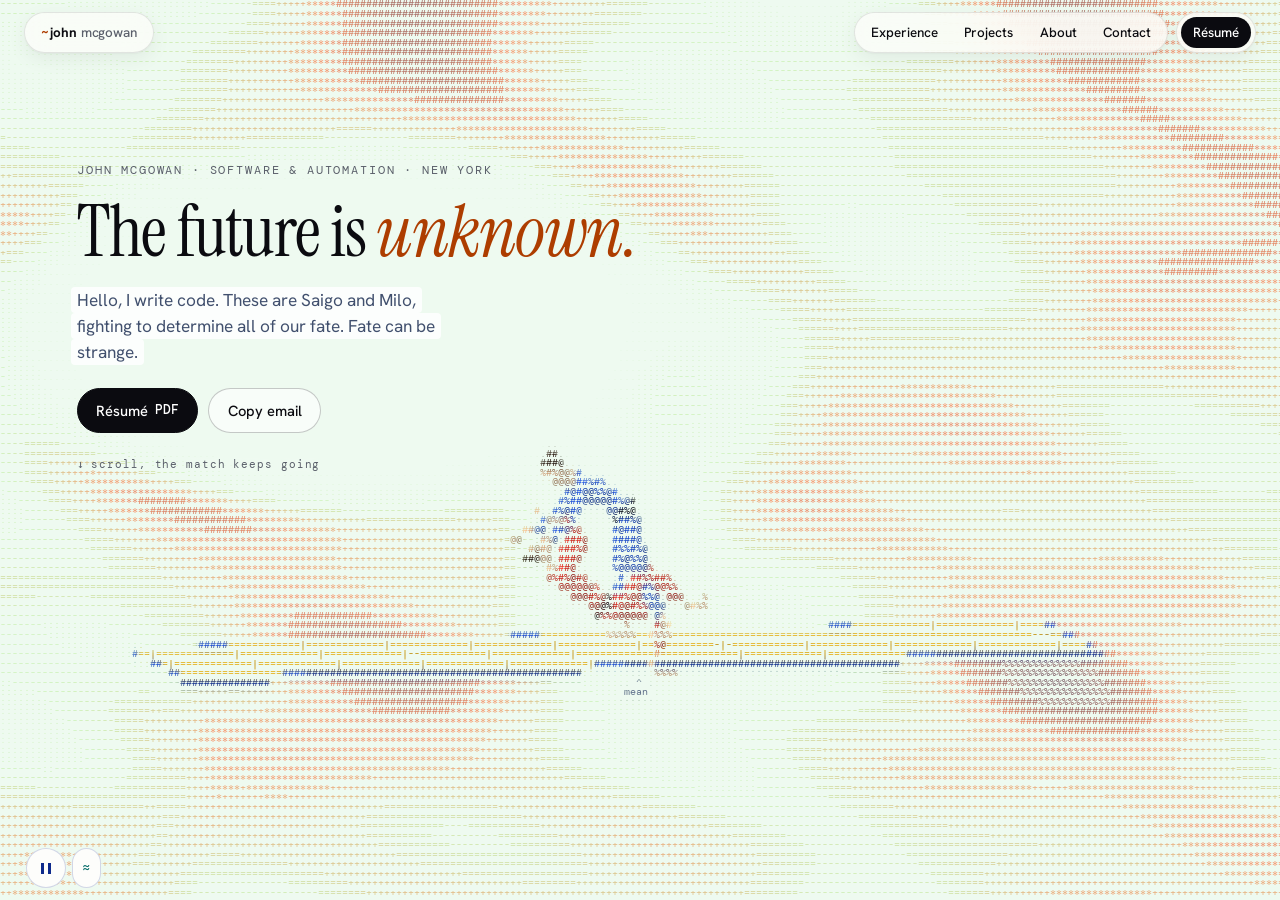
<file: index.html>
<!doctype html>
<html lang="en">
<head>
<meta charset="utf-8">
<meta name="viewport" content="width=device-width, initial-scale=1, viewport-fit=cover">
<meta name="color-scheme" content="light">
<meta name="theme-color" content="#eefaf0">
<title>John McGowan</title>
<meta name="description" content="John McGowan, software and automation in New York: trading-operations and Salesforce automation at a wealth manager, plus web apps, data science and simulations.">
<meta property="og:title" content="John McGowan">
<meta property="og:description" content="Software and automation for people who move money, plus web apps, data science, and a judo match decided by baccarat.">
<meta property="og:type" content="website">
<link rel="icon" href="data:image/svg+xml,%3Csvg xmlns=%27http://www.w3.org/2000/svg%27 viewBox=%270 0 32 32%27%3E%3Crect width=%2732%27 height=%2732%27 fill=%27%23EEFAF0%27/%3E%3Ctext x=%2716%27 y=%2726%27 font-family=%27monospace%27 font-size=%2730%27 font-weight=%27700%27 fill=%27%23FF5A1F%27 text-anchor=%27middle%27%3E~%3C/text%3E%3C/svg%3E">
<link rel="preconnect" href="https://fonts.googleapis.com">
<link rel="preconnect" href="https://fonts.gstatic.com" crossorigin>
<link rel="stylesheet" href="https://fonts.googleapis.com/css2?family=Instrument+Serif:ital@0;1&family=DM+Mono:wght@300;400;500&family=Hanken+Grotesk:wght@400;500;700&family=Libre+Caslon+Text:ital,wght@0,400;0,700;1,400&family=Libre+Franklin:wght@600;700&display=swap">

<style>
  :root{
    padding-top:env(safe-area-inset-top,0px);
    padding-bottom:env(safe-area-inset-bottom,0px);

    /* Tilde — brand tokens */
    --pool:#eefaf0;
    --paper:#fdfdfb;
    --ink:#0e2a8c;
    --tang:#ff5a1f;
    --chrome:#ffc93c;
    --aqua:#12c6c0;
    --lime:#7bdd2e;
    --slate:#5a6a87;
    --tang-ink:#ad3d00;
    --aqua-ink:#0a6f6c;
    --lime-ink:#4f9c18;
    --hair:rgba(14,42,140,.18);
    --scrim:rgba(253,253,251,.86);
    --read:#41506e;

    --disp:"Instrument Serif",ui-serif,Georgia,serif;
    --body:"Hanken Grotesk",system-ui,-apple-system,Segoe UI,sans-serif;
    --mono:"DM Mono",ui-monospace,SFMono-Regular,Menlo,monospace;

    --ease:cubic-bezier(.16,.84,.24,1);
  }

  *,*::before,*::after{box-sizing:border-box}
  /* the document itself never scrolls: Safari 26 draws whatever the root
     scroller has under its translucent toolbar, so the site scrolls inside
     #scroller instead, and all the toolbar can ever show is this colour */
  html{color-scheme:light;height:100%;overflow:hidden;background:var(--ground,#eefaf0)}
  body{
    margin:0;height:100%;overflow:hidden;
    background:var(--ground,#eefaf0);color:var(--ink);
    font-family:var(--body);font-size:clamp(14px,1vw,16px);line-height:1.5;
    -webkit-font-smoothing:antialiased;
  }
  [hidden]{display:none!important}
  :focus-visible{outline:2.5px solid var(--tang);outline-offset:3px;border-radius:2px}
  .sr{position:absolute;width:1px;height:1px;overflow:hidden;clip-path:inset(50%);white-space:nowrap}

  /* ── the water: full screen at the top of the page, shrinking to a
       strip pinned there as you scroll (the clip is set from the script) ── */
  /* the canvas takes no pointer events, so a wheel or a swipe over it
     reaches the scroller underneath; the ripples listen on the window */
  #water{position:fixed;top:0;left:0;width:100%;height:100%;display:block;z-index:3;pointer-events:none;background:var(--ground,#eefaf0)}
  #scroller{position:fixed;inset:0;z-index:1;overflow-y:auto;overflow-x:hidden;-webkit-overflow-scrolling:touch}
  #scroller:focus{outline:none}
  #intro{display:block}

  /* ── the page's own type and surfaces, on white under the strip ── */
  :root{
    --text:#0b0b10;
    --text-2:#5b606b;
    --line:rgba(11,11,16,.1);
    --card:#f4f5f3;
    --serif:"Instrument Serif",ui-serif,Georgia,serif;
    --strip:140px;
    /* the two lines the results chart is about, validated as a pair */
    --c-cnn:#d4500f;
    --c-res:#1f3fbf;
    --c-mute:#b4b8bf;
    /* NCAA wrestlers wear red and green */
    --red:#c8322b;
    --green:#2f8f3a;
  }
  #scroller{scroll-padding-top:calc(var(--strip) + 20px);scroll-behavior:smooth}
  @media (prefers-reduced-motion:reduce){ #scroller{scroll-behavior:auto} }

  .skip{
    position:fixed;z-index:10;left:12px;top:12px;transform:translateY(-200%);
    background:var(--text);color:#fff;padding:.7em 1.1em;border-radius:999px;
    font-weight:600;text-decoration:none;transition:transform .2s var(--ease);
  }
  .skip:focus{transform:none}

  /* ── the landing: who, the line, what I do, two ways in, and a cue,
       beside the bout. It can't live inside #intro — the water canvas sits
       above the scroller — so it stays fixed and the script moves it with
       the scroll. Only the buttons take the pointer. ── */
  .hero{
    position:fixed;z-index:4;left:clamp(16px,6vw,96px);top:max(92px,18vh);margin:0;
    width:min(580px,44vw);pointer-events:none;color:var(--text);will-change:transform,opacity;
  }
  .hero .who{
    font-family:var(--mono);font-size:.72rem;letter-spacing:.16em;text-transform:uppercase;
    color:var(--text-2);margin:0 0 1.1rem;
  }
  .hero h1{
    font-family:var(--serif);font-weight:400;font-size:clamp(2.7rem,5.6vw,5.4rem);
    line-height:.98;letter-spacing:-.02em;margin:0;text-wrap:balance;
  }
  .hero h1 em{color:var(--tang-ink)}
  .hero h1 .nw{white-space:nowrap}
  .hero .sub{
    margin:1.3rem 0 0;max-width:38ch;font-size:clamp(1rem,1.35vw,1.15rem);line-height:1.5;
    color:var(--read);
  }
  /* a highlighter's worth of white behind each line, so the judoka can
     walk under the sentence without the two running together */
  .hero .sub .hl{
    background:rgba(255,255,255,.82);padding:.12em .35em;margin:0 -.35em;border-radius:4px;
    -webkit-box-decoration-break:clone;box-decoration-break:clone;
  }
  .hero .actions{pointer-events:auto;margin-top:1.4rem}
  .hero .cue{
    text-shadow:0 0 8px var(--ground,#eefaf0);display:inline-flex;align-items:center;gap:.6em;margin-top:1.4rem;
    font-family:var(--mono);font-size:.7rem;letter-spacing:.08em;color:var(--text-2);
  }
  .hero .cue i{font-style:normal;display:inline-block;animation:nudge 2.2s var(--ease) infinite}
  @keyframes nudge{0%,100%{transform:translateY(0)}50%{transform:translateY(4px)}}
  @media (prefers-reduced-motion:reduce){ .hero .cue i{animation:none} }
  @media (max-width:720px){
    .hero{left:16px;right:16px;width:auto;top:max(80px,10vh)}
    .hero .sub{max-width:none;font-size:.98rem}
    .hero .cue{display:none}
  }

  /* ── the bar: name and sections, floating over the strip ── */
  .bar{
    position:fixed;z-index:6;left:0;right:0;top:calc(env(safe-area-inset-top,0px) + 12px);
    display:flex;justify-content:space-between;align-items:center;gap:8px;
    padding:0 clamp(12px,2vw,24px);pointer-events:none;
  }
  .bar .pill{pointer-events:auto}
  .bar-r{display:flex;gap:8px;align-items:center}
  .pill{
    display:flex;align-items:center;gap:2px;padding:4px;border-radius:999px;
    background:rgba(253,253,251,.8);border:1px solid var(--line);
    -webkit-backdrop-filter:saturate(1.6) blur(14px);backdrop-filter:saturate(1.6) blur(14px);
    box-shadow:0 1px 2px rgba(11,11,16,.04),0 6px 20px rgba(11,11,16,.06);
  }
  .pill a{
    font-size:.84rem;font-weight:500;color:var(--text);text-decoration:none;
    padding:.42em .9em;border-radius:999px;transition:background .18s,color .18s;
  }
  .pill a:hover{background:rgba(11,11,16,.06)}
  .pill a[aria-current="true"]{background:var(--text);color:#fff}
  .pill .me{font-weight:700;letter-spacing:-.01em}
  .pill .me .t{color:var(--tang-ink);font-family:var(--mono);font-weight:500;margin-right:.1em}
  .pill .me .full{font-weight:500;color:var(--text-2)}
  .pill.cv a{background:var(--text);color:#fff}
  .pill.cv a:hover{background:#26262e}
  @media (max-width:860px){ .pill.cv{display:none} }
  @media (max-width:540px){ .pill .me .full{display:none} }
  @media (max-width:420px){ .pill a{padding:.42em .62em;font-size:.78rem} }

  /* ── the site ── */
  #site{position:relative;z-index:1;background:#fff;color:var(--text)}
  #site:focus{outline:none}
  .wrap{width:min(1120px,100%);margin:0 auto;padding:0 clamp(16px,4vw,40px)}
  .station{padding-top:clamp(72px,10vw,136px)}
  .eyebrow{
    font-family:var(--mono);font-size:.72rem;letter-spacing:.16em;text-transform:uppercase;
    color:var(--text-2);margin:0 0 1rem;
  }
  h2{
    font-family:var(--serif);font-weight:400;font-size:clamp(2.3rem,5vw,4.1rem);
    line-height:1;letter-spacing:-.02em;margin:0;max-width:20ch;text-wrap:balance;
  }
  h2 em{color:var(--text-2)}
  a{color:inherit}

  /* the opening statement: the first sentence in ink, the rest quieter */
  .lede{
    margin:0;max-width:32ch;font-size:clamp(1.55rem,3.3vw,2.6rem);line-height:1.22;
    font-weight:500;letter-spacing:-.022em;color:var(--text-2);text-wrap:pretty;
  }
  .lede b{color:var(--text);font-weight:500}

  /* proof: four numbers, each with what it measures right under it */
  .proof{
    list-style:none;margin:clamp(36px,5vw,64px) 0 0;padding:0;display:grid;gap:12px;
    grid-template-columns:repeat(4,minmax(0,1fr));
  }
  @media (max-width:960px){ .proof{grid-template-columns:repeat(2,minmax(0,1fr))} }
  @media (max-width:420px){ .proof{grid-template-columns:minmax(0,1fr)} }
  .proof li{background:var(--card);border-radius:22px;padding:22px 22px 24px;display:flex;flex-direction:column;gap:8px}
  .proof b{font-size:clamp(2.2rem,3.6vw,3rem);font-weight:600;letter-spacing:-.035em;line-height:1}
  .proof b small{font-size:.5em;font-weight:600;letter-spacing:-.01em;margin-left:.1em;color:var(--text-2)}
  .proof span{font-size:.92rem;line-height:1.45;color:var(--read)}
  .proof i{font-style:normal;font-family:var(--mono);font-size:.64rem;letter-spacing:.1em;text-transform:uppercase;color:var(--text-2);margin-top:auto;padding-top:6px}

  /* ── cards: a job or a project, copy and picture side by side, then
       what's inside ── */
  .stack-list{display:grid;gap:clamp(20px,3vw,32px);margin-top:clamp(28px,5vw,56px)}
  .proj{
    background:var(--card);border-radius:clamp(20px,3vw,32px);
    padding:clamp(24px,4.5vw,56px);container-type:inline-size;
  }
  .proj-top{display:grid;grid-template-columns:minmax(0,1fr) minmax(0,1fr);gap:clamp(24px,4vw,56px);align-items:center}
  .proj-top.solo{grid-template-columns:minmax(0,1fr)}
  @container (max-width:760px){ .proj-top{grid-template-columns:minmax(0,1fr)} }
  .meta{
    display:flex;flex-wrap:wrap;gap:.4em .8em;align-items:center;margin:0 0 1.1rem;
    font-family:var(--mono);font-size:.7rem;letter-spacing:.12em;text-transform:uppercase;color:var(--text-2);
  }
  .meta .n{color:var(--text)}
  .live{display:inline-flex;align-items:center;gap:.45em;color:var(--lime-ink)}
  .live::before{content:"";width:7px;height:7px;border-radius:50%;background:var(--lime);box-shadow:0 0 0 3px rgba(123,221,46,.22)}
  .live.wip{color:#7a5600}
  .live.wip::before{background:var(--chrome);box-shadow:0 0 0 3px rgba(255,201,60,.3)}
  .proj h3{
    font-family:var(--serif);font-weight:400;font-size:clamp(2.6rem,6vw,5rem);
    line-height:.95;letter-spacing:-.025em;margin:0;text-wrap:balance;
  }
  .proj .role{margin:.55rem 0 0;font-size:1rem;font-weight:600;letter-spacing:-.01em}
  .proj .role span{font-weight:400;color:var(--text-2)}
  .proj .line{
    margin:.7rem 0 0;max-width:26ch;font-size:clamp(1.25rem,2.2vw,1.6rem);
    line-height:1.25;font-weight:500;letter-spacing:-.015em;text-wrap:balance;
  }
  .proj .body{margin:1rem 0 0;max-width:48ch;font-size:1rem;line-height:1.6;color:var(--read)}
  .actions{display:flex;flex-wrap:wrap;gap:10px;margin-top:1.6rem}
  /* a short window (a laptop with its toolbars): the cards tighten up
     before the script has to fold or shrink them, mostly by sizing the
     display type to the height as well as the width */
  @media (min-width:761px) and (max-height:900px){
    .proj{padding-block:clamp(20px,4.5vh,44px)}
    .proj-top{gap:clamp(20px,3vw,40px)}
    .proj h3{font-size:clamp(2.2rem,min(6vw,9vh),5rem)}
    .proj .line{margin-top:.45rem;font-size:clamp(1.1rem,min(2.2vw,3.6vh),1.6rem)}
    .proj .body{margin-top:.65rem;line-height:1.5}
    .proj .meta{margin-bottom:.7rem}
    .proj .actions{margin-top:1.1rem}
  }
  .btn{
    display:inline-flex;align-items:center;gap:.45em;font:inherit;font-size:.92rem;font-weight:500;
    padding:.72em 1.25em;border-radius:999px;cursor:pointer;text-decoration:none;
    background:var(--text);color:#fff;border:1px solid var(--text);min-height:44px;
    transition:transform .18s var(--ease),background .18s,color .18s;
  }
  .btn:hover{transform:translateY(-1px);background:#26262e}
  .btn.ghost{background:rgba(255,255,255,.6);color:var(--text);border-color:rgba(11,11,16,.22)}
  .btn.ghost:hover{background:rgba(11,11,16,.05)}
  .btn .arr{font-family:var(--mono);font-size:.85em}
  .btn[data-copied]{background:var(--lime-ink);border-color:var(--lime-ink);color:#fff}

  .facts{
    list-style:none;margin:clamp(28px,4vw,48px) 0 0;padding:clamp(20px,3vw,28px) 0 0;
    border-top:1px solid var(--line);display:grid;gap:22px clamp(20px,3vw,36px);
    grid-template-columns:repeat(4,minmax(0,1fr));
  }
  .facts.three{grid-template-columns:repeat(3,minmax(0,1fr))}
  @container (max-width:900px){ .facts,.facts.three{grid-template-columns:repeat(2,minmax(0,1fr))} }
  @container (max-width:480px){ .facts,.facts.three{grid-template-columns:minmax(0,1fr)} }
  .facts b{display:block;font-size:.95rem;font-weight:700;letter-spacing:-.01em;margin-bottom:.3rem}
  .facts span{display:block;font-size:.9rem;line-height:1.5;color:var(--read)}
  /* what was built, then what it bought */
  .case .win{margin-top:.4rem;color:var(--text);font-weight:600}
  .stack{margin:22px 0 0;display:flex;flex-wrap:wrap;gap:6px;list-style:none;padding:0}
  .stack li{
    font-family:var(--mono);font-size:.68rem;letter-spacing:.04em;color:var(--text-2);
    padding:.35em .75em;border-radius:999px;border:1px solid var(--line);background:#fff;
  }
  .note{margin:18px 0 0;font-size:.88rem;line-height:1.55;color:var(--read);max-width:80ch}
  .note b{color:var(--text)}

  /* ── the Orion → Salesforce sync, drawn as boxes and wires ── */
  .flow{
    margin:0;justify-self:stretch;background:#fff;border-radius:24px;padding:22px;
    box-shadow:0 0 0 1px var(--line);display:grid;gap:14px;
  }
  .flow-row{display:grid;grid-template-columns:auto minmax(28px,1fr) auto minmax(28px,1fr) auto;align-items:center}
  .node{border-radius:14px;padding:12px 14px;border:1px solid var(--line);background:var(--card);text-align:center}
  .node b{display:block;font-size:.95rem;letter-spacing:-.01em}
  .node span{display:block;font-family:var(--mono);font-size:.6rem;letter-spacing:.08em;color:var(--text-2);margin-top:2px}
  .node.mid{background:var(--text);color:#fff;border-color:var(--text)}
  .node.mid span{color:rgba(255,255,255,.65)}
  .wire{position:relative;height:2px;background:repeating-linear-gradient(90deg,var(--c-mute) 0 4px,transparent 4px 8px);margin:0 6px}
  .wire::after{content:"";position:absolute;right:-2px;top:-4px;border:5px solid transparent;border-left:7px solid var(--c-mute);border-right:0}
  .wire i{position:absolute;top:-3px;left:0;width:8px;height:8px;border-radius:50%;background:var(--aqua);box-shadow:0 0 0 2px #fff;animation:packet 2.6s linear infinite}
  .wire.b i{animation-delay:1.3s;background:var(--tang)}
  @keyframes packet{from{left:0}to{left:calc(100% - 8px)}}
  @media (prefers-reduced-motion:reduce){ .wire i{animation:none;left:calc(50% - 4px)} }
  .still .wire i,.still .hero .cue i{animation-play-state:paused}
  .steps{display:flex;flex-wrap:wrap;gap:6px;justify-content:center}
  .steps span{font-family:var(--mono);font-size:.64rem;letter-spacing:.06em;padding:.3em .7em;border-radius:999px;background:var(--card);color:var(--text-2)}
  .flow figcaption{display:flex;justify-content:space-between;gap:12px;flex-wrap:wrap;font-family:var(--mono);font-size:.64rem;letter-spacing:.06em;color:var(--text-2);border-top:1px solid var(--line);padding-top:12px}
  .flow figcaption b{color:var(--text);font-weight:500}
  @container (max-width:420px){
    .flow-row{grid-template-columns:minmax(0,1fr);gap:0;justify-items:stretch}
    .wire{width:2px;height:26px;margin:4px auto;background:repeating-linear-gradient(180deg,var(--c-mute) 0 4px,transparent 4px 8px)}
    .wire::after{right:-4px;top:auto;bottom:-3px;border:5px solid transparent;border-top:7px solid var(--c-mute);border-bottom:0}
    .wire i{left:-3px;animation-name:packetv}
  }
  @keyframes packetv{from{top:0}to{top:calc(100% - 8px)}}

  /* ── the rest of the experience, one row each ── */
  .xp{list-style:none;margin:clamp(20px,3vw,32px) 0 0;padding:0}
  .xp li{display:grid;grid-template-columns:minmax(150px,.9fr) minmax(0,2.4fr);gap:8px 32px;padding:24px 4px;border-top:1px solid var(--line)}
  .xp li:last-child{border-bottom:1px solid var(--line)}
  .xp .when{font-family:var(--mono);font-size:.7rem;letter-spacing:.08em;color:var(--text-2);padding-top:.3em}
  .xp h3{font-size:1.15rem;font-weight:700;letter-spacing:-.015em;margin:0}
  .xp .r{margin:.15rem 0 0;color:var(--text-2);font-size:.95rem}
  .xp p.d{margin:.6rem 0 0;line-height:1.55;color:var(--read);max-width:68ch}
  .xp .badge{display:inline-block;margin-left:.5em;font-family:var(--mono);font-size:.6rem;letter-spacing:.1em;text-transform:uppercase;padding:.25em .6em;border-radius:999px;background:rgba(255,201,60,.28);color:#7a5600;vertical-align:2px}
  @media (max-width:720px){ .xp li{grid-template-columns:minmax(0,1fr)} }

  /* ── Ninth Circle, drawn small: the feed in its own clothes, a 1950s
       quarterly report. Cream stock, black ink, one brick-red spot colour,
       Libre Caslon to read and Franklin capitals to scan, rules for boxes ── */
  .nc{
    --ink:#1d1b17;--dim:#4f4a40;--faint:#857e6e;--rule:rgba(29,27,23,.2);--brick:#b0391f;
    --caps:600 .6rem/1.3 "Libre Franklin","Franklin Gothic Medium","Helvetica Neue",Arial,sans-serif;
    margin:0;justify-self:center;width:min(100%,380px);color:var(--ink);background:#f3eee2;
    border-radius:3px;padding:20px 22px 8px;font:15px/1.4 "Libre Caslon Text","Century Schoolbook",Georgia,serif;
    box-shadow:0 30px 60px -28px rgba(29,27,23,.5),0 0 0 1px rgba(29,27,23,.12);
  }
  .nc-mark{margin:0;text-align:center;font:700 .72rem/1 "Libre Franklin",Arial,sans-serif;letter-spacing:.24em;text-transform:uppercase}
  .nc-rule{height:6px;margin-top:10px;border-top:3px solid var(--ink);border-bottom:1px solid var(--ink)}
  .nc-eye,.nc-day,.nc-who{font:var(--caps);letter-spacing:.13em;text-transform:uppercase}
  .nc-eye{margin:9px 0 0;text-align:center;color:var(--brick)}
  .nc-hi{margin:8px 0 0;text-align:center;font-size:1.6rem;line-height:1.1;letter-spacing:-.01em}
  .nc-day{margin:16px 0 0;padding-bottom:6px;border-bottom:1px solid var(--ink);color:var(--brick)}
  .nc-item{display:grid;grid-template-columns:62px minmax(0,1fr);gap:14px;padding:12px 0 13px;border-bottom:1px solid var(--rule)}
  .nc-item:last-of-type{border-bottom:0}
  .nc-item svg{display:block;width:62px;height:62px;outline:1px solid rgba(29,27,23,.32);outline-offset:-1px}
  .nc-who{margin:0;color:var(--faint)}
  .nc-who b{color:var(--ink);font-weight:700}
  .nc-t{margin:.35rem 0 0;font-size:1.02rem;font-weight:700;line-height:1.2}
  .nc-t span{margin-left:.3rem;font-weight:400;font-style:italic;color:var(--faint)}
  .nc-a{margin:0;font-size:.9rem;font-style:italic;color:var(--dim)}
  .nc-row{display:flex;align-items:center;gap:10px;margin-top:.4rem;min-width:0}
  .nc-fav{font-size:.84rem;font-style:italic;color:var(--dim);white-space:nowrap;overflow:hidden;text-overflow:ellipsis}
  .nc-fav::before{content:"\266A";margin-right:.35em;font-style:normal;color:var(--brick)}
  /* stars: a faint row, and an ink row clipped to the rating. Each row is a
     slider: drag or tap across it, or use the arrow keys. The ::after
     pads the target so a thumb can find it */
  .stars{position:relative;display:inline-block;flex:none;font-size:16px;letter-spacing:2px;line-height:1;color:rgba(29,27,23,.16);white-space:nowrap}
  .stars[role=slider]{cursor:pointer;touch-action:pan-y;-webkit-user-select:none;user-select:none}
  .stars[role=slider]::after{content:"";position:absolute;inset:-12px -6px}
  .stars::before{content:"\2605\2605\2605\2605\2605"}
  .stars .lit{position:absolute;inset:0 auto 0 0;overflow:hidden;color:var(--ink);width:calc(var(--r,0) * 10%)}
  .stars .lit::before{content:"\2605\2605\2605\2605\2605"}
  .stars:focus-visible{outline:2px solid var(--brick);outline-offset:4px;border-radius:2px}
  .nc-val{flex:none;font:var(--caps);font-size:.66rem;letter-spacing:.04em;min-width:1.8em}
  .nc-cap{margin:2px 0 8px;padding-top:10px;border-top:1px solid var(--rule);font-size:.8rem;font-style:italic;color:var(--faint)}

  /* ── a card that won't fit the window: its facts, stack (and wrestlELO's
       math) fold behind one button, set by the script. On a screen tall
       enough the button never shows and the details stay open. ── */
  .fold > summary{display:none}
  .proj.tight .fold > summary{
    display:flex;list-style:none;cursor:pointer;margin-top:clamp(18px,3vh,28px);padding-top:clamp(12px,2vh,18px);
    border-top:1px solid var(--line);border-radius:2px;
  }
  .fold > summary::-webkit-details-marker{display:none}
  .fold > summary:focus-visible{outline:2px solid var(--text);outline-offset:4px}
  .proj.tight .fold[open] > .facts{border-top:0;margin-top:14px;padding-top:0}
  /* the two pictures sized by width, held to a width whose height fits */
  .proj.tight .shot{max-width:calc((var(--fit) - 190px) * 1.39);justify-self:center;width:100%}
  .proj.tight .chart{max-width:calc((var(--fit) - 230px) * 1.7);justify-self:center;width:100%}
  .tog{
    display:inline-flex;align-items:center;gap:.5em;padding:.45em .9em;border-radius:99px;
    box-shadow:0 0 0 1px var(--line);font-family:var(--mono);font-size:.66rem;letter-spacing:.08em;color:var(--text);
    background:var(--paper,#fff);transition:background .2s var(--ease);
  }
  .tog i,.tog b{font-style:normal;font-weight:400}
  .tog b,.fold[open] > summary .tog i{display:none}
  .fold[open] > summary .tog b{display:inline}
  .tog::after{content:"";width:.5em;height:.5em;border:solid currentColor;border-width:0 1.5px 1.5px 0;transform:translateY(-.15em) rotate(45deg);transition:transform .25s var(--ease)}
  .fold[open] > summary .tog::after{transform:translateY(.1em) rotate(-135deg)}
  .fold > summary:hover .tog{background:var(--card)}

  /* ── Quill: the real app, in a plain window frame ── */
  .shot{
    margin:0;justify-self:stretch;background:#fff;border-radius:14px;overflow:hidden;
    box-shadow:0 0 0 1px var(--line),0 30px 60px -30px rgba(11,11,16,.4);
  }
  .shot-bar{display:flex;gap:6px;padding:9px 12px;background:#ececea;border-bottom:1px solid var(--line)}
  .shot-bar i{width:9px;height:9px;border-radius:50%;background:#c8c7c2}
  .shot a{display:block}
  .shot img{display:block;width:100%;height:auto}
  .shot figcaption{padding:10px 14px;border-top:1px solid var(--line);font-family:var(--mono);font-size:.6rem;letter-spacing:.06em;color:var(--text-2)}

  /* ── wrestlELO: a scoreboard running the expected-score formula ── */
  .elo{
    margin:0;justify-self:center;width:min(100%,420px);background:#fff;border-radius:24px;
    padding:20px;box-shadow:0 0 0 1px var(--line),0 24px 50px -30px rgba(11,11,16,.35);
  }
  .elo-head{display:flex;justify-content:space-between;align-items:baseline;font-family:var(--mono);font-size:.62rem;letter-spacing:.14em;text-transform:uppercase;color:var(--text-2);margin-bottom:14px}
  .corner{display:grid;grid-template-columns:auto minmax(0,1fr) auto;align-items:center;gap:12px;padding:10px 0}
  .corner + .corner{border-top:1px solid var(--line)}
  .band{width:12px;height:34px;border-radius:4px;background:var(--red)}
  .corner.g .band{background:var(--green)}
  .corner label{display:block;font-size:.8rem;font-weight:600}
  .corner label span{font-weight:400;color:var(--text-2)}
  .corner input[type=range]{width:100%;margin:.35rem 0 0;accent-color:var(--red)}
  .corner.g input[type=range]{accent-color:var(--green)}
  .corner output{font-size:1.6rem;font-weight:600;letter-spacing:-.03em;font-variant-numeric:tabular-nums;min-width:3.2ch;text-align:right}
  .odds{margin-top:12px}
  .odds-bar{display:flex;height:12px;border-radius:999px;overflow:hidden;gap:2px;background:#fff}
  .odds-bar i{display:block;background:var(--red);transition:flex-grow .25s var(--ease)}
  .odds-bar i + i{background:var(--green)}
  .odds-txt{display:flex;justify-content:space-between;margin-top:8px;font-size:.92rem}
  .odds-txt b{font-weight:600;font-variant-numeric:tabular-nums}
  .formula{margin:14px 0 0;padding:10px 12px;border-radius:12px;background:var(--card);font-family:var(--mono);font-size:.7rem;line-height:1.6;color:var(--text-2);overflow-x:auto;white-space:nowrap}
  .formula b{color:var(--text);font-weight:500}
  .elo figcaption{margin-top:10px;font-family:var(--mono);font-size:.6rem;letter-spacing:.06em;color:var(--text-2)}

  /* ── wrestlELO's math: four steps, typeset in MathML ── */
  .math{margin-top:clamp(28px,4vw,48px);background:#fff;border-radius:24px;padding:clamp(20px,3.5vw,36px);box-shadow:0 0 0 1px var(--line)}
  .math h4{font-family:var(--serif);font-weight:400;font-size:clamp(1.8rem,3.4vw,2.4rem);letter-spacing:-.015em;line-height:1;margin:0}
  .math-lede{display:block;margin:.6rem 0 0;max-width:62ch;color:var(--read);font-size:.95rem;line-height:1.55}
  /* collapsed by default: the heading and its one line are the button */
  .math summary{list-style:none;cursor:pointer;display:flex;align-items:flex-start;justify-content:space-between;gap:16px;border-radius:12px}
  .math summary::-webkit-details-marker{display:none}
  .math summary:focus-visible{outline:2px solid var(--text);outline-offset:6px}
  .math-tog{
    flex:none;display:inline-flex;align-items:center;gap:.5em;margin-top:.3rem;padding:.45em .9em;border-radius:99px;
    box-shadow:0 0 0 1px var(--line);font-family:var(--mono);font-size:.66rem;letter-spacing:.08em;color:var(--text);
    transition:background .2s var(--ease);
  }
  .math-tog i,.math-tog b{font-style:normal;font-weight:400}
  .math-tog b,.math[open] .math-tog i{display:none}
  .math[open] .math-tog b{display:inline}
  .math-tog::after{content:"";width:.5em;height:.5em;border:solid currentColor;border-width:0 1.5px 1.5px 0;transform:translateY(-.15em) rotate(45deg);transition:transform .25s var(--ease)}
  .math[open] .math-tog::after{transform:translateY(.1em) rotate(-135deg)}
  .math summary:hover .math-tog{background:var(--card)}
  @container (max-width:480px){ .math summary{flex-direction:column} }
  .eqs{list-style:none;margin:clamp(18px,3vw,28px) 0 0;padding:0;display:grid;gap:clamp(18px,3vw,28px) clamp(20px,4vw,48px);grid-template-columns:repeat(2,minmax(0,1fr))}
  @container (max-width:760px){ .eqs{grid-template-columns:minmax(0,1fr)} }
  .eqs li{border-top:1px solid var(--line);padding-top:16px;min-width:0}
  .eq-k{display:flex;align-items:center;gap:.6em;margin:0;font-family:var(--mono);font-size:.66rem;letter-spacing:.14em;text-transform:uppercase;color:var(--text-2)}
  .eq-k span{display:grid;place-items:center;width:1.9em;height:1.9em;border-radius:50%;background:var(--text);color:#fff;font-size:.9em;letter-spacing:0}
  .eqs math{font-size:1.3rem;margin:.9rem 0 .7rem;padding:.4rem 0;overflow-x:auto;overflow-y:hidden;color:var(--text);font-family:"STIX Two Math","Cambria Math","Latin Modern Math",math,serif}
  .eqs li > p:not(.eq-k){margin:.4rem 0 0;font-size:.9rem;line-height:1.55;color:var(--read)}
  .eqs i{font-family:var(--serif);font-size:1.12em;color:var(--text)}
  .ex{background:var(--card);border-radius:12px;padding:10px 12px;color:var(--text)!important}
  .ex b{font-variant-numeric:tabular-nums}
  .ex select{font:inherit;font-weight:600;color:var(--text);background:#fff;border:1px solid rgba(11,11,16,.2);border-radius:8px;padding:.15em .4em;margin:0 .1em}

  /* ── the small-data study: accuracy against examples per class ── */
  .chart{
    margin:0;justify-self:stretch;background:#fff;border-radius:24px;padding:18px 18px 12px;
    box-shadow:0 0 0 1px var(--line);position:relative;
  }
  .chart-title{margin:0;font-size:.95rem;font-weight:600;letter-spacing:-.01em}
  .chart-sub{margin:.15rem 0 0;font-size:.8rem;color:var(--text-2)}
  .legend{display:flex;flex-wrap:wrap;gap:6px 14px;margin:10px 0 2px;padding:0;list-style:none;font-size:.78rem;color:var(--text-2)}
  .legend li{display:flex;align-items:center;gap:6px}
  .legend i{width:14px;height:2px;border-radius:2px;background:var(--k)}
  .chart svg{display:block;width:100%;height:auto;overflow:visible;touch-action:pan-y}
  .chart .grid line{stroke:#e7e8ea;stroke-width:1}
  .chart .ax text{font-family:var(--mono);font-size:10px;fill:#6b7079}
  .chart .ln{fill:none;stroke-width:2;stroke-linejoin:round;stroke-linecap:round}
  .chart .ln.mute{stroke:var(--c-mute);stroke-width:1.5}
  .chart .dot{stroke:#fff;stroke-width:2}
  .chart .lab{font-family:var(--body);font-size:11px;font-weight:600;fill:var(--text)}
  .chart .ann{font-family:var(--body);font-size:10.5px;fill:var(--text-2)}
  .chart .xh{stroke:#9aa0a8;stroke-width:1}
  .tip{
    position:absolute;pointer-events:none;background:var(--text);color:#fff;border-radius:10px;
    padding:8px 10px;font-size:.74rem;line-height:1.45;min-width:150px;opacity:0;transform:translateY(4px);
    transition:opacity .12s,transform .12s;box-shadow:0 10px 24px -10px rgba(11,11,16,.5);
  }
  .tip.on{opacity:1;transform:none}
  .tip b{display:block;font-weight:600;margin-bottom:2px}
  .tip span{display:flex;align-items:center;gap:6px;justify-content:space-between}
  .tip span i{width:8px;height:8px;border-radius:50%;background:var(--k);flex:none}
  .tip span em{font-style:normal;margin-right:auto}
  .chart details{margin-top:8px;font-size:.78rem;color:var(--text-2)}
  .chart summary{cursor:pointer;font-family:var(--mono);font-size:.64rem;letter-spacing:.08em;padding:4px 0}
  .chart table{width:100%;border-collapse:collapse;margin-top:6px;font-variant-numeric:tabular-nums}
  .chart th,.chart td{text-align:right;padding:4px 6px;border-bottom:1px solid var(--line)}
  .chart th:first-child,.chart td:first-child{text-align:left}

  /* ── Zob: the terminal sits under the copy, full width ── */
  .proj .term{margin-top:clamp(24px,3vw,36px)}
  /* beside the copy, like the other cards' pictures; the terminal sizes
     itself to its own column, so there it stacks: Zob on top, the fields
     in two columns under him */
  .proj-top .term{margin-top:0;container-type:inline-size;width:100%;max-width:460px;justify-self:center}

  /* ── also built: one row each; rows without a public link aren't links ── */
  .more{margin-top:clamp(56px,8vw,96px)}
  .more h3{font-size:1.05rem;font-weight:700;letter-spacing:-.01em;margin:0 0 .4rem}
  .rows{list-style:none;margin:0;padding:0}
  .rows li{border-top:1px solid var(--line)}
  .rows li:last-child{border-bottom:1px solid var(--line)}
  .rows .row{
    display:grid;grid-template-columns:minmax(140px,.8fr) minmax(0,2.2fr) minmax(0,1fr) 1.2em;
    gap:16px;align-items:baseline;padding:18px 4px;text-decoration:none;transition:background .18s,padding .25s var(--ease);
  }
  .rows a.row:hover{background:var(--card);padding-left:14px;padding-right:14px}
  .rows .nm{font-weight:700;letter-spacing:-.01em}
  .rows .ds{color:var(--read);line-height:1.45}
  .rows .tk{font-family:var(--mono);font-size:.68rem;color:var(--text-2);letter-spacing:.04em}
  .rows .go{font-family:var(--mono);font-size:.8rem;color:var(--text-2);transition:transform .2s var(--ease),color .2s}
  .rows a.row:hover .go{transform:translate(2px,-2px);color:var(--tang-ink)}
  @media (max-width:720px){
    .rows .row{grid-template-columns:minmax(0,1fr) auto;gap:4px 12px}
    .rows .ds,.rows .tk{grid-column:1 / -1}
    .rows .go{grid-row:1;grid-column:2}
  }

  /* ── about: prose beside a fact sheet ── */
  .about{display:grid;grid-template-columns:minmax(0,1.25fr) minmax(0,1fr);gap:clamp(28px,5vw,72px);margin-top:clamp(28px,5vw,52px);align-items:start}
  @media (max-width:860px){ .about{grid-template-columns:minmax(0,1fr)} }
  .about .prose p{margin:0;font-size:clamp(1.05rem,1.5vw,1.2rem);line-height:1.6;color:var(--read);max-width:56ch}
  .about .prose p + p{margin-top:1rem}
  .about .prose b{color:var(--text);font-weight:600}
  .sheet{margin:0;background:var(--card);border-radius:22px;padding:6px 22px}
  .sheet div{padding:14px 0;border-top:1px solid var(--line)}
  .sheet div:first-child{border-top:0}
  .sheet dt{font-family:var(--mono);font-size:.64rem;letter-spacing:.14em;text-transform:uppercase;color:var(--text-2)}
  .sheet dd{margin:.35rem 0 0;font-size:.92rem;line-height:1.5}
  .sheet dd small{display:block;color:var(--text-2);font-size:.86rem}

  /* ── now: four short columns ── */
  .now{
    list-style:none;margin:clamp(28px,5vw,52px) 0 0;padding:0;display:grid;gap:12px;
    grid-template-columns:repeat(auto-fit,minmax(230px,1fr));
  }
  .now li{background:var(--card);border-radius:22px;padding:24px 24px 26px}
  .now .k{
    display:flex;align-items:center;gap:.55em;margin:0 0 .9rem;
    font-family:var(--mono);font-size:.68rem;letter-spacing:.14em;text-transform:uppercase;color:var(--text-2);
  }
  .now .k::before{content:"";width:8px;height:8px;border-radius:2px;background:var(--dot,var(--aqua))}
  .now p{margin:0;font-size:1.06rem;line-height:1.45;letter-spacing:-.008em}
  .stamp{margin:14px 0 0;font-family:var(--mono);font-size:.66rem;letter-spacing:.06em;color:var(--text-2)}

  /* ── contact ── */
  /* one compact row: the ask on the left, the ways in on the right. The
     address itself never appears as text, see the script */
  .hello-row{display:flex;flex-wrap:wrap;align-items:flex-end;justify-content:space-between;gap:20px 40px}
  .hello h2{font-size:clamp(2.2rem,4.6vw,3.4rem);max-width:none}
  .hello .said{margin:.8rem 0 0;max-width:46ch;font-size:1rem;line-height:1.5;color:var(--read)}
  .hello .actions{margin:0}

  /* ── colophon ── */
  .colo{
    margin-top:clamp(48px,6vw,80px);padding:28px 0 calc(96px + env(safe-area-inset-bottom,0px));
    border-top:1px solid var(--line);display:flex;flex-wrap:wrap;justify-content:space-between;gap:12px 32px;
    font-size:.84rem;line-height:1.55;color:var(--text-2);
  }
  .colo p{margin:0;max-width:62ch}

  .sr-live{position:absolute;width:1px;height:1px;overflow:hidden;clip-path:inset(50%);white-space:nowrap}

  /* ── zob: a green-screen terminal inside the project ─ */
  .term{
    --g:#39ff6a; --gd:#23a54a; --gl:rgba(57,255,106,.3); --bg:#050a06;
    position:relative;overflow:hidden;margin-top:1.1rem;
    background:var(--bg);color:var(--g);border:1.5px solid var(--gl);border-radius:10px;
    font-family:var(--mono);font-size:.72rem;line-height:1.35;font-variant-numeric:tabular-nums;
    text-shadow:0 0 6px rgba(57,255,106,.45);
  }
  /* scanlines, over everything and under nothing interactive */
  .term::after{
    content:"";position:absolute;inset:0;pointer-events:none;
    background:repeating-linear-gradient(0deg,rgba(0,0,0,.24) 0 1px,transparent 1px 3px);
  }
  .term button{
    font:inherit;color:var(--g);background:transparent;border:0;cursor:pointer;
    padding:.1em .4em;border-radius:2px;text-shadow:inherit;
  }
  .term button:hover{background:rgba(57,255,106,.16)}
  .term button[aria-pressed="true"],.term button[aria-expanded="true"]{background:var(--g);color:var(--bg);text-shadow:none}
  .term .k{color:var(--gd);font-size:.62rem;letter-spacing:.14em}
  .tbar{
    display:flex;justify-content:space-between;align-items:center;gap:1em;
    padding:.45em .8em;border-bottom:1px solid var(--gl);color:var(--gd);
  }
  .tbar > span{overflow:hidden;text-overflow:ellipsis;white-space:nowrap}
  .tbar button{flex:none}
  .tgrid{display:grid;grid-template-columns:auto minmax(0,1fr) minmax(0,1fr);border-bottom:1px solid var(--gl)}
  .zart{
    grid-row:1 / span 4;margin:0;padding:.8em 1.2em;border-right:1px solid var(--gl);
    font:inherit;line-height:1.2;white-space:pre;display:flex;align-items:center;
  }
  .tc{display:flex;flex-direction:column;gap:.1em;min-width:0;padding:.45em .8em;border-bottom:1px solid var(--gl)}
  .tc.l{border-right:1px solid var(--gl)}
  .tc.end{border-bottom:0}
  .tc .v{white-space:nowrap;overflow:hidden;text-overflow:ellipsis}
  .tc .big{font-size:2.3rem;line-height:1.05}
  .tc[data-won="false"] .v{opacity:.35}
  .tctl{display:flex;flex-wrap:wrap;gap:.35em 1.4em;padding:.5em .8em}
  .tctl .k{margin-right:.5em}
  .zenv{border-top:1px solid var(--gl);padding:.6em .8em .8em}
  .zh{display:flex;justify-content:space-between;gap:1em;margin:0 0 .4em;color:var(--gd)}
  #z-chart{display:block;width:100%;height:120px}
  .zkey{margin:.4em 0 .5em;color:var(--gd);font-size:.62rem}
  .zlog{margin:0;padding-top:.5em;border-top:1px dashed var(--gl);font:inherit;white-space:pre;overflow-x:auto;min-height:8.2em}
  @container (max-width:520px){
    .tgrid{grid-template-columns:minmax(0,1fr) minmax(0,1fr)}
    .zart{grid-row:auto;grid-column:1 / -1;justify-content:center;border-right:0;border-bottom:1px solid var(--gl)}
  }


  /* ── Sharp: the Mandarin widget, as a little window over the page. Its
       own colours: translucent emerald, gold labels, red flags. ── */
  .sharp{
    position:fixed;z-index:8;right:clamp(12px,2vw,26px);bottom:calc(clamp(12px,2vw,26px) + env(safe-area-inset-bottom,0px));
    width:312px;color:#fff;font-family:var(--mono);border-radius:14px;overflow:hidden;
    background:rgba(6,78,59,.9);-webkit-backdrop-filter:blur(10px) saturate(1.3);backdrop-filter:blur(10px) saturate(1.3);
    box-shadow:0 24px 60px -18px rgba(6,40,30,.55),0 0 0 1px rgba(255,255,255,.12) inset;
  }
  .sharp[hidden]{display:none}
  .sharp::after{
    content:"";position:absolute;inset:0;pointer-events:none;
    background:repeating-linear-gradient(0deg,rgba(255,255,255,.035) 0 1px,transparent 1px 2px);
  }
  .sharp-bar{
    position:relative;height:34px;display:flex;align-items:center;justify-content:space-between;
    padding:0 6px 0 12px;cursor:grab;touch-action:none;user-select:none;-webkit-user-select:none;
    background:linear-gradient(#0b5a45,#08503d);border-bottom:2px solid #d4b483;
  }
  .sharp-bar:active{cursor:grabbing}
  .sharp-t{position:relative;z-index:2;font-size:.68rem;font-weight:500;letter-spacing:.16em;text-transform:uppercase;color:#ffc93c}
  .sharp-x{
    position:relative;z-index:2;width:28px;height:28px;border-radius:8px;border:0;cursor:pointer;
    background:transparent;color:#fff;font:inherit;font-size:1rem;line-height:1;
  }
  .sharp-x:hover{background:rgba(255,255,255,.14)}
  .sharp-x:focus-visible{outline:2px solid #ffc93c;outline-offset:1px}
  /* the pixel armies: two squads march in, clash, and the survivors win */
  .battle{position:absolute;left:70px;right:40px;top:0;bottom:0;overflow:hidden}
  .sq{position:absolute;bottom:5px;display:flex;gap:4px;align-items:flex-end;transition:transform 3.2s steps(16)}
  .sq.l{left:0}
  .sq.r{right:0;flex-direction:row-reverse}
  .px{position:relative;width:5px;height:9px;background:#e8e1c8;box-shadow:0 -3px 0 -1px #f3d9b1;transition:transform .5s,opacity .9s}
  .sq.r .px{background:#cfe3d8}
  .px.flag::before{content:"";position:absolute;left:2px;bottom:9px;width:1px;height:12px;background:#d4b483}
  .px.flag::after{content:"";position:absolute;left:3px;bottom:15px;width:8px;height:5px;background:var(--fc,#c8322b)}
  .sq.r .px.flag::after{left:auto;right:3px}
  .px.down{transform:rotate(90deg) translate(3px,-2px);opacity:.15}
  .sq.won .px:not(.down){animation:hop .45s steps(3) 3}
  @keyframes hop{50%{transform:translateY(-4px)}}
  .flash{position:absolute;left:50%;top:50%;width:26px;height:26px;margin:-13px;border-radius:50%;background:radial-gradient(#fff6c8,rgba(255,201,60,0) 70%);animation:boom .5s ease-out forwards}
  @keyframes boom{from{transform:scale(.2);opacity:1}to{transform:scale(1.8);opacity:0}}
  .sharp-body{position:relative;z-index:1;padding:12px}
  #sharp-in{
    width:100%;box-sizing:border-box;margin:0;padding:.6em .7em;border-radius:8px;
    border:1px solid rgba(255,255,255,.16);background:rgba(255,255,255,.07);color:#fff;
    font:inherit;font-size:1rem;transition:border-color .2s,box-shadow .2s;
  }
  #sharp-in::placeholder{color:rgba(255,255,255,.55)}
  #sharp-in:focus{outline:none;border-color:#ffc93c;box-shadow:0 0 0 3px rgba(255,201,60,.22)}
  .sharp-chips{display:flex;flex-wrap:wrap;gap:6px;margin-top:8px;align-items:center}
  .sharp-chips span{font-size:.58rem;letter-spacing:.12em;text-transform:uppercase;color:rgba(255,255,255,.6);margin-right:2px}
  .sharp-chips button{
    font:inherit;font-size:.82rem;color:#fff;cursor:pointer;padding:.25em .6em;border-radius:999px;
    border:1px solid rgba(255,255,255,.2);background:rgba(255,255,255,.06);
  }
  .sharp-chips button:hover{background:rgba(255,255,255,.16)}
  .sharp-chips button:focus-visible{outline:2px solid #ffc93c;outline-offset:1px}
  .sharp-out{display:grid;gap:8px;margin-top:10px}
  .sharp-sec{background:rgba(255,255,255,.06);border-radius:8px;padding:8px 10px}
  .sharp-sec b{display:block;font-size:.58rem;font-weight:500;letter-spacing:.14em;text-transform:uppercase;color:#ffc93c;margin-bottom:3px}
  .sharp-sec p{margin:0;font-size:.88rem;line-height:1.4;overflow-wrap:anywhere}
  .sharp-sec small{display:block;margin-top:3px;font-size:.68rem;color:rgba(255,255,255,.65)}
  .sharp-fine{margin:10px 0 0;font-size:.6rem;line-height:1.5;color:rgba(255,255,255,.62)}
  .sharp-fine a{color:#fff}
  @media (max-width:560px){
    .sharp{left:12px;right:12px;width:auto}
  }
  .rows button.row{width:100%;font:inherit;color:inherit;text-align:left;background:none;border:0;cursor:pointer}
  .rows button.row:hover{background:var(--card);padding-left:14px;padding-right:14px}
  .rows button.row:hover .go{color:var(--lime-ink)}
  .rows .try{display:inline-block;margin-left:.35em;font-family:var(--mono);font-size:.62rem;letter-spacing:.1em;text-transform:uppercase;padding:.2em .55em;border-radius:999px;background:rgba(123,221,46,.22);color:var(--lime-ink);vertical-align:2px}

  /* ── print: the page becomes a plain document, links spelled out ── */
  @media print{
    html,body{height:auto;overflow:visible;background:#fff}
    #water,.bar,.console,.sharp,.skip,.hero .cue,.hero .actions,.tctl,.zenv,.nc,.elo,.flow,.chart svg,.chart .legend,.tip,#intro,.term{display:none!important}
    #scroller{position:static;overflow:visible}
    .hero{position:static;transform:none!important;opacity:1!important;visibility:visible!important;width:auto;padding:0 40px}
    .station{padding-top:28px}
    .proj,.proof li,.now li,.sheet{background:none;box-shadow:none;border:1px solid #ddd;break-inside:avoid}
    .chart details{display:block}
    .math-tog{display:none}
    .proj{zoom:1!important}
    .fold > summary{display:none!important}
    a[href^="http"]::after,a[href^="mailto"]::after{content:" (" attr(href) ")";font-size:.8em;color:#555}
    .btn::after{content:none!important}
  }

  /* ── console (collapsed by default) ──────── */
  .console{
    position:fixed;z-index:5;left:clamp(12px,2vw,26px);top:calc(100vh - 52px);
    font-family:var(--mono);width:min(252px,calc(100vw - 24px));
  }
  #poke{
    width:100%;display:flex;align-items:center;justify-content:space-between;gap:.6em;
    font-family:var(--mono);font-size:.68rem;letter-spacing:.1em;cursor:pointer;
    background:var(--paper);color:var(--ink);border:1.5px solid var(--hair);
    border-radius:999px;padding:.6em 1em;transition:background .18s,color .18s,border-color .18s;
  }
  #poke:hover{background:var(--ink);color:var(--pool);border-color:var(--ink)}
  #poke i{font-style:normal;color:var(--aqua-ink);font-size:.9rem;line-height:1}
  #poke:hover i{color:var(--chrome)}
  #poke b{font-weight:400;opacity:.6;font-size:.62rem}
  /* collapsed, it's just the ≈: the words show on hover, focus or open */
  .console{width:auto}
  #poke{width:auto;min-height:40px;padding:.6em .85em}
  #poke > span{display:flex;align-items:center;gap:.55em}
  #poke .lbl,#poke b{display:none}
  #poke:hover .lbl,#poke:focus-visible .lbl{display:inline}
  #poke[aria-expanded="true"] .lbl,#poke[aria-expanded="true"] b{display:inline}
  .console:has(#poke[aria-expanded="true"]){width:min(252px,calc(100vw - 24px))}
  .dock{display:flex;gap:6px}
  .console.up #panel{top:auto;bottom:calc(100% + 6px)}
  #pause{
    flex:none;width:40px;height:40px;border-radius:50%;cursor:pointer;
    background:var(--paper);color:var(--ink);border:1.5px solid var(--hair);
    font-size:.62rem;letter-spacing:-.1em;display:grid;place-items:center;
    transition:background .18s,color .18s,border-color .18s;
  }
  #pause:hover{background:var(--ink);color:var(--pool);border-color:var(--ink)}
  #pause[aria-pressed="true"]{background:var(--ink);color:var(--pool);border-color:var(--ink)}
  /* drawn, not typed: two bars, or a triangle when paused */
  #pause .ico{display:block;width:10px;height:11px;border-left:3px solid currentColor;border-right:3px solid currentColor;box-sizing:border-box}
  #pause[aria-pressed="true"] .ico{width:0;height:0;border:0;border-left:9px solid currentColor;border-top:5.5px solid transparent;border-bottom:5.5px solid transparent;margin-left:3px}
  #poke[aria-expanded="true"]{flex:1}
  /* the panel opens away from the edge: up from the full-screen water,
     down from the strip */
  #panel{position:absolute;left:0;right:0;top:calc(100% + 6px);
    background:var(--paper);border:1.5px solid var(--hair);
    border-radius:14px;padding:.85rem;
  }
  .fld{display:block;margin-bottom:.7rem}
  .fld > span{display:block;font-size:.58rem;letter-spacing:.14em;text-transform:uppercase;color:var(--slate);margin-bottom:.35rem}
  #ramp{
    width:100%;font-family:var(--mono);font-size:.8rem;color:var(--ink);
    background:var(--pool);border:1.5px solid var(--hair);border-radius:7px;padding:.45em .6em;
  }
  .seg{display:flex;gap:.25rem}
  .seg button{
    flex:1;font-family:var(--mono);font-size:.64rem;cursor:pointer;color:var(--slate);
    background:var(--pool);border:1.5px solid var(--hair);border-radius:7px;padding:.45em .2em;
    transition:background .16s,color .16s,border-color .16s;
  }
  .seg button:hover{color:var(--ink)}
  .seg button[aria-pressed="true"]{background:var(--ink);border-color:var(--ink);color:var(--pool)}
  .meter{margin:.15rem 0 0;font-size:.58rem;color:var(--slate);letter-spacing:.06em;font-variant-numeric:tabular-nums}

  @media (max-width:780px){
    .console{left:12px}
  }
</style>
</head>
<body>

<canvas id="water" aria-hidden="true"></canvas>

<a class="skip" href="#site">Skip to content</a>

<nav class="bar" aria-label="Site">
  <div class="pill"><a class="me" href="#top"><span class="t">~</span>john<span class="full"> mcgowan</span></a></div>
  <div class="bar-r">
    <div class="pill">
      <a href="#experience" data-nav="experience">Experience</a>
      <a href="#projects" data-nav="projects">Projects</a>
      <a href="#about" data-nav="about">About</a>
      <a href="#hello" data-nav="hello">Contact</a>
    </div>
    <div class="pill cv"><a href="john-mcgowan-resume.pdf" target="_blank" rel="noopener">R&eacute;sum&eacute;</a></div>
  </div>
</nav>

<header class="hero" id="hero">
  <p class="who">John McGowan &middot; Software &amp; Automation &middot; New York</p>
  <h1><span class="nw">The future is</span> <em class="nw">unknown.</em></h1>
  <p class="sub"><span class="hl">Hello, I write code. These are Saigo and Milo, fighting to determine all of our fate. Fate can be strange.</span></p>
  <div class="actions">
    <a class="btn" href="john-mcgowan-resume.pdf" target="_blank" rel="noopener">R&eacute;sum&eacute; <span class="arr">PDF</span></a>
    <button type="button" class="btn ghost" data-copy>Copy email</button>
  </div>
  <p class="cue" aria-hidden="true"><i>&darr;</i> scroll, the match keeps going</p>
</header>

 <div id="scroller" tabindex="-1">
<div id="intro" aria-hidden="true"><span id="top"></span></div>
<main id="site" tabindex="-1">

  <section class="station" id="summary" data-accent="255,90,31" aria-label="Summary">
    <div class="wrap">
      <p class="lede"><b>I build software that takes tedious work off people's plates.</b> At a wealth manager, that means trading operations building key efficiency tools. On my own time, it means apps for my friends and simulations nobody asked for.</p>
      <ul class="proof">
        <li><b>6<small>hrs</small></b><span>of manual reconciliation saved every morning for a trading operations team.</span><i>Meristead Wealth</i></li>
        <li><b>Daily</b><span>Orion-to-Salesforce sync, replacing a weekly manual upload.</span><i>Meristead Wealth</i></li>
        <li><b>$0</b><span>in license fees after replacing a paid data-loader subscription with an in-house tool.</span><i>Meristead Wealth</i></li>
        <li><b>76.8%</b><span>accuracy predicting 90,434 college wrestling bouts the model never saw.</span><i>wrestlELO</i></li>
      </ul>
    </div>
  </section>

  <section class="station" id="experience" data-accent="18,198,192" aria-labelledby="xp-h">
    <div class="wrap">
      <p class="eyebrow">Experience</p>
      <h2 id="xp-h">Software for people <em>who move money.</em></h2>

      <div class="stack-list">
        <article class="proj" aria-labelledby="mw-h">
          <div class="proj-top">
            <div>
              <p class="meta"><span>June 2026 &ndash; now</span><span class="live">Current</span></p>
              <h3 id="mw-h">Meristead Wealth</h3>
              <p class="role">Trading Operations Analyst <span>&middot; New York</span></p>
              <p class="body">I support daily trading operations at a $1.3B wealth manager, and build the tools the team runs on: a desktop app for the morning's recurring tasks, internal APIs, and the automation that keeps Salesforce in step with Orion, the firm's portfolio platform.</p>
            </div>
            <figure class="flow" aria-label="Diagram: every day, a Python job extracts records from Orion, reconciles them, maps their fields and upserts them into Salesforce.">
              <div class="flow-row" aria-hidden="true">
                <div class="node"><b>Orion</b><span>portfolio data</span></div>
                <div class="wire"><i></i></div>
                <div class="node mid"><b>Python sync</b><span>FastAPI &middot; Azure</span></div>
                <div class="wire b"><i></i></div>
                <div class="node"><b>Salesforce</b><span>CRM records</span></div>
              </div>
              <div class="steps" aria-hidden="true"><span>extract</span><span>reconcile</span><span>map fields</span><span>upsert</span></div>
              <figcaption><span><b>Every day</b>, automatically</span><span>was: weekly, by hand</span></figcaption>
            </figure>
          </div>

          <details class="fold" open>
            <summary><span class="tog"><i>Show details</i><b>Hide details</b></span></summary>
            <ul class="facts three case">
              <li><b>The morning checklist</b><span>A desktop app on internal FastAPI services now runs the 15 to 20 tasks the team did by hand.</span><span class="win">6 hours saved daily across the team.</span></li>
              <li><b>Orion to Salesforce</b><span>A Python ETL replaced a weekly manual upload and a paid dataloader.io subscription.</span><span class="win">Records within a day, no license fee.</span></li>
              <li><b>Flows that fire only when they should</b><span>Record-triggered Flows now tell a file upload from a saved note.</span><span class="win">Each fires only on a real attachment.</span></li>
            </ul>
            <p class="note">Underneath: Azure-hosted services in Docker with PostgreSQL, behind one set of internal APIs. Along the way I passed the <b>SIE exam</b>.</p>
            <ul class="stack" aria-label="Built with"><li>Python</li><li>FastAPI</li><li>PostgreSQL</li><li>Docker</li><li>Azure</li><li>Salesforce Flows</li><li>Salesforce REST API</li><li>Orion APIs</li></ul>
          </details>
        </article>
      </div>

      <ul class="xp">
        <li>
          <p class="when">Summer 2025</p>
          <div>
            <h3>Mobius Emerging Opportunities Fund</h3>
            <p class="r">Financial Analyst Intern &middot; Dubai, remote</p>
            <p class="d">Built Python pipelines that ingest broker and custodian statements, reconcile positions and FX, and produce NAV and performance tables for weekly partner reviews. Built a dashboard of daily positions, and checked portfolio and transaction data every day so discrepancies were fixed before reports went out.</p>
          </div>
        </li>
        <li>
          <p class="when">Jan &ndash; May 2026</p>
          <div>
            <h3>Ratatoskr: Squirrel Nightmares <span class="badge">Judges' Choice</span></h3>
            <p class="r">Software Engineering Lead &middot; Cornell Game Design Initiative</p>
            <p class="d">Led five developers and four UI/UX artists building a Java desktop game on LibGDX with Box2D physics. It won Judges' Choice at the Cornell Game Design Showcase and is slated for Steam in Winter 2026.</p>
          </div>
        </li>
      </ul>
    </div>
  </section>

  <section class="station" id="projects" data-accent="14,42,140" aria-labelledby="pj-h">
    <div class="wrap">
      <p class="eyebrow">Projects</p>
      <h2 id="pj-h">For the Public</h2>

      <div class="stack-list">

        <!-- ── Ninth Circle ── -->
        <article class="proj" id="ninth-circle" aria-labelledby="nc-h">
          <div class="proj-top">
            <div>
              <p class="meta"><span class="n">01</span><span>Web app &middot; Aug 2025 &ndash; now</span><span class="live">Live</span></p>
              <h3 id="nc-h">Ninth Circle</h3>
              <p class="line">Your circle's listening diary.</p>
              <p class="body">Log the records you actually finished, rate them in half stars, keep the one track you'd play someone, and see what your friends have been spinning. It's dressed as a 1950s quarterly report: cream stock, black ink, one brick-red spot colour, and rules where other apps draw boxes.</p>
              <div class="actions">
                <a class="btn" href="https://ninthcircle.xyz" target="_blank" rel="noopener">Visit ninthcircle.xyz <span class="arr">&nearr;</span></a>
              </div>
            </div>

            <figure class="nc" aria-label="A sketch of the Ninth Circle feed">
              <p class="nc-mark">Ninth Circle</p>
              <div class="nc-rule"></div>
              <p class="nc-eye" id="nc-q">Report on listening</p>
              <p class="nc-hi">Welcome back, <em>John</em></p>
              <p class="nc-day">Today</p>
              <div class="nc-item">
                <svg data-cover="0" viewBox="0 0 120 120" aria-hidden="true"></svg>
                <div>
                  <p class="nc-who"><b>maya</b> logged</p>
                  <p class="nc-t">Masterpiece<span>2016</span></p>
                  <p class="nc-a">by Big Thief</p>
                  <div class="nc-row"><span class="stars" role="slider" tabindex="0" style="--r:9" aria-label="Your rating for Masterpiece" aria-valuemin="0" aria-valuemax="5" aria-valuenow="4.5" aria-valuetext="4.5 stars"><span class="lit"></span></span><span class="nc-val" aria-hidden="true">4.5</span><span class="nc-fav">Paul</span></div>
                </div>
              </div>
              <div class="nc-item">
                <svg data-cover="1" viewBox="0 0 120 120" aria-hidden="true"></svg>
                <div>
                  <p class="nc-who"><b>theo</b> reviewed</p>
                  <p class="nc-t">Moneyball<span>2025</span></p>
                  <p class="nc-a">by Dutch Interior</p>
                  <div class="nc-row"><span class="stars" role="slider" tabindex="0" style="--r:8" aria-label="Your rating for Moneyball" aria-valuemin="0" aria-valuemax="5" aria-valuenow="4" aria-valuetext="4 stars"><span class="lit"></span></span><span class="nc-val" aria-hidden="true">4</span><span class="nc-fav">Sandcastle Molds</span></div>
                </div>
              </div>
              <div class="nc-item">
                <svg data-cover="2" viewBox="0 0 120 120" aria-hidden="true"></svg>
                <div>
                  <p class="nc-who"><b>sam</b> logged</p>
                  <p class="nc-t">Cuttin' Grass Vol. 1<span>2020</span></p>
                  <p class="nc-a">by Sturgill Simpson</p>
                  <div class="nc-row"><span class="stars" role="slider" tabindex="0" style="--r:7" aria-label="Your rating for Cuttin' Grass Vol. 1" aria-valuemin="0" aria-valuemax="5" aria-valuenow="3.5" aria-valuetext="3.5 stars"><span class="lit"></span></span><span class="nc-val" aria-hidden="true">3.5</span><span class="nc-fav">Breakers Roar</span></div>
                </div>
              </div>
              <figcaption class="nc-cap">A sketch, not a screenshot. Drag any stars to rate it yourself, in halves.</figcaption>
            </figure>
          </div>

          <details class="fold" open>
            <summary><span class="tog"><i>Show details</i><b>Hide details</b></span></summary>
            <ul class="facts">
              <li><b>Open to anyone.</b><span>Sign in with Google (OpenID Connect, PKCE and a nonce) or Spotify, and log from the Apple Music catalogue. One provider interface merges the same album across services.</span></li>
              <li><b>A sandbox for guests.</b><span>One click makes a guest who follows a seeded circle and logs from sample history. Guests are walled off from real users across the feed, search, profiles and counts, and deleted after a week.</span></li>
              <li><b>Careful with accounts.</b><span>Provider tokens encrypted with AES-256-GCM, and accounts merge only on a verified email, which blocks takeover through Spotify's unverified one. Sign-in is tested end to end against local Google and Spotify stubs.</span></li>
              <li><b>Self-hosted, properly.</b><span>A multi-stage Docker image running as non-root behind Caddy on a Hetzner VPS, with SQLite on one volume. GitHub Actions builds to GHCR and deploys over SSH.</span></li>
            </ul>
            <ul class="stack" aria-label="Built with"><li>Next.js</li><li>TypeScript</li><li>SQLite</li><li>Docker</li><li>Caddy</li><li>GitHub Actions</li><li>Google OIDC</li><li>Spotify API</li><li>Apple Music</li></ul>
          </details>
        </article>

        <!-- ── Quill ── -->
        <article class="proj" id="quill" aria-labelledby="ql-h">
          <div class="proj-top">
            <div>
              <p class="meta"><span class="n">02</span><span>Desktop app &middot; Oct 2026 &ndash; now</span><span class="live wip">Work in progress</span></p>
              <h3 id="ql-h">Quill</h3>
              <p class="line">A word processor, written from scratch in Rust.</p>
              <p class="body">Word's engine is closed, so Quill rebuilds the core of one: the document model, text shaping, pagination, editing, and the .docx format itself. It opens and saves Word files, lays text out on real pages, and exports PDF that matches the screen. About 10,000 lines of Rust, in a 6.9&nbsp;MB app.</p>
              <div class="actions">
                <a class="btn" href="#hello" data-mailto data-subject="Access to Quill">Request access <span class="arr">&nearr;</span></a>
              </div>
            </div>

            <figure class="shot">
              <div class="shot-bar" aria-hidden="true"><i></i><i></i><i></i></div>
              <a href="img/quill.webp" target="_blank" rel="noopener" aria-label="Open the Quill screenshot full size"><img src="img/quill.webp" width="780" height="560" loading="lazy" decoding="async" alt="Quill with a document open: a menu bar and a ribbon of formatting controls (style, font, size, bold, italic, colour, alignment, lists) above a white page with a title, headings and body text."></a>
              <figcaption>The real app, not a sketch. The code is private while it's in progress.</figcaption>
            </figure>
          </div>

          <details class="fold" open>
            <summary><span class="tog"><i>Show details</i><b>Hide details</b></span></summary>
            <ul class="facts">
              <li><b>Fast on long documents.</b><span>A 501-page, 231,000-word document lays out in about 110 ms, and typing a character re-lays and repaints in under a millisecond.</span></li>
              <li><b>Only redo what changed.</b><span>Paragraphs are copy-on-write and their layouts are cached by revision, so an edit re-lays one paragraph, and only the visible pages are painted.</span></li>
              <li><b>Word's own format.</b><span>.docx in and out, with styles, themes, numbering, headers and footers. PDF export subsets and embeds fonts, in the same layout as on screen.</span></li>
              <li><b>Tested by driving it.</b><span>Headless end-to-end tests feed synthetic keystrokes and clicks to the real editor, and a script hook replays input and saves screenshots, like this one.</span></li>
            </ul>
            <ul class="stack" aria-label="Built with"><li>Rust</li><li>egui</li><li>HarfRust</li><li>fontdb</li><li>pdf-writer</li><li>quick-xml</li></ul>
          </details>
        </article>

        <!-- ── wrestlELO ── -->
        <article class="proj" id="wrestlelo" aria-labelledby="we-h">
          <div class="proj-top">
            <div>
              <p class="meta"><span class="n">03</span><span>Data science &middot; Sept 2026</span><span class="live">Live demo</span></p>
              <h3 id="we-h">wrestlELO</h3>
              <p class="line">Elo ratings for twelve seasons of college wrestling.</p>
              <p class="body">It rebuilds every NCAA Division I bout from 2013/14 to 2024/25 out of a messy public scrape, rates each one with a tuned Elo model, and lets you browse any wrestler's career and the five bouts that mattered most.</p>
              <div class="actions">
                <a class="btn" href="wrestlelo/" target="_blank" rel="noopener">Browse the ratings <span class="arr">&nearr;</span></a>
              </div>
            </div>

            <figure class="elo" id="elo" aria-labelledby="elo-cap">
              <div class="elo-head"><span>Expected score</span><span>NCAA D1</span></div>
              <div class="corner">
                <span class="band" aria-hidden="true"></span>
                <div><label for="elo-a">Red <span>&middot; rating</span></label><input id="elo-a" type="range" min="1200" max="2900" step="10" value="1720"></div>
                <output for="elo-a" id="elo-av">1720</output>
              </div>
              <div class="corner g">
                <span class="band" aria-hidden="true"></span>
                <div><label for="elo-b">Green <span>&middot; rating</span></label><input id="elo-b" type="range" min="1200" max="2900" step="10" value="1560"></div>
                <output for="elo-b" id="elo-bv">1560</output>
              </div>
              <div class="odds">
                <div class="odds-bar" aria-hidden="true"><i id="elo-ra" style="flex-grow:72"></i><i id="elo-ga" style="flex-grow:28"></i></div>
                <p class="odds-txt" aria-live="polite"><span>Red wins <b id="elo-rp">72%</b></span><span>Green wins <b id="elo-gp">28%</b></span></p>
              </div>
              <p class="formula" id="elo-f">E = 1 / (1 + 10<sup>(1560 &minus; 1720) / 400</sup>) = <b>0.72</b></p>
              <figcaption id="elo-cap">The win-probability formula at wrestlELO's core. Drag either rating.</figcaption>
            </figure>
          </div>

          <details class="fold" open>
            <summary><span class="tog"><i>Show details</i><b>Hide details</b></span></summary>
            <ul class="facts">
              <li><b>Scored once, at the end.</b><span>Tuned on 2015&ndash;21, then tested on 2022&ndash;25: 76.8% accuracy over 90,434 bouts, and a log loss of 0.472 against 0.693 for a coin flip.</span></li>
              <li><b>Honest probabilities.</b><span>Expected calibration error of 0.0167 on the test seasons. No probability bin is off by more than 2.5 points.</span></li>
              <li><b>Brackets, rebuilt.</b><span>The raw rows ran backwards. Reversing them took &ldquo;the champion's last bout is against the runner-up&rdquo; from 1.7% to 89.7%.</span></li>
              <li><b>What the tuning found.</b><span>No offseason reversion, margin-of-victory multipliers, and K factors far above the textbook (120 and 80, not 40 and 20).</span></li>
            </ul>
            <details class="math">
              <summary>
                <span class="math-head">
                  <h4>The math</h4>
                  <span class="math-lede">Every bout runs four lines of arithmetic. The values are the tuned ones, chosen on 2015&ndash;21 and only then scored on 2022&ndash;25.</span>
                </span>
                <span class="math-tog" aria-hidden="true"><i>Show</i><b>Hide</b></span>
              </summary>
              <ol class="eqs">
                <li>
                  <p class="eq-k"><span>1</span>Predict</p>
                  <math display="block"><msub><mi>E</mi><mi>a</mi></msub><mo>=</mo><mfrac><mn>1</mn><mrow><mn>1</mn><mo>+</mo><msup><mn>10</mn><mrow><mo stretchy="false">(</mo><msub><mi>R</mi><mi>b</mi></msub><mo>&minus;</mo><msub><mi>R</mi><mi>a</mi></msub><mo stretchy="false">)</mo><mo>/</mo><mn>400</mn></mrow></msup></mrow></mfrac></math>
                  <p>Wrestler <i>a</i>'s chance of beating <i>b</i>, from their ratings <i>R</i>. College wrestling has no draws, so this is a straight win probability. A 400-point edge is 10-to-1 odds.</p>
                </li>
                <li>
                  <p class="eq-k"><span>2</span>Weigh the result</p>
                  <math display="block"><msub><mi>K</mi><mi>a</mi></msub><mo>=</mo><mi>k</mi><mo stretchy="false">(</mo><msub><mi>n</mi><mi>a</mi></msub><mo stretchy="false">)</mo><mo>&middot;</mo><mi>M</mi><mo>&middot;</mo><mfrac><mn>2.2</mn><mrow><mn>0.001</mn><mspace width="0.1em"></mspace><mi mathvariant="normal">&Delta;</mi><mi>R</mi><mo>+</mo><mn>2.2</mn></mrow></mfrac></math>
                  <p>How far this bout moves the rating. <i>k</i> is 120 for a wrestler's first 8 bouts and 80 after. <i>M</i> rewards dominance: decision 1, overtime decision 0.7, major 1.33, tech fall 1.67, fall 2. The last factor, with &Delta;<i>R</i> = winner minus loser, damps a favourite's win and amplifies an upset, the same correction FiveThirtyEight's NFL Elo uses.</p>
                </li>
                <li>
                  <p class="eq-k"><span>3</span>Update</p>
                  <math display="block"><msubsup><mi>R</mi><mi>a</mi><mo>&prime;</mo></msubsup><mo>=</mo><msub><mi>R</mi><mi>a</mi></msub><mo>+</mo><msub><mi>K</mi><mi>a</mi></msub><mspace width="0.1em"></mspace><mo stretchy="false">(</mo><msub><mi>S</mi><mi>a</mi></msub><mo>&minus;</mo><msub><mi>E</mi><mi>a</mi></msub><mo stretchy="false">)</mo></math>
                  <p><i>S</i> is 1 for a win and 0 for a loss: you move by how surprising the result was. Each wrestler uses their own <i>K</i>, so a newcomer moves further than the veteran they beat.</p>
                  <p class="ex">From the scoreboard: if Red wins by <label class="sr" for="elo-m">result</label><select id="elo-m">
                    <option value="1">decision</option><option value="0.7">overtime decision</option><option value="1.33">major decision</option><option value="1.67">tech fall</option><option value="2">fall</option>
                  </select>, Red gains <b id="elo-dr">+0</b> and Green loses <b id="elo-dg">0</b>, both past their first 8 bouts.</p>
                </li>
                <li>
                  <p class="eq-k"><span>4</span>Batch and carry over</p>
                  <math display="block"><mi>R</mi><mo stretchy="false">&larr;</mo><mi>&mu;</mi><mo>+</mo><mi>&lambda;</mi><mspace width="0.1em"></mspace><mo stretchy="false">(</mo><mi>R</mi><mo>&minus;</mo><mi>&mu;</mi><mo stretchy="false">)</mo></math>
                  <p>Between seasons, ratings can shrink toward the mean <i>&mu;</i> = 1500. Tuning chose <i>&lambda;</i> = 1, no shrinkage at all. Within a tournament round, every bout is predicted from the ratings as they stood before the round and the changes land together, so the order bouts were logged in can't matter.</p>
                </li>
              </ol>
            </details>
            <ul class="stack" aria-label="Built with"><li>Python</li><li>pandas</li><li>NumPy</li><li>pytest</li><li>React</li><li>Vite</li></ul>
          </details>
        </article>

        <!-- ── Zob ── -->
        <article class="proj" id="zob" aria-labelledby="zob-h">
          <div class="proj-top">
            <div>
              <p class="meta"><span class="n">04</span><span>Simulation</span><span class="live">Running on this page</span></p>
              <h3 id="zob-h">Zob</h3>
              <p class="line">A fair casino, a random walk, and a judo match that keeps score.</p>
              <p class="body">Zob has $1,000 and bets Banker at a baccarat table built to be exactly fair. Every hand moves the match at the top of this page: a Banker win pushes it right, a Player win pushes it left. With no edge either way it wanders, and when it finds its way back to the middle after 5,000 hands, they bow and start again. The idea for this was generally the most convoluted random walk model possible.</p>
              <div class="actions">
                <button type="button" class="btn ghost" id="to-match">Watch the match <span class="arr">&uarr;</span></button>
              </div>
            </div>

          <div class="term">
            <div class="tbar">
              <span>zob@dojo:~$ ./punto-banco --no-commission --bet banker</span>
              <button type="button" id="bac-open" aria-expanded="false" aria-controls="zob-env">[ chart ]</button>
            </div>
            <div class="tgrid">
<pre class="zart" aria-hidden="true">    .--.
   ( oo )
    )--(
 .-'\  /'-.
/ /  \/  \ \
\ \ =##= / /
 `-|    |-'
   | /\ |
   |/  \|
  _/    \_
    ZOB</pre>
              <div class="tc l" id="s-b"><span class="k">BANKER</span><span class="v big" id="b-tot">&ndash;</span><span class="v" id="b-cards">&nbsp;</span></div>
              <div class="tc" id="s-p"><span class="k">PLAYER</span><span class="v big" id="p-tot">&ndash;</span><span class="v" id="p-cards">&nbsp;</span></div>
              <div class="tc l"><span class="k">HANDS</span><span class="v" id="n-rolls">0</span></div>
              <div class="tc"><span class="k">BALANCE</span><span class="v" id="n-bal">$1,000.00</span></div>
              <div class="tc l"><span class="k">DIST.</span><span class="v" id="n-dist">0</span></div>
              <div class="tc"><span class="k">EXPECTED</span><span class="v" id="n-est">0</span></div>
              <div class="tc l end"><span class="k">BET</span><span class="v" id="b-stake">$1 on BANKER</span></div>
              <div class="tc end"><span class="k">LAST</span><span class="v" id="z-last">&mdash;</span></div>
            </div>
            <div class="tctl">
              <span role="group" aria-label="Speed"><span class="k">speed</span>
                <button type="button" data-spd="1" aria-pressed="true">1&times;</button><button type="button" data-spd="10" aria-pressed="false">10&times;</button><button type="button" data-spd="100" aria-pressed="false">100&times;</button><button type="button" data-spd="1000" aria-pressed="false">1k&times;</button></span>
              <span role="group" aria-label="Bet size"><span class="k">bet</span>
                <button type="button" data-bet="100" aria-pressed="true">$1</button><button type="button" data-bet="500" aria-pressed="false">$5</button><button type="button" data-bet="2500" aria-pressed="false">$25</button><button type="button" data-bet="10000" aria-pressed="false">$100</button></span>
            </div>
            <div class="zenv" id="zob-env" hidden>
              <p class="zh"><span>&gt; the run</span><span id="z-state">dealing</span></p>
              <canvas id="z-chart" height="120" aria-label="Distance against the expected drift, over every hand so far" role="img"></canvas>
              <p class="zkey">&mdash; DIST. where the match is &middot; - - EXPECTED where it should be: 0, the game is even</p>
              <pre class="zlog" id="z-log" aria-live="off"></pre>
            </div>
          </div>
          </div>

          <details class="fold" open>
            <summary><span class="tog"><i>Show details</i><b>Hide details</b></span></summary>
            <ul class="facts">
              <li><b>Real punto banco.</b><span>Eight decks, a burn card, a cut card and the full third-card rules, dealt from a shuffled shoe.</span></li>
              <li><b>Provably even.</b><span>Banker pays 0.97307 to 1. Four million simulated hands averaged &minus;0.0002 bets a hand, well inside the noise.</span></li>
              <li><b>Judoka from primitives.</b><span>About 34 ellipsoids, boxes and cylinders each, raycast into characters every frame. Past 1&times; the throws are capped at about one every two seconds, so speed never costs frames: every hand still counts, each throw acts out the latest one, and the mat slides to catch up.</span></li>
              <li><b>Throws that keep score.</b><span>Red (Player) holds the left, blue (Banker) the right. The winner throws the loser out past his own side (harai goshi, uchi mata, seoi nage, tai otoshi or tomoe nage), then they walk back to their marks, so the match drifts with Zob&rsquo;s money.</span></li>
            </ul>
            <ul class="stack" aria-label="Built with"><li>JavaScript</li><li>Canvas 2D</li><li>No dependencies</li></ul>
          </details>
        </article>

        <!-- ── small-data deep learning ── -->
        <article class="proj" id="small-data" aria-labelledby="dl-h">
          <div class="proj-top">
            <div>
              <p class="meta"><span class="n">05</span><span>Research &middot; Cornell Deep Learning &middot; Spring 2026</span></p>
              <h3 id="dl-h">ResNet walked so CNNs could jog</h3>
              <p class="line">How much model do you need when you barely have data?</p>
              <p class="body">I reproduced Brigato &amp; Iocchi (2020), training plain CNNs at three levels of complexity and a ResNet-20 on class-balanced CIFAR-10 subsets from 10 to 1,280 images per class. Then I pushed further, into Fashion-MNIST, SVHN, EfficientNet-B0, and focal and label-smoothing losses.</p>
              <div class="actions">
                <a class="btn" href="https://github.com/xoss2400/small_learning" target="_blank" rel="noopener">Code and report <span class="arr">&nearr;</span></a>
                <a class="btn ghost" href="https://arxiv.org/abs/2003.12843" target="_blank" rel="noopener">The original paper <span class="arr">&nearr;</span></a>
              </div>
            </div>

            <figure class="chart" id="dl-chart" aria-labelledby="dl-ct">
              <p class="chart-title" id="dl-ct">Best test accuracy on CIFAR-10</p>
              <p class="chart-sub">by training images per class</p>
              <ul class="legend">
                <li style="--k:var(--c-cnn)"><i></i>CNN, high complexity</li>
                <li style="--k:var(--c-res)"><i></i>ResNet-20</li>
                <li style="--k:var(--c-mute)"><i></i>CNNs, low and medium</li>
              </ul>
              <svg id="dl-svg" viewBox="0 0 520 300" role="img" aria-label="Line chart. The high-complexity plain CNN leads at every size up to 640 images per class; ResNet-20 overtakes at 1,280, 75.7% to 70.5%."></svg>
              <div class="tip" id="dl-tip" aria-hidden="true"></div>
              <details>
                <summary>See the numbers</summary>
                <table id="dl-table"><caption class="sr">Best test accuracy by images per class</caption></table>
              </details>
            </figure>
          </div>

          <details class="fold" open>
            <summary><span class="tog"><i>Show details</i><b>Hide details</b></span></summary>
            <ul class="facts three">
              <li><b>Simple wins small.</b><span>The high-complexity plain CNN beat ResNet-20 at every size up to 640 images per class.</span></li>
              <li><b>Depth wins big.</b><span>At 1,280 images per class, ResNet-20 pulled ahead, 75.7% to 70.5%.</span></li>
              <li><b>Close to the paper.</b><span>Mean absolute gap from the published numbers: 2.7 to 3.7 points per model, one seed per configuration.</span></li>
            </ul>
            <ul class="stack" aria-label="Built with"><li>PyTorch</li><li>torchvision</li><li>pandas</li><li>matplotlib</li></ul>
          </details>
        </article>
      </div>

      <div class="more">
        <h3>Also built</h3>
        <ul class="rows">
          <li><div class="row">
            <span class="nm">Offline document analysis</span><span class="ds">Ask questions of 460 private PDFs without anything leaving the laptop: BGE embeddings, FAISS search and a locally hosted 3B language model.</span><span class="tk">Python &middot; FAISS</span><span class="go"></span></div></li>
          <li><div class="row">
            <span class="nm">ASCII art generator</span><span class="ds">Image to ASCII in C++. Sobel gradients pick <code>| - / \</code> along edges, and brightness picks the rest.</span><span class="tk">C++ &middot; OpenCV</span><span class="go"></span></div></li>
          <li><div class="row">
            <span class="nm">Crypto options pricer</span><span class="ds">Black-Scholes prices and Greeks for crypto options, with simulated price paths and payoff charts. Built with Kwabena Appiah.</span><span class="tk">Python &middot; Streamlit</span><span class="go"></span></div></li>
          <li><div class="row">
            <span class="nm">Poker-2-Go</span><span class="ds">A Texas Hold'em coach with AI opponents for two to nine players.</span><span class="tk">OCaml</span><span class="go"></span></div></li>
          <li><button type="button" class="row" data-open-sharp aria-controls="sharp">
            <span class="nm">Sharp<span class="try">Try it</span></span><span class="ds">A desktop widget that translates Chinese text to English and pinyin, built for learning Mandarin lazily. Click to open.</span><span class="tk">Electron &middot; Python</span><span class="go" aria-hidden="true">&#10697;</span></button></li>
          <li><a class="row" href="https://github.com/xoss2400/xoss2400.github.io" target="_blank" rel="noopener">
            <span class="nm">This site</span><span class="ds">One hand-written HTML file: ASCII water, raycast judo and a baccarat table.</span><span class="tk">JavaScript &middot; Canvas</span><span class="go" aria-hidden="true">&nearr;</span></a></li>
        </ul>
      </div>
    </div>
  </section>

  <section class="station" id="about" data-accent="123,221,46" aria-labelledby="ab-h">
    <div class="wrap">
      <p class="eyebrow">About Me</p>
      <h2 id="ab-h">I am tall and wear glasses.</h2>
      <div class="about">
        <div class="prose">
          <p>I studied computer science at Cornell and kept drifting toward its mathematical end: 
            <b>optimization, linear algebra, cryptography and financial engineering</b>. Now, 
            I write software for a trading desk, and completed my SIE. Owning full stack end to end 
            software is an incredible, incredible experience.</p>
            <br></br>
          <p>We are all animals and our nature is meant to be in the woods and near bodies of water. 
            I live my life deeply aware of this. In my spare time I coach youth wrestling and
            train Brazilian Jiu-Jitsu. I collect books in a similar manner to doomsday preppers,
            it has often been to the detrement of my wallet and free space. </p>
        </div>
        <dl class="sheet">
          <div><dt>Education</dt><dd>Cornell University, College of Engineering<small>B.S. Computer Science, May 2026</small></dd></div>
          <div><dt>Coursework</dt><dd>Financial Engineering &middot; Analysis of Algorithms &middot; Deep Learning &middot; Linear Algebra &middot; Cryptography &middot; Machine Learning &middot; NLP</dd></div>
          <div><dt>License</dt><dd>SIE (Securities Industry Essentials)</dd></div>
          <div><dt>Awards</dt><dd>Judges' Choice, Cornell Game Design Showcase &middot; MGA Caddie Scholar </dd></div>
          <div><dt>Toolbox</dt><dd>Python, TypeScript, SQL, Java, C/C++, Apex, Rust<small>FastAPI, Next.js, React, pandas, PyTorch, NumPy, OCaml  Docker, REST API, Postgres &middot; Agentic Software Engineering</small></dd></div>
        </dl>
      </div>
    </div>
  </section>

  <section class="station" id="now" data-accent="255,201,60" aria-labelledby="now-h">
    <div class="wrap">
      <p class="eyebrow">Now</p>
      <h2 id="now-h">What I'm up to <em>this month.</em></h2>
      <ul class="now">
        <li style="--dot:var(--aqua)"><p class="k">At work</p><p>Automating trading operations and data reconciliation.</p></li>
        <li style="--dot:var(--tang)"><p class="k">Building</p><p>A guest sandbox and a new look for Ninth Circle: a 1950s quarterly report.</p></li>
        <li style="--dot:var(--lime)"><p class="k">Reading</p><p><em>The Door</em> by Magda Sźoba</p></li>
        <li style="--dot:var(--chrome)"><p class="k">Stuck on</p><p>Naming things. Still. Always.</p></li>
      </ul>
      <p class="stamp">Updated October 2026</p>
    </div>
  </section>

  <section class="station hello" id="hello" data-accent="124,92,255" aria-labelledby="hello-h">
    <div class="wrap">
      <div class="hello-row">
        <div>
          <p class="eyebrow">Contact</p>
          <h2 id="hello-h">Say hello.</h2>
          <p class="said">Questions, collaborations, or a spreadsheet that's ruining your week. I read everything, and the strange ones first.</p>
        </div>
        <div class="actions">
          <a class="btn" href="#hello" data-mailto>Email me <span class="arr">&nearr;</span></a>
          <button type="button" class="btn ghost" data-copy>Copy email</button>
          <a class="btn ghost" href="john-mcgowan-resume.pdf" target="_blank" rel="noopener">R&eacute;sum&eacute; <span class="arr">PDF</span></a>
          <a class="btn ghost" href="https://github.com/xoss2400" target="_blank" rel="noopener">GitHub <span class="arr">&nearr;</span></a>
        </div>
      </div>

      <footer class="colo">
        <p>The water is about a hundred thousand characters redrawn every frame, and the judoka are raycast into them. Poke it with the &asymp; button, bottom left, or stop it with the one beside it.</p>
        <p>&copy; 2026 John McGowan</p>
      </footer>
    </div>
  </section>

</main>
</div>
<p class="sr-live" id="live" aria-live="polite"></p>

<div class="console">
  <div class="dock">
  <button type="button" id="pause" aria-pressed="false" aria-label="Pause the animation"><span class="ico" aria-hidden="true"></span></button>
  <button type="button" id="poke" aria-expanded="false" aria-controls="panel" aria-label="Poke the water: change the ASCII field">
    <span><i>&asymp;</i><span class="lbl">poke the water</span></span><b>close</b>
  </button>
  </div>
  <div id="panel" hidden>
    <label class="fld" for="ramp">
      <span>characters</span>
      <input id="ramp" type="text" maxlength="14" spellcheck="false" autocomplete="off" value=" .:-=+*#%@">
    </label>
    <div class="fld">
      <span id="l-pal">palette</span>
      <div class="seg" role="group" aria-labelledby="l-pal">
        <button type="button" data-pal="0" aria-pressed="false">pool</button>
        <button type="button" data-pal="1" aria-pressed="false">riso</button>
        <button type="button" data-pal="2" aria-pressed="true">chlorine</button>
      </div>
    </div>
    <div class="fld">
      <span id="l-feel">feedback</span>
      <div class="seg" role="group" aria-labelledby="l-feel">
        <button type="button" data-gain="0.6" aria-pressed="true">calm</button>
        <button type="button" data-gain="1" aria-pressed="false">wet</button>
        <button type="button" data-gain="1.85" aria-pressed="false">choppy</button>
      </div>
    </div>
    <p class="meter"><span id="m-grid">—</span> &middot; <span id="m-fps">—</span> fps</p>
  </div>

</div>



<section class="sharp" id="sharp" role="dialog" aria-labelledby="sharp-t" hidden>
  <div class="sharp-bar" id="sharp-bar">
    <span class="sharp-t" id="sharp-t">Sharp</span>
    <div class="battle" id="sharp-battle" aria-hidden="true"></div>
    <button type="button" class="sharp-x" id="sharp-x" aria-label="Close Sharp">&times;</button>
  </div>
  <div class="sharp-body">
    <label class="sr" for="sharp-in">Chinese text to translate</label>
    <input id="sharp-in" type="text" lang="zh" placeholder="Type Chinese characters&hellip;" autocomplete="off" spellcheck="false">
    <div class="sharp-chips"><span>Try</span><button type="button" lang="zh">你好</button><button type="button" lang="zh">柔道</button><button type="button" lang="zh">摔跤</button><button type="button" lang="zh">加油</button></div>
    <div class="sharp-out" aria-live="polite">
      <div class="sharp-sec"><b>Pinyin</b><p id="sharp-py">&mdash;</p></div>
      <div class="sharp-sec"><b>Meaning</b><p id="sharp-mn">&mdash;</p><small id="sharp-alt" hidden></small></div>
    </div>
    <p class="sharp-fine">Pinyin is worked out in your browser. Meanings come from <a href="https://mymemory.translated.net" target="_blank" rel="noopener">MyMemory</a>, so what you type is sent there. <a href="https://github.com/xoss2400/Sharp" target="_blank" rel="noopener">Source</a></p>
  </div>
</section>

<script>
(function () {
  'use strict';
  var reduce = matchMedia('(prefers-reduced-motion: reduce)');

  /* ── palettes: trough → crest, crest is dark ink on a bright ground ── */
  var PAL = [
    { g: [234,247,244], s: [[196,235,230], [18,198,192], null, [14,42,140]] },
    { g: [253,252,246], s: [[255,235,185], [255,201,60],  null, [75,31,214]] },
    { g: [238,250,240], s: [[206,242,214], [123,221,46],  null, [14,60,120]] }
  ];
  var LV = 192, CEIL = 124, pal = 2, gainSet = 0.6;
  var ramp = ' .:-=+*#%@'.split('');
  var cols = 0, rows = 0, cw = 8, chh = 15, vw = 0, vh = 0;
  var ground = '#eaf7f4', groundSet = '', PACK = new Uint32Array(LV);

  /* live state the water reacts to */
  var acc = [255, 90, 31], accT = [255, 90, 31];   // section accent, lerped
  var zoom = 1, zoomT = 1;                          // wavelength stretch (held at 1)
  var surge = 0;                                    // transient amplitude boost
  var px_ = -9999, py_ = -9999, mx = -9999, my = -9999;
  var ripples = [], T = 0, last = 0, frames = 0, fpsAt = 0, auto = 1.2;

  function mixColors() {
    var stops = PAL[pal].s, g = PAL[pal].g;
    ground = 'rgb(' + g[0] + ',' + g[1] + ',' + g[2] + ')';
    /* the toolbar cap and the browser's own tint follow the palette (only
       on a palette change: this runs every frame while an accent eases) */
    if (ground !== groundSet) {
      groundSet = ground;
      document.documentElement.style.setProperty('--ground', ground);
      var tc = document.querySelector('meta[name="theme-color"]');
      if (tc) tc.setAttribute('content', ground);
    }
    for (var i = 0; i < LV; i++) {
      var m = i / (LV - 1), f = m * 3;
      var lo = Math.min(3, Math.floor(f)), hi = Math.min(3, lo + 1), k = f - lo;
      var A = stops[lo] || acc, B = stops[hi] || acc;
      var r = Math.round(A[0] + (B[0] - A[0]) * k);
      var gg = Math.round(A[1] + (B[1] - A[1]) * k);
      var b = Math.round(A[2] + (B[2] - A[2]) * k);
      /* most of the range should read as calm ground and only the crests
         earn real ink — that curve is what keeps the copy legible over it */
      var a = Math.round(255 * (0.02 + 0.98 * Math.pow(m, 1.18)));
      PACK[i] = (a << 24) | (b << 16) | (gg << 8) | r;
    }
  }

  var canvas = document.getElementById('water');
  var ctx = canvas.getContext('2d', { alpha: false });

  /* ══════════════════════════════════════════════════════════════════════
     WATER

     A directional wave spectrum rather than a noise field. Five plane
     waves ride at deep-water speeds (w = sqrt(g k), so long swells outrun
     short chop) and beat against each other without ever repeating.

     What makes 60fps affordable is that a plane wave is separable:

         sin(kx*x + ky*y - wt) = sin(A)cos(B) + cos(A)sin(B)
         A = kx*x - wt   (column only)        B = ky*y   (row only)

     So the per-frame trig collapses to one table of `cols` entries per
     wave plus one scalar pair per row — about 5k calls, where evaluating
     nested sines per cell cost half a million. Each cell is then two
     multiplies and an add per wave.
     ══════════════════════════════════════════════════════════════════════ */

  var NW = 5;                          // plane waves in the spectrum
  var WK = new Float64Array(NW),       // wavenumber, rad/px
      WD = new Float64Array(NW * 2),   // unit heading
      WA = new Float64Array(NW),       // amplitude
      WW = new Float64Array(NW),       // angular speed
      RS = new Float64Array(NW * 2);   // per-row sin/cos scratch
  var WSUM = 0;
  (function spectrum() {
    /* wavelengths in a geometric run, headings spread either side of the
       swell, amplitude falling with k the way a real sea's spectrum does */
    var len = [430, 268, 166, 103, 64];        // px
    var deg = [9, -44, 63, 124, -78];          // heading
    var amp = [0.86, 0.78, 0.60, 0.42, 0.28];
    for (var i = 0; i < NW; i++) {
      var k = 2 * Math.PI / len[i], a = deg[i] * Math.PI / 180;
      WK[i] = k;
      WD[i * 2] = Math.cos(a); WD[i * 2 + 1] = Math.sin(a);
      WA[i] = amp[i]; WSUM += amp[i];
      WW[i] = 5.4 * Math.sqrt(k);              // deep-water dispersion
    }
  })();

  var H = new Float32Array(0),     // the height field this frame wants
      F = new Float32Array(0),     // the field on screen, eased toward H
      CT = new Float32Array(0),    // per-column sin/cos table
      GLY = new Uint16Array(0);    // one row of character codes
  var snap = 1;                    // first frame after a resize: don't ease
  var eK = 0.34;                   // this frame's easing coefficient
  var slopeN = 0.02;               // running mean |grad|, normalises contours

  /* ── ripple profile ──────────────────────────────────────────────────
     One fixed shape in u = (d - R)/W, so it can be baked once: a quartic
     bump that reaches zero with zero slope at both ends (the ring fades
     out instead of ending at a visible cut) carrying a chirped wave,
     crowded behind the front and stretched ahead of it, which is how a
     real ripple's wake disperses. ── */
  var PN = 512, PROF = new Float32Array(PN + 1);
  (function profile() {
    for (var i = 0; i <= PN; i++) {
      var u = i / PN * 2 - 1, e = 1 - u * u;
      PROF[i] = e * e * Math.sin(5.1 * u * (1 + 0.34 * u * u));
    }
  })();
  var RLIFE = 2.6, RMAX = 9;

  /* cursor wake, rebuilt per frame because it breathes */
  var WN = 192, WLUT = new Float32Array(WN + 1), WR = 300;

  /* ── glyph table ─────────────────────────────────────────────────────
     Alex Harri's point (alexharri.com/blog/ascii-rendering) is that a
     cell is not a pixel: pick the character whose *shape* matches what
     the field does there, not merely how bright it is. He matches 6D
     shape vectors by nearest neighbour and caches the lookups against
     quantised keys. A height field is a kinder problem than an arbitrary
     image, because the only shape that matters is the local iso-contour —
     so we quantise (height, slope, contour orientation) and bake the
     answer for every combination up front.

     Flat water reads as density off the ramp; where the surface tilts
     hard the cell takes a stroke lying *along* the contour, so crest
     lines and ripple rings draw their own outlines. Crests and troughs
     are extrema, where slope falls to zero, so they keep their density
     characters without needing a special case.
     ── */
  var HQ = 48, GT = new Uint16Array(HQ * 16);
  var DIR1 = '-/|\\';                   // moderate slope: a thin contour
  var DIR2 = '~/|\\';                   // steep: the water character
  function glyphs() {
    var nr = ramp.length;
    for (var h = 0; h < HQ; h++) {
      var ri = (h / HQ * nr) | 0; if (ri > nr - 1) ri = nr - 1;
      var dense = (ramp[ri] || ' ').charCodeAt(0);
      /* contours belong on the flanks — troughs stay empty and crests stay
         solid, or the whole field turns into a thicket of strokes */
      var flank = ri > 1 && ri < nr - 1;
      for (var m = 0; m < 4; m++)
        for (var o = 0; o < 4; o++)
          GT[(h * 4 + m) * 4 + o] =
            (m === 3 && flank) ? DIR2.charCodeAt(o) :
            (m === 2 && flank) ? DIR1.charCodeAt(o) : dense;
    }
  }

  /* ── the two surfaces the water is composited from ───────────────────
     Painting each run of same-coloured characters with its own fillText
     cost ~23k calls a frame, which is what pinned the old field near
     30fps. Instead the glyphs go down as one string per row in flat ink
     on `mask`, and the colour arrives as a cols x rows image stretched
     over it through source-in. The mask keeps the font's own antialiasing
     as its alpha, and the tint gets bilinearly smoothed on the way up, so
     the colour is now continuous rather than stepped through 30 bands —
     smoother and about ten times faster than what it replaced. ── */
  var mask = document.createElement('canvas'), mctx = mask.getContext('2d');
  var tint = document.createElement('canvas'), tctx = tint.getContext('2d');
  var timg = null, t32 = null, dpr = 1;

  /* ══════════════════════════════════════════════════════════════════════
     THE BOUT

     Two judoka, red and blue, raycast straight into the ASCII grid. Each
     is a few dozen ellipsoids, boxes and cylinders hung off a joint rig —
     hips, knees, a waist that bends, shoulders, elbows, neck — and every
     cell fires one orthographic ray: nearest hit wins, and the hit normal
     is lit and turned into a character and a colour.

     Rays are affine in the cell's screen position, so each primitive's
     inverse matrix is folded into an origin plus two per-axis steps once
     per frame, and a cell costs a handful of multiply-adds per primitive
     whose screen rectangle it falls inside.
     ══════════════════════════════════════════════════════════════════════ */

  var D2R = Math.PI / 180;
  var ZH = 330;          // tallest the frame needs, model units
  var ZHW = 330;         // half the bout's width: a thrown judoka lies long
  var ZCY = 150;         // the model height that sits on the canvas's centre
  var STEP = 48;         // one step of drift across the mat, model units
  var HIP = 146;         // hip height standing; thigh and shin are 66 each
  var PITCH = 7, CAMYAW = 14;   // camera a touch above and off the side
  var Z0 = 4000;         // ray origin depth, well in front of everything
  var LX = -0.42, LY = 0.62, LZ = 0.66;   // key light, view space

  /* cx/tx: the bout's centre on the mat and where the tally says it
     should be · side: which side of centre each judoka stands on, and it
     never changes: red (Player) left, blue (Banker) right, so the pair's
     drift reads as Zob's money · th: the throw in progress · cross: the
     walk back to their marks after one · party: seconds into the
     celebration · f: this frame's pose for red [0] and blue [1] */
  var bout = { cx: 0, tx: 0, side: [-1, 1], th: null, cross: null, next: null, wait: 0.8, party: -1,
               f: [{}, {}] };
  var cam = { S: 1, S0: 1, D: 1 };      // px per model unit; landing scale; drift scale
  var HERO_H = 0.32;                     // the bout's share of the screen height on landing
  var PAD = 10;                          // px kept clear above and below the bout

  /* two things pull the camera back: the canvas getting shorter as the
     page scrolls (the bout always fits its height, so that one is
     instant), and Zob's total wandering from the mean. Each step away
     widens the view as if the frame had to hold everything from the mean
     out to the bout, times 1.25 (and never less than a gentle pull that
     starts at the first step), and it eases, so the camera breathes out
     on a run and back in as it reverts. It stops at ZMIN of the landing
     scale, so a long run can't shrink the judoka to nothing (past that,
     layout()'s panning keeps them on screen). In the strip the bar leaves
     too little room to zoom, so the drift there stops pulling back. */
  /* TOPI: on a phone the bar sits over the top of the strip, so the bout
     fits in what's left under it */
  var TOPI = 0;
  function fitH(h) { return Math.max(0.05, (h - 2 * PAD - TOPI) / ZH); }
  var ZMIN = 0.4;
  function camGoal() {
    var far = Math.abs(bout.cx) * (1 - stripP);
    var hold = (vw * 0.5) / (1.25 * (far + ZHW));     // the mean and the bout both in frame
    var ease = cam.S0 / (1 + far / (3 * ZHW));         // and a gentle pull from the first step
    return Math.max(cam.S0 * ZMIN, Math.min(cam.S0, hold, ease));
  }
  function camFit() {
    cam.S0 = Math.min(HERO_H * vh / ZH, fitH(vh), (vw * 0.5) / (1.25 * ZHW));
    cam.D = camGoal();
    cam.S = Math.min(cam.D, fitH(viewH));
  }

  /* materials: colour, and 0 = shaded ramp, else a fixed character */
  var MAT = [
    [214, 48, 38, 0],    // 0 red judogi
    [22, 22, 28, 0],     // 1 black belt
    [226, 176, 134, 0],  // 2 skin
    [44, 30, 22, 0],     // 3 hair
    [34, 84, 214, 0]     // 4 blue judogi
  ];
  /* dense glyphs only: a figure drawn in '*' and '+' falls apart into the
     water. The light and shade live in the colour instead. */
  var ZRAMP = [64, 64, 37, 35, 35];     // '@@%##', shadow to light

  /* [parent, type, x, y, z, w, h, d, rx, ry, rz, material]
     joints per judoka: 0 root · 1 hip L · 2 hip R · 3 shoulder L
       4 shoulder R · 5 neck · 6 knee L · 7 knee R · 8 elbow L · 9 elbow R
       10 waist — red's are 0-10, blue's 11-21
     types 0 ellipsoid · 1 box · 2 cylinder (axis y)                        */
  var NJ = 11, PR = [];
  function part(par, ty, x, y, z, w, h, d, rx, ry, rz, mat) {
    PR.push([par, ty, x, y, z, w, h, d, rx || 0, ry || 0, rz || 0, mat || 0]);
  }
  function judoka(o, gi) {
    function p(j, ty, x, y, z, w, h, d, rx, ry, rz, mat) {
      part(o + j, ty, x, y, z, w, h, d, rx, ry, rz, mat === undefined ? gi : mat);
    }
    function pr(jl, jr, ty, x, y, z, w, h, d, rx, ry, rz, mat) {   // mirrored pair
      p(jl, ty, -x, y, z, w, h, d, rx, -(ry || 0), -(rz || 0), mat);
      p(jr, ty, x, y, z, w, h, d, rx, ry, rz, mat);
    }
    // hips and the jacket skirt hang off the root
    p(0, 0, 0, 146, 0, 46, 34, 32);                    // pelvis and skirt
    p(0, 2, 0, 160, 1, 47, 8, 33, 0, 0, 0, 1);         // belt
    pr(0, 0, 1, 7, 150, 17, 5, 18, 3, 0, 0, 8, 1);     // belt ends
    // the jacket bends at the waist
    p(10, 0, 0, 14, 1, 42, 38, 28);                    // abdomen
    p(10, 0, 0, 44, 0, 54, 54, 33);                    // chest
    pr(10, 10, 0, 25, 62, 0, 24, 22, 26);              // shoulders
    p(10, 2, 0, 72, 0, 15, 14, 15, 0, 0, 0, 2);        // neck
    p(5, 0, 0, 20, 2, 28, 32, 30, 0, 0, 0, 2);         // head
    p(5, 0, 0, 27, -3, 30, 24, 30, 0, 0, 0, 3);        // hair
    // arms: wide sleeves to the forearm, then bare
    pr(3, 4, 0, 0, -25, 0, 17, 54, 18);                // upper sleeve
    pr(8, 9, 0, 0, -16, 0, 15, 34, 16);                // lower sleeve
    pr(8, 9, 0, 0, -38, 0, 11, 20, 11, 0, 0, 0, 2);    // forearm
    pr(8, 9, 0, 0, -52, 1, 12, 14, 10, 0, 0, 0, 2);    // hand
    // legs: trousers to the ankle, bare feet
    pr(1, 2, 0, 0, -33, 0, 22, 74, 24);                // thigh
    pr(6, 7, 0, 0, -28, 0, 19, 56, 20);                // shin
    pr(6, 7, 0, 0, -62, 0, 10, 14, 10, 0, 0, 0, 2);    // ankle
    pr(6, 7, 1, 0, -75, 8, 13, 10, 28, 0, 0, 0, 2);    // foot
  }
  judoka(0, 0);
  judoka(NJ, 4);

  var NP = PR.length;
  var PMk = [], PIk = [];
  for (var pk = 0; pk < NP; pk++) { PMk.push(new Float64Array(12)); PIk.push(new Float64Array(12)); }
  var RC = new Int32Array(NP * 4), RK = new Float64Array(NP * 7), CAND = new Int32Array(NP);
  var PAR = [], VIEW = new Float64Array(12);
  var MA = new Float64Array(12), MB = new Float64Array(12), MC = new Float64Array(12);
  for (pk = 0; pk < NJ * 2; pk++) PAR.push(new Float64Array(12));

  /* affine 3x4, row-major. Rotation is three.js's XYZ Euler order. */
  function trs(o, px, py, pz, rx, ry, rz, sx, sy, sz) {
    var a = Math.cos(rx * D2R), b = Math.sin(rx * D2R), c = Math.cos(ry * D2R),
        d = Math.sin(ry * D2R), e = Math.cos(rz * D2R), f = Math.sin(rz * D2R);
    var ae = a * e, af = a * f, be = b * e, bf = b * f;
    o[0] = c * e * sx;          o[1] = -c * f * sy;         o[2] = d * sz;      o[3] = px;
    o[4] = (af + be * d) * sx;  o[5] = (ae - bf * d) * sy;  o[6] = -b * c * sz; o[7] = py;
    o[8] = (bf - ae * d) * sx;  o[9] = (be + af * d) * sy;  o[10] = a * c * sz; o[11] = pz;
    return o;
  }
  function mul(o, A, B) {
    for (var i = 0; i < 12; i += 4) {
      var a0 = A[i], a1 = A[i + 1], a2 = A[i + 2];
      o[i]     = a0 * B[0] + a1 * B[4] + a2 * B[8];
      o[i + 1] = a0 * B[1] + a1 * B[5] + a2 * B[9];
      o[i + 2] = a0 * B[2] + a1 * B[6] + a2 * B[10];
      o[i + 3] = a0 * B[3] + a1 * B[7] + a2 * B[11] + A[i + 3];
    }
    return o;
  }
  function inv(o, m) {
    var a = m[0], b = m[1], c = m[2], d = m[4], e = m[5], f = m[6], g = m[8], h = m[9], i = m[10];
    var A = e * i - f * h, B = f * g - d * i, C = d * h - e * g;
    var k = 1 / (a * A + b * B + c * C);
    o[0] = A * k; o[1] = (c * h - b * i) * k; o[2] = (b * f - c * e) * k;
    o[4] = B * k; o[5] = (a * i - c * g) * k; o[6] = (c * d - a * f) * k;
    o[8] = C * k; o[9] = (b * g - a * h) * k; o[10] = (a * e - b * d) * k;
    var tx = m[3], ty = m[7], tz = m[11];
    o[3] = -(o[0] * tx + o[1] * ty + o[2] * tz);
    o[7] = -(o[4] * tx + o[5] * ty + o[6] * tz);
    o[11] = -(o[8] * tx + o[9] * ty + o[10] * tz);
    return o;
  }

  /* the rig. Whole-body turns (a judoka going over) pivot about the
     middle of the body, y 150, not the feet. */
  function pose() {
    mul(MA, trs(MB, 0, 0, 0, PITCH, CAMYAW, 0, 1, 1, 1), trs(MC, 0, -ZCY, 0, 0, 0, 0, 1, 1, 1));
    VIEW.set(MA);
    for (var j = 0; j < 2; j++) {
      var f = bout.f[j], o = j * NJ;
      mul(MA, VIEW, trs(MB, f.x, f.y + 150, f.z, 0, f.yaw, 0, 1, 1, 1));
      mul(MC, MA, trs(MB, 0, 0, 0, f.pitch, 0, 0, 1, 1, 1));
      mul(PAR[o], MC, trs(MB, 0, -150, 0, 0, 0, 0, 1, 1, 1));
      joint(o + 1, o, -11, HIP, 0, f.hl, 0, -2);
      joint(o + 2, o, 11, HIP, 0, f.hr, 0, 2);
      joint(o + 6, o + 1, 0, -66, 0, f.kl, 0, 0);
      joint(o + 7, o + 2, 0, -66, 0, f.kr, 0, 0);
      joint(o + 10, o, 0, 160, 0, f.bend, 0, 0);
      joint(o + 3, o + 10, -27, 62, 0, f.sl, 0, -6 - f.sz);
      joint(o + 4, o + 10, 27, 62, 0, f.sr, 0, 6 + f.sz);
      joint(o + 8, o + 3, 0, -50, 0, f.el, 0, 0);
      joint(o + 9, o + 4, 0, -50, 0, f.er, 0, 0);
      joint(o + 5, o + 10, 0, 76, 0, f.nx, 0, 0);
    }
  }
  function joint(i, p, x, y, z, rx, ry, rz) {
    mul(PAR[i], PAR[p], trs(MB, x, y, z, rx, ry, rz, 1, 1, 1));
  }

  /* ── the throws ──────────────────────────────────────────────────────
     Every exchange is one of seven techniques, each keyed as poses on its
     own real timeline with tori (the thrower) starting on the right. Every
     throw sends uke over or past tori and out beyond tori's side, which is the
     direction Zob's money moves: blue, on the right, throws red to the
     right on a banker win; red, on the left, throws blue to the left on a
     player win. Then they walk back to their marks (see boutMove):

     harai goshi — sweeping hip throw, from judoinfo.com's eight frames:
       grips, kuzushi, tori turns in, hip loaded, the sweep, uke over the
       hip and upside down, impact, follow-through, uke back up. uke lands
       past tori, on the far side.
     seoi nage — the same entry dropped low: tori's knees go deep, no leg
       sweep, and uke goes over the shoulder on a higher, tighter arc.
     uchi mata, tai otoshi and tomoe nage — below, each with its own
       picture of how uke goes over.
     a blocked attempt or a faked foot sweep — what a tie looks like:
       nobody goes down.

     No two exchanges match: each one picks its own pace, arc height and
     landing spot. A pose is [x, y, yaw, pitch, waist bend, hip L, knee L,
     hip R, knee R, shoulder L, elbow L, shoulder R, elbow R, neck,
     grounded]. Positive hip/knee/shoulder/elbow angles swing a limb
     backward, negative forward; bend and pitch tip the body forward.
     Grounded poses stand on the lower sole; the rest float at their y.
     Thrown to the left, the whole technique is mirrored. ── */
  var HARAI_T = [
    [ 40, 0, -90, 0, 12,  -10, 10,  10, 12,  -60, -50, -50, -60,   0, 1],
    [ 30, 0, -90, 0,  6,  -22, 14,  14, 14,  -80, -95, -70,-100,   4, 1],
    [ 12, 0,   0, 0, 14,  -20, 28,   4, 26,  -74, -70, -62, -78,   0, 1],
    [  4, 0,  90, 0, 30,  -28, 42, -22, 40,  -78, -72, -40, -88,  -8, 1],
    [  6, 0,  90, 0, 52,  -14, 22,  55,  8,  -45, -82, -14,-100, -14, 1],
    [  8, 0,  90, 0, 68,   -8, 16,  98,  2,  -32, -90,  -2,-110, -20, 1],
    [  8, 0,  90, 0, 66,   -8, 16,  92,  6,  -36, -86,  -6,-106, -18, 1],
    [  8, 0,  90, 0, 54,   -8, 16,  50, 14,  -44, -72, -20, -92, -10, 1],
    [  9, 0,  90, 0, 42,   -8, 18,  16, 16,  -52, -58, -32, -78,  -4, 1],
    [ 10, 0,  90, 0, 26,   -6, 12,   6, 12,  -56, -40, -36, -60,   0, 1],
    [-14, 0,  90, 0, 14,  -10, 10,   8, 12,  -58, -48, -46, -60,   0, 1],
    [-34, 0,  90, 0, 12,  -10, 10,  10, 12,  -60, -50, -50, -60,   0, 1],
    [-40, 0,  90, 0, 12,  -10, 10,  10, 12,  -60, -50, -50, -60,   0, 1]
  ];
  var HARAI_U = [
    [-40,    0, 90,   0, 12,  -10,  10,  10,  12,  -60, -50, -50, -60,  0, 1],
    [-34,    6, 90,   0, 20,  -14,   8,   4,  10,  -70, -40, -58, -50,  0, 1],
    [-32,    8, 90,   0, 24,  -16,  12,   2,  14,  -68, -42, -64, -46,  0, 1],
    [-24,    8, 90,   0, 32,  -18,  14,   0,  10,  -72, -40, -82, -30,  0, 1],
    [ -6,   50, 90,  55, 20,  -25,  12,  22,  16,  -92, -30, -60, -60,  0, 0],
    [ 22,   40, 90, 100, 14,  -34,  16,  16,  22, -100, -20, -30, -80,  0, 0],
    [ 60,   10, 90, 165, 10,  -30,  20,  32,  12, -110, -20, -40, -60,  0, 0],
    [110,  -72, 90, 225, 10,  -40,  30,  22,  40,  -80, -30, -60, -40,  0, 0],
    [150, -134, 90, 270,  4,  -30,  20, -10,  30,  -60, -30,-130,  -5,  0, 0],
    [150, -134, 90, 270,  2,  -26,  16,  -6,  24,  -58, -28,-120,  -8,  6, 0],
    [110,  -70, 90, 320, 40,  -80, 110, -70, 105,  -30, -40, -30, -40,  0, 0.3],
    [ 52,    0, 90, 360, 14,  -10,  10,  10,  12,  -60, -50, -50, -60,  0, 1],
    [ 40,    0,-90, 360, 12,  -10,  10,  10,  12,  -60, -50, -50, -60,  0, 1]
  ];

  /* seoi nage: harai goshi's entry with tori's knees driven deep and his
     chest down over them instead of a leg sweep (rows 3–8 of tori) */
  function derive(tab, edits) {
    var out = tab.map(function (r) { return r.slice(); });
    for (var row in edits) for (var col in edits[row]) out[row][col] = edits[row][col];
    return out;
  }
  var SEOI_T = derive(HARAI_T, {
    3: { 4: 40, 5: -45, 6: 70, 7: -40, 8: 68, 9: -95, 10: -100, 11: -70, 12: -60 },
    4: { 4: 70, 5: -40, 6: 75, 7: -38, 8: 72, 9: -60, 10: -110 },
    5: { 4: 86, 5: -30, 6: 50, 7: -28, 8: 48 },
    6: { 4: 80, 5: -20, 6: 30, 7: -18, 8: 28 },
    7: { 4: 60, 5: -12, 6: 20, 7: -10, 8: 18 },
    8: { 4: 45, 5: -8, 6: 18, 7: 8, 8: 16 }
  });

  /* uchi mata: harai goshi's entry, but the reaping leg drives up between
     uke's thighs, nearly to vertical, while tori's head goes down to
     counter it, so uke goes over high and steep */
  var UCHI_T = derive(HARAI_T, {
    4: { 4: 62, 5: -6, 6: 10, 7: 80, 8: 10, 13: -18 },
    5: { 4: 84, 5: -2, 6: 6, 7: 135, 8: 4, 13: -26 },
    6: { 4: 82, 5: -2, 6: 6, 7: 128, 8: 8, 13: -24 },
    7: { 4: 64, 5: -6, 6: 12, 7: 70, 8: 16 },
    8: { 4: 46, 7: 20 }
  });
  /* tai otoshi: tori turns in low on his front knee and plants the other
     leg straight back across uke's shins, then pulls him down over it.
     No lift at all, so uke trips over on a low, short arc */
  var TAI_T = derive(HARAI_T, {
    3: { 4: 24, 5: -36, 6: 58, 7: 20, 8: 6 },
    4: { 4: 34, 5: -42, 6: 72, 7: 38, 8: 0, 9: -30, 10: -90, 11: -20, 12: -100, 13: -10 },
    5: { 4: 44, 5: -44, 6: 76, 7: 40, 8: 0, 9: -10, 10: -80, 11: 0, 12: -90, 13: -20 },
    6: { 4: 50, 5: -42, 6: 72, 7: 36, 8: 2, 9: -6, 10: -70, 11: 4, 12: -80, 13: -20 },
    7: { 4: 40, 5: -30, 6: 50, 7: 20, 8: 10 },
    8: { 4: 30, 5: -16, 6: 30, 7: 8, 8: 14 }
  });
  var TAI_U = derive(HARAI_U, { 8: { 0: 125 }, 9: { 0: 125 }, 10: { 0: 96 } });
  /* tomoe nage, the circle throw: tori faces uke the whole time, sits down
     under him and rolls onto his back with a foot in uke's belly, and the
     leg straightening sends uke over tori's head to land beyond it. Then
     tori sits up, stands and turns round to face the way uke went. Lying
     down isn't grounded: y puts the hips about 16 off the mat. */
  var TOMOE_T = [
    [ 40,    0, -90,   0, 12,  -10,  10,  10,  12,  -60, -50, -50, -60,   0, 1],
    [ 22,    0, -90,   0,  8,  -24,  16,  12,  16,  -84, -96, -76,-100,   4, 1],
    [  8,  -60, -90, -20,  0,  -60, 100, -50,  90,  -90, -90, -80,-100,   0, 0],
    [  0, -115, -90, -60,  0, -100,  80, -40, 100, -110, -80,-100, -90, -10, 0],
    [ -2, -130, -90, -85,  0, -120,  30, -50, 110, -130, -60,-120, -70, -15, 0],
    [ -2, -132, -90, -90,  0, -140,  10, -60, 100, -140, -40,-130, -50, -15, 0],
    [ -2, -132, -90, -90,  0, -110,  40, -60, 100, -120, -30,-110, -30, -10, 0],
    [ -2, -132, -90, -88,  0,  -80,  60, -50,  90,  -90, -30, -90, -30,  -5, 0],
    [ -2, -130, -90, -85,  0,  -70,  70, -50,  90,  -60, -40, -60, -40,   0, 0],
    [ -4, -110, -90, -30, 10,  -80,  90, -70,  90,  -60, -50, -60, -50,   0, 0],
    [-24,    0,  20,   0, 30,  -50,  80, -40,  70,  -60, -50, -60, -50,   0, 1],
    [-36,    0,  90,   0, 14,  -10,  10,  10,  12,  -60, -50, -50, -60,   0, 1],
    [-40,    0,  90,   0, 12,  -10,  10,  10,  12,  -60, -50, -50, -60,   0, 1]
  ];
  /* uke is pulled forward and down onto tori's foot before he goes over */
  var TOMOE_U = derive(HARAI_U, {
    2: { 0: -28, 4: 36 },
    3: { 0: -18, 3: 18, 4: 50, 9: -95, 11: -95 },
    8: { 0: 170 }, 9: { 0: 170 }, 10: { 0: 130 }
  });

  var BLOCK_T = [
    [ 40, 0, -90, 0, 12,  -10, 10,  10, 12,  -60, -50, -50, -60,   0, 1],
    [ 14, 0,   0, 0, 16,  -20, 26,   6, 24,  -70, -60, -62, -70,   0, 1],
    [  6, 0,  80, 0, 26,  -26, 38, -20, 36,  -76, -70, -40, -86,  -6, 1],
    [ 12, 0,  40, 0, 16,  -18, 24,   4, 20,  -70, -60, -58, -74,   0, 1],
    [ 30, 0, -60, 0, 12,  -12, 14,   8, 14,  -62, -52, -52, -62,   0, 1],
    [ 40, 0, -90, 0, 12,  -10, 10,  10, 12,  -60, -50, -50, -60,   0, 1]
  ];
  var BLOCK_U = [
    [-40, 0, 90, 0, 12,  -10, 10,  10, 12,  -60, -50, -50, -60,  0, 1],
    [-36, 0, 90, 0, 16,  -12, 12,   4, 14,  -66, -46, -56, -52,  0, 1],
    [-46, 0, 90, 0, 30,  -40, 55, -30, 50,  -50, -60, -45, -60,  4, 1],
    [-48, 0, 90, 0, 26,  -36, 48, -26, 44,  -55, -55, -50, -58,  0, 1],
    [-42, 0, 90, 0, 16,  -16, 18,   6, 16,  -60, -50, -50, -60,  0, 1],
    [-40, 0, 90, 0, 12,  -10, 10,  10, 12,  -60, -50, -50, -60,  0, 1]
  ];

  /* the other tie: tori fakes a foot sweep (de ashi barai) and uke lifts
     the foot out of its way and puts it back down */
  var SWEEP_T = [
    [ 40, 0, -90,  0, 12,  -10, 10,  10, 12,  -60, -50, -50, -60,  0, 1],
    [ 36, 0, -90,  0,  6,   -4,  8, -10, 16,  -70, -60, -56, -66,  0, 1],
    [ 32, 0, -90, -4,  0,   -2,  6, -50,  2,  -76, -56, -62, -70,  0, 1],
    [ 36, 0, -90, -2,  4,   -6,  8, -28, 10,  -70, -54, -58, -66,  0, 1],
    [ 40, 0, -90,  0, 10,  -10, 10,   4, 12,  -62, -52, -52, -62,  0, 1],
    [ 40, 0, -90,  0, 12,  -10, 10,  10, 12,  -60, -50, -50, -60,  0, 1]
  ];
  var SWEEP_U = [
    [-40, 0, 90, 0, 12,  -10, 10,  10, 12,  -60, -50, -50, -60,  0, 1],
    [-40, 0, 90, 0, 14,  -10, 10,  10, 12,  -62, -50, -52, -60,  0, 1],
    [-44, 0, 90, 0, 16,   -8,  8, -30, 80,  -66, -46, -54, -58,  2, 1],
    [-42, 0, 90, 0, 14,  -10, 10,   0, 30,  -62, -50, -52, -60,  0, 1],
    [-40, 0, 90, 0, 12,  -10, 10,   8, 14,  -60, -50, -50, -60,  0, 1],
    [-40, 0, 90, 0, 12,  -10, 10,  10, 12,  -60, -50, -50, -60,  0, 1]
  ];

  /* each technique: its key times, both tables, uke's flight (when it
     starts and lands, the arc's two control points and landing spot, how
     far he turns over, how hard the clock accelerates), and whether the
     pair end up on swapped sides */
  var HARAI_K = [0, 0.55, 0.85, 1.10, 1.35, 1.55, 1.72, 1.90, 2.05, 2.45, 3.05, 3.45, 3.90];
  var TECH = {
    harai: { kt: HARAI_K, t: HARAI_T, u: HARAI_U, swap: true,
             fly: { a: 1.10, b: 2.05, c1: [0, 250], c2: [115, 235], end: [150, 16], turn: 270, acc: 1.55 } },
    /* tori is lower here than in harai goshi, so uke's arc is lower and
       tighter too: he should roll over tori's back, not float above it */
    seoi:  { kt: HARAI_K, t: SEOI_T, u: HARAI_U, swap: true,
             fly: { a: 1.10, b: 1.95, c1: [-10, 214], c2: [90, 199], end: [135, 16], turn: 270, acc: 1.7, lift: 0.05 } },
    /* uchi mata throws him higher and steeper than harai goshi */
    uchi:  { kt: HARAI_K, t: UCHI_T, u: HARAI_U, swap: true,
             fly: { a: 1.10, b: 2.05, c1: [-10, 300], c2: [110, 290], end: [150, 16], turn: 270, acc: 1.6 } },
    /* tai otoshi trips him: low, short and late */
    tai:   { kt: HARAI_K, t: TAI_T, u: TAI_U, swap: true,
             fly: { a: 1.25, b: 1.95, c1: [0, 190], c2: [80, 170], end: [125, 16], turn: 270, acc: 1.4 } },
    /* tomoe nage throws him over tori's head from below, so the arc starts
       low and ends farthest out */
    tomoe: { kt: HARAI_K, t: TOMOE_T, u: TOMOE_U, swap: true,
             fly: { a: 1.15, b: 2.05, c1: [-10, 260], c2: [110, 250], end: [170, 16], turn: 270, acc: 1.4 } },
    block: { kt: [0, 0.45, 0.75, 1.0, 1.3, 1.75], t: BLOCK_T, u: BLOCK_U, swap: false, fly: null },
    sweep: { kt: [0, 0.35, 0.6, 0.85, 1.15, 1.5], t: SWEEP_T, u: SWEEP_U, swap: false, fly: null }
  };
  /* how often each one comes up; a tie is a block or a sweep, evenly */
  var WINS = [['harai', 0.26], ['uchi', 0.2], ['seoi', 0.2], ['tai', 0.17], ['tomoe', 0.17]];
  function pickWin() {
    var r = Math.random(), i = 0;
    while (i < WINS.length - 1 && (r -= WINS[i][1]) > 0) i++;
    return WINS[i][0];
  }
  var KEYS = ['x', 'y', 'yaw', 'pitch', 'bend', 'hl', 'kl', 'hr', 'kr', 'sl', 'el', 'sr', 'er', 'nx', 'g'];
  var LEGS = [5, 6, 7, 8], ARMS = [9, 10, 11, 12], HEAD = [13];

  function reach(a, k) {      // how far below the hip the sole is
    return 66 * Math.cos(a * D2R) + 66 * Math.cos((a + k) * D2R) + 14;
  }
  /* a cubic Hermite spline through the keys on their real timeline. The
     tangents are finite differences over the actual time between keys, so
     speed carries smoothly across uneven key spacing, and a channel that
     peaks or reverses at a key gets a flat tangent there, so it eases into
     the extreme instead of overshooting it. */
  var TMP = {};
  function chan(kt, tab, i, k, u) {
    var n = tab.length, p0 = tab[i][k], p1 = tab[i + 1][k], h = kt[i + 1] - kt[i];
    function tan(j) {
      if (j <= 0 || j >= n - 1) return 0;
      var a = tab[j - 1][k], b = tab[j][k], c = tab[j + 1][k];
      if ((b - a) * (c - b) <= 0) return 0;        // an extreme: ease through it
      return (c - a) / (kt[j + 1] - kt[j - 1]);
    }
    var u2 = u * u, u3 = u2 * u;
    return (2 * u3 - 3 * u2 + 1) * p0 + (u3 - 2 * u2 + u) * h * tan(i)
         + (3 * u2 - 2 * u3) * p1 + (u3 - u2) * h * tan(i + 1);
  }
  function key(kt, tab, t, out, only) {
    var end = kt[kt.length - 1];
    t = t < 0 ? 0 : t > end ? end : t;
    var i = 0;
    while (i < kt.length - 2 && t > kt[i + 1]) i++;
    var u = (t - kt[i]) / (kt[i + 1] - kt[i]);
    var n = only ? only.length : KEYS.length;
    for (var q = 0; q < n; q++) {
      var k = only ? only[q] : q;
      out[KEYS[k]] = chan(kt, tab, i, k, u);
    }
    return out;
  }
  /* overlapping action: the body leads and the limbs follow a beat behind
     (or, for tori's pulling arms, a beat ahead), which is most of the
     difference between a throw and a diagram of one */
  function layered(kt, tab, t, out, legLag, armLag, headLag) {
    key(kt, tab, t, out);
    key(kt, tab, t - legLag, out, LEGS);
    key(kt, tab, t - armLag, out, ARMS);
    key(kt, tab, t - headLag, out, HEAD);
    return out;
  }

  /* uke's flight is one continuous arc, not three channels keyed
     separately: a cubic Bézier for the middle of his body and a turn that
     tracks it, on a clock that accelerates all the way to the mat — no
     easing out, a throw lands hard. Then a short bounce. */
  function fly(f, t, ex) {
    var F = ex.T.fly;
    if (!F || t <= F.a) return;
    if (t >= F.b) {
      var b = t - F.b;
      if (b < 0.4) f.y += 9 * ex.hard * Math.abs(Math.sin(b * 26)) * Math.exp(-b * 11);
      return;
    }
    var u = (t - F.a) / (F.b - F.a), s = Math.pow(u, F.acc), r = 1 - s;
    var c1x = F.c1[0], c1y = F.c1[1] * ex.lift, c2x = F.c2[0], c2y = F.c2[1] * ex.lift;
    var ex3 = F.end[0] + ex.land, ey3 = F.end[1];
    f.x = r * r * r * ex.x0 + 3 * r * r * s * c1x + 3 * r * s * s * c2x + s * s * s * ex3;
    f.y = r * r * r * ex.y0 + 3 * r * r * s * c1y + 3 * r * s * s * c2y + s * s * s * ey3 - 150;
    f.g = 0;
    f.pitch = ex.p0 + (F.turn - ex.p0) * Math.pow(s, 1.1);   // from however far he already leaned
    /* legs whip open going over, then gather for the landing */
    var w = Math.sin(Math.PI * s);
    f.hl -= 14 * w; f.hr += 14 * w;
  }

  /* mirror a pose from the drawing's frame (tori on the right) onto the
     mat: m = +1 as drawn, -1 flipped; then stand it on the lower sole
     unless it's in the air */
  function place(f, m) {
    f.x = bout.cx + m * f.x; f.yaw *= m; f.z = 0; f.sz = 0;
    var g = Math.min(1, Math.max(0, f.g));
    var drop = HIP - Math.max(reach(f.hl, f.kl), reach(f.hr, f.kr));
    f.y = -drop * g + f.y;
  }

  /* grip fighting between throws: the pair drifts together, each shifts
     weight foot to foot and tugs at the other's collar, all on slow
     out-of-step clocks so it never loops visibly. k fades it in and out
     around a throw so nothing pops. */
  function grips(f, j, k) {
    var w = Math.sin(T * 1.3 + j * 1.7), tug = Math.sin(T * 1.9 + j * 2.3);
    f.hl += w * 6 * k; f.hr -= w * 6 * k;
    f.kl += (w > 0 ? w : 0) * 8 * k; f.kr += (w < 0 ? -w : 0) * 8 * k;
    f.bend += Math.sin(T * 0.9 + j) * 3 * k;
    f.sl += tug * 6 * k; f.sr -= tug * 5 * k; f.el += tug * 6 * k; f.er -= tug * 4 * k;
  }

  /* start an exchange. who: 0 red, 1 blue, -1 a tie (a blocked attempt by
     whoever goes first). Throws are picked by weight, and each exchange
     draws its own pace, arc height, landing spot and how hard it lands. */
  function begin(who) {
    var tie = who < 0, tori = tie ? (Math.random() < 0.5 ? 0 : 1) : who;
    var name = tie ? (Math.random() < 0.5 ? 'block' : 'sweep') : pickWin();
    var T0 = TECH[name], pace = 0.86 + Math.random() * 0.3;
    bout.th = {
      T: T0, name: name, t: 0, tori: tori, m: bout.side[tori],
      rate: (G.speed > 1 ? 2.6 : 1) * pace,
      lift: 1 + (Math.random() - 0.5) * 2 * (T0.fly && T0.fly.lift || 0.12),   // arc height
      land: (Math.random() - 0.5) * 34,            // landing spot
      hard: 0.7 + Math.random() * 0.6,             // bounce off the mat
      lean: (Math.random() - 0.5) * 12,            // tori's follow-through
      x0: 0, y0: 0, p0: 0, slam: 0
    };
  }

  var CROSS = 1.4;    // seconds for the walk back to their marks, at pace 1
  function boutMove(dt) {
    bout.cx += (bout.tx - bout.cx) * Math.min(1, dt * 1.6);
    var drift = Math.sin(T * 0.7) * 8 + Math.sin(T * 0.31) * 5, j, f;
    if (bout.wait > 0) bout.wait -= dt;

    if (!bout.th && !bout.cross && bout.next !== null && bout.party < 0) { begin(bout.next); bout.next = null; }
    var ex = bout.th;
    if (ex) {
      var T0 = ex.T, kt = T0.kt, end = kt[kt.length - 1];
      ex.t = Math.min(end, ex.t + dt * ex.rate);
      var t = ex.t, tori = bout.f[ex.tori], uke = bout.f[1 - ex.tori];
      /* the grip-fighting fades out as the exchange starts and back in as
         they square up again */
      var k = Math.max(0, 1 - t / 0.35) + Math.max(0, (t - (end - 0.45)) / 0.45);
      layered(kt, T0.t, t, tori, 0.02, -0.05, 0.04);
      layered(kt, T0.u, t, uke, 0.08, 0.05, 0.06);
      if (T0.fly && t > T0.fly.a && t < T0.fly.b) {
        key(kt, T0.u, T0.fly.a, TMP);            // where the arc starts from
        ex.x0 = TMP.x; ex.p0 = TMP.pitch;
        var tg = Math.min(1, Math.max(0, TMP.g));
        ex.y0 = 150 + TMP.y - (HIP - Math.max(reach(TMP.hl, TMP.kl), reach(TMP.hr, TMP.kr))) * tg;
      }
      fly(uke, t, ex);
      /* the landing spot shifts the rest of uke's keys with it */
      if (T0.fly && t >= T0.fly.b) uke.x += ex.land * Math.max(0, 1 - (t - T0.fly.b) / (end - T0.fly.b));
      tori.bend += ex.lean * Math.sin(Math.PI * Math.min(1, t / end));
      grips(tori, ex.tori, k); grips(uke, 1 - ex.tori, k);
      place(tori, ex.m); place(uke, ex.m);
      tori.x += drift * k; uke.x += drift * k;
      if (T0.fly && t >= T0.fly.b && !ex.slam) {
        ex.slam = 1;
        {
          /* the impact, at every speed (throws never come faster than one
             every second and a half, so the rings can't pile up): a hard
             ring and a second one a beat behind it, the calm pool round the
             judoka opening up so the rings show right from where he hits, a
             fountain of spray, and the mat jolting */
          var lx = bout.cx + ex.m * (T0.fly.end[0] + ex.land);   // where he lands, on screen
          var hx = AX + (VIEW[0] || 1) * lx * cam.S, hy = AY + (ZCY - VIEW[4] * lx) * cam.S;
          splash(hx, hy, 3.4 + 1.6 * ex.hard);
          splash(hx, hy, 1.8 + ex.hard, 0.16);
          spray(lx, Math.round(84 + 60 * ex.hard), ex.m);
          surge = 1.3 + ex.hard * 0.6;
          hit = { t: T, a: (3 + 3 * ex.hard) * Math.min(1, cam.S * 2) };
        }
      }
      if (t >= end) {
        /* uke ended up past tori: they walk back to their marks */
        if (T0.swap) bout.cross = { t: 0, rate: ex.rate };
        bout.th = null;
        bout.wait = 0.45 + Math.random() * 1.3;   // a breath of grip fighting before the next
      }
    }
    if (!bout.th) {
      /* back to their marks, as after matte: each starts where the throw
         left him (his mark mirrored across the centre) and walks to his
         own, red passing behind and blue in front, turning as he goes,
         two strides, hands off the grips until they square up again */
      var cr = bout.cross, s = 1;
      if (cr) {
        cr.t += dt * cr.rate;
        s = Math.min(1, cr.t / CROSS);
        if (s >= 1) bout.cross = cr = null;
      }
      for (j = 0; j < 2; j++) {
        f = bout.f[j];
        key(HARAI_K, HARAI_U, 0, f);
        if (cr) {
          var e = s * s * (3 - 2 * s), w = Math.sin(Math.PI * s), mm = bout.side[j] * (1 - 2 * e);
          var st = Math.sin(4 * Math.PI * s) * w;
          f.x *= mm; f.yaw *= mm;                 // through the centre, and through facing out
          f.hl += 24 * st; f.hr -= 24 * st;
          f.kl += 20 * Math.max(0, st); f.kr += 20 * Math.max(0, -st);
          f.sl += (-6 - f.sl) * w; f.sr += (-6 - f.sr) * w; f.el += (-6 - f.el) * w; f.er += (-6 - f.er) * w;
          grips(f, j, 1 - w);
          place(f, 1);
          f.z = (j === 0 ? 1 : -1) * 72 * w;
          f.x += drift * (1 - w);
        } else {
          grips(f, j, 1); place(f, -bout.side[j]);
          f.x += drift;
        }
      }
    }

    /* the run is over: they bow to each other three times, then turn to
       the crowd with their arms up */
    if (bout.party < 0 && G.done === 'reverted' && !bout.th && !bout.cross) {
      bout.party = 0; splash(BX, BY, 3.6); surge = 1.6;
    }
    if (bout.party >= 0 && !bout.th) {
      var P = bout.party += dt;
      for (j = 0; j < 2; j++) {
        f = bout.f[j];
        f.sl = f.sr = -6; f.el = f.er = -6; f.hl = f.hr = 0; f.kl = f.kr = 2;
        if (P < 4.5) {
          var bw = Math.sin(Math.PI * Math.min(1, (P % 1.5) / 1.1));
          f.bend = 42 * bw * bw; f.nx = 10 * bw;
        } else {
          var pump = Math.abs(Math.sin(P * 3));
          f.yaw = f.yaw * Math.max(0, 1 - (P - 4.5) * 3);
          f.bend = 0; f.nx = -6;
          f.sl = f.sr = -160 - pump * 12; f.sz = 18; f.el = f.er = -8 - pump * 20;
        }
        f.y = -(HIP - Math.max(reach(f.hl, f.kl), reach(f.hr, f.kr)));
      }
    }
  }

  /* nearest positive hit along the ray in a primitive's unit space */
  function hitT(ty, ox, oy, oz, dx, dy, dz, A) {
    if (ty === 0) {
      var b = ox * dx + oy * dy + oz * dz, c = ox * ox + oy * oy + oz * oz - 1, D = b * b - A * c;
      return D < 0 ? -1 : (-b - Math.sqrt(D)) / A;
    }
    if (ty === 1) {
      var tn = -1e9, tf = 1e9, t1, t2, q;
      if (dx !== 0) { t1 = (-1 - ox) / dx; t2 = (1 - ox) / dx; if (t1 > t2) { q = t1; t1 = t2; t2 = q; } if (t1 > tn) tn = t1; if (t2 < tf) tf = t2; }
      else if (ox < -1 || ox > 1) return -1;
      if (dy !== 0) { t1 = (-1 - oy) / dy; t2 = (1 - oy) / dy; if (t1 > t2) { q = t1; t1 = t2; t2 = q; } if (t1 > tn) tn = t1; if (t2 < tf) tf = t2; }
      else if (oy < -1 || oy > 1) return -1;
      if (dz !== 0) { t1 = (-1 - oz) / dz; t2 = (1 - oz) / dz; if (t1 > t2) { q = t1; t1 = t2; t2 = q; } if (t1 > tn) tn = t1; if (t2 < tf) tf = t2; }
      else if (oz < -1 || oz > 1) return -1;
      return tn <= tf ? tn : -1;
    }
    var a = dx * dx + dz * dz;
    if (a > 1e-12) {
      var bb = ox * dx + oz * dz, cc = ox * ox + oz * oz - 1, DD = bb * bb - a * cc;
      if (DD < 0) return -1;
      var ts = (-bb - Math.sqrt(DD)) / a, y = oy + ts * dy;
      if (y >= -1 && y <= 1) return ts;
    }
    if (dy !== 0) {
      var tc = ((dy < 0 ? 1 : -1) - oy) / dy, px = ox + tc * dx, pz = oz + tc * dz;
      if (px * px + pz * pz <= 1) return tc;
    }
    return -1;
  }

  var ZG = new Uint16Array(0), ZC = new Uint32Array(0), ZT = new Float32Array(0);
  var zr0 = 0, zc0 = 0, zw = 0, zh = 0;

  function renderFigures() {
    pose();
    var S = cam.S, hx = AX, hy = AY, k, o, M, I, q;
    var bx0 = 1e9, bx1 = -1e9, by0 = 1e9, by1 = -1e9;
    for (k = 0; k < NP; k++) {
      q = PR[k];
      M = mul(PMk[k], PAR[q[0]], trs(MA, q[2], q[3], q[4], q[8], q[9], q[10], q[5] * 0.5, q[6] * 0.5, q[7] * 0.5));
      I = inv(PIk[k], M);
      /* a conservative screen rectangle: the half-diagonal of the part */
      var rad = Math.sqrt(M[0] * M[0] + M[1] * M[1] + M[2] * M[2] + M[4] * M[4] + M[5] * M[5]
              + M[6] * M[6] + M[8] * M[8] + M[9] * M[9] + M[10] * M[10]) * S;
      var cx = hx + M[3] * S, cy = hy - M[7] * S;
      var c0 = Math.floor((cx - rad) / cw), c1 = Math.ceil((cx + rad) / cw);
      var r0 = Math.floor((cy - rad) / chh), r1 = Math.ceil((cy + rad) / chh);
      o = k * 4; RC[o] = c0; RC[o + 1] = c1; RC[o + 2] = r0; RC[o + 3] = r1;
      if (c0 < bx0) bx0 = c0; if (c1 > bx1) bx1 = c1; if (r0 < by0) by0 = r0; if (r1 > by1) by1 = r1;
      o = k * 7;
      RK[o] = I[2] * Z0 + I[3]; RK[o + 1] = I[6] * Z0 + I[7]; RK[o + 2] = I[10] * Z0 + I[11];
      RK[o + 3] = -I[2]; RK[o + 4] = -I[6]; RK[o + 5] = -I[10];
      RK[o + 6] = I[2] * I[2] + I[6] * I[6] + I[10] * I[10];
    }
    if (bx0 < 0) bx0 = 0; if (by0 < 0) by0 = 0;
    if (bx1 > cols - 1) bx1 = cols - 1; if (by1 > rows - 1) by1 = rows - 1;
    zc0 = bx0; zr0 = by0; zw = bx1 - bx0 + 1; zh = by1 - by0 + 1;
    if (zw <= 0 || zh <= 0) { zw = zh = 0; return; }
    var n = zw * zh;
    if (ZG.length < n) { ZG = new Uint16Array(n); ZC = new Uint32Array(n); ZT = new Float32Array(n); }
    ZG.fill(0, 0, n);

    for (var r = zr0; r < zr0 + zh; r++) {
      var nc = 0;
      for (k = 0; k < NP; k++) if (RC[k * 4 + 2] <= r && RC[k * 4 + 3] >= r) CAND[nc++] = k;
      if (!nc) continue;
      var v = (hy - (r + 0.5) * chh) / S, zo = (r - zr0) * zw;
      for (var c = zc0; c < zc0 + zw; c++) {
        var u = ((c + 0.5) * cw - hx) / S, best = 1e9, bk = -1;
        for (var j = 0; j < nc; j++) {
          k = CAND[j];
          if (c < RC[k * 4] || c > RC[k * 4 + 1]) continue;
          I = PIk[k]; o = k * 7;
          var t = hitT(PR[k][1],
            RK[o] + I[0] * u + I[1] * v, RK[o + 1] + I[4] * u + I[5] * v, RK[o + 2] + I[8] * u + I[9] * v,
            RK[o + 3], RK[o + 4], RK[o + 5], RK[o + 6]);
          if (t > 0 && t < best) { best = t; bk = k; }
        }
        if (bk < 0) continue;

        /* the hit point in the part's unit space gives the normal there;
           the inverse-transpose carries it back out to view space */
        I = PIk[bk]; o = bk * 7;
        var ox = RK[o] + I[0] * u + I[1] * v + best * RK[o + 3],
            oy = RK[o + 1] + I[4] * u + I[5] * v + best * RK[o + 4],
            oz = RK[o + 2] + I[8] * u + I[9] * v + best * RK[o + 5];
        var ty = PR[bk][1], nx = ox, ny = oy, nz = oz;
        if (ty === 1) {
          var ax = ox < 0 ? -ox : ox, ay = oy < 0 ? -oy : oy, az = oz < 0 ? -oz : oz;
          nx = ax >= ay && ax >= az ? ox : 0; ny = ay > ax && ay >= az ? oy : 0; nz = az > ax && az > ay ? oz : 0;
        } else if (ty === 2) {
          if (oy > 0.999 || oy < -0.999) { nx = 0; nz = 0; } else ny = 0;
        }
        var vx = I[0] * nx + I[4] * ny + I[8] * nz,
            vy = I[1] * nx + I[5] * ny + I[9] * nz,
            vz = I[2] * nx + I[6] * ny + I[10] * nz;
        var il = 1 / (Math.sqrt(vx * vx + vy * vy + vz * vz) || 1);
        vx *= il; vy *= il; vz *= il;
        var ndl = vx * LX + vy * LY + vz * LZ; if (ndl < 0) ndl = 0;
        /* a high ambient floor: the two judogi have to read as red and blue
           even on the side turned away from the light, so the shading only
           takes the colour down so far, and the rim brightens it in its own
           hue rather than washing it white */
        var sh = 0.6 + 0.5 * ndl, rim = 1 - (vz > 0 ? vz : 0); rim = 1 + rim * rim * rim * 0.35;
        var mt = MAT[PR[bk][11]];
        var R = mt[0] * sh * rim, Gc = mt[1] * sh * rim, B = mt[2] * sh * rim;
        if (R > 255) R = 255; if (Gc > 255) Gc = 255; if (B > 255) B = 255;
        var qi = (ndl * 5) | 0; if (qi > 4) qi = 4;
        var at = zo + c - zc0;
        ZG[at] = mt[3] || ZRAMP[qi];
        ZC[at] = (255 << 24) | ((B | 0) << 16) | ((Gc | 0) << 8) | (R | 0);
        ZT[at] = best;
      }
    }

  }
  /* ── the mat ─────────────────────────────────────────────────────────
     A yellow tatami slab with a blue border under the bout, travelling
     with it. Its colours are fixed: no palette or section accent touches
     them. Every cell in
     the rows it can reach fires the same orthographic ray as the judoka
     and asks where it meets the floor (y = 0): inside the mat that's a
     board ('='), a seam between boards ('|', fixed to the world, so the
     seams slide past as the bout drifts), or the border ('#'); just in
     front of it, the slab's edge facing the camera. ── */
  var MW = 560, MD = 150, MTH = 10, TATAMI = 96;   // half width, half depth, thickness, board length
  /* ABGR, as the tint image stores them: golden yellow boards, darker
     gold seams, a blue border and a deeper blue front face */
  var MAT_TOP = 0xff12aee3, MAT_SEAM = 0xff0086b8, MAT_EDGE = 0xffd04f1f, MAT_SIDE = 0xff8f3315;
  var MV = new Float64Array(12), mat = { r0: 0, r1: -1 };
  function matSetup() {
    inv(MV, VIEW);
    var S = cam.S, y0 = 1e9, y1 = -1e9;
    for (var a = -1; a <= 1; a += 2) for (var b = -1; b <= 1; b += 2) for (var h = 0; h <= 1; h++) {
      var x = bout.cx + a * MW, y = -h * MTH, z = b * MD;
      var sy = AY - (VIEW[4] * x + VIEW[5] * y + VIEW[6] * z + VIEW[7]) * S;
      if (sy < y0) y0 = sy; if (sy > y1) y1 = sy;
    }
    mat.r0 = Math.max(0, Math.floor(y0 / chh) - 1);
    mat.r1 = Math.min(rows - 1, Math.ceil(y1 / chh) + 1);
    mat.ox = MV[2] * Z0 + MV[3]; mat.oy = MV[6] * Z0 + MV[7]; mat.oz = MV[10] * Z0 + MV[11];
    mat.dx = -MV[2]; mat.dy = -MV[6]; mat.dz = -MV[10];
  }
  function matRow(r, rr) {
    if (r < mat.r0 || r > mat.r1) return;
    var S = cam.S, v = (AY - (r + 0.5) * chh) / S;
    var bx = mat.ox + MV[1] * v, by = mat.oy + MV[5] * v, bz = mat.oz + MV[9] * v;
    for (var c = 0; c < cols; c++) {
      var u = ((c + 0.5) * cw - AX) / S;
      var ox = bx + MV[0] * u, oy = by + MV[4] * u, oz = bz + MV[8] * u;
      var t = -oy / mat.dy, x = ox + t * mat.dx - bout.cx, z = oz + t * mat.dz;
      var ax = x < 0 ? -x : x, az = z < 0 ? -z : z;
      if (ax < MW && az < MD) {
        var wx = x + bout.cx, f = wx / TATAMI - Math.floor(wx / TATAMI);
        var edge = MW - ax < 10 || MD - az < 8, seam = f < 0.06, mid = az < 2.5;
        GLY[c] = edge ? 35 : seam ? 124 : mid ? 45 : 61;   // '#' '|' '-' '='
        t32[rr + c] = edge ? MAT_EDGE : seam || mid ? MAT_SEAM : MAT_TOP;
        continue;
      }
      var tf = (MD - oz) / mat.dz, yf = oy + tf * mat.dy, xf = ox + tf * mat.dx - bout.cx;
      if (yf <= 0 && yf >= -MTH && xf > -MW && xf < MW) { GLY[c] = 35; t32[rr + c] = MAT_SIDE; }
    }
  }

  /* the grid follows the camera: a big font while the bout is close, shrinking
     as the view widens, but never below the old fixed density, which is
     what the frame budget was tuned for. Past that floor the judoka keep getting
     smaller inside a grid that stays put. The one exception is the slim
     strip: it's two thirds the height it used to be, and the judoka shrink
     with it (more than two thirds, since the padding doesn't), so its font
     may go to 0.62 of the floor (FSLO) and they keep as many characters as
     before. Only the strip's rows are drawn, so the budget still holds. */
  var FS0 = 20, FSMIN = 5.6, FSLO = 3.5, gridFS = 0;

  /* ── the strip ───────────────────────────────────────────────────────
     The page opens on the bout full screen. Scrolling the first stretch
     shrinks the canvas from the whole viewport to a strip pinned at the
     top — the judoka with a little air above and below — and the site
     rises up behind it on white. The shrink is the scroll position, not a
     timer: the content starts a full screen down the page and the canvas
     gives up one pixel of height per pixel scrolled, so the content's top
     edge always sits right on the canvas's bottom edge. ── */
  var viewH = 0, stripH = 0, introEl = document.getElementById('intro'), consoleEl = document.querySelector('.console');
  var scroller = document.getElementById('scroller'), heroEl = document.getElementById('hero');
  /* BX, BY: where on screen the bout's middle sits. Across, that's always
     the middle; down, it starts a little low (below the words on a phone)
     and eases to the strip's centre as the strip shrinks. AX, AY: where
     the stage's origin has to go for that, which moves as the bout drifts.
     stripP is how far the shrink has got, 0 to 1. */
  var AX = 0, AY = 0, BX = 0, BY = 0, stripP = 0;
  var hit = { t: -9, a: 0 };     // the last throw's landing: when, and how hard it jolts
  /* the name pill's box, measured on resize (and once the fonts land), not
     every frame: reading layout mid-scroll would force a reflow per frame */
  /* barL is where the links on the right start, and dockW the width of
     the water's two buttons, so the strip knows the gap the bar leaves */
  var pillEl = document.querySelector('.bar > .pill'), barREl = document.querySelector('.bar-r');
  var pillBox = { t: 12, b: 52, r: 150, barL: 1e4, dockW: 80 }, docked = false;
  /* the words' box as it sits unscrolled, for the still water behind them */
  var heroBox = { l: 0, t: 0, r: 0, b: 0 };
  function measurePill() {
    var r = pillEl.getBoundingClientRect(), q = barREl.getBoundingClientRect();
    var hb = heroEl.getBoundingClientRect(), st = scroller.scrollTop;
    heroBox = { l: hb.left, t: hb.top + st, r: hb.right, b: hb.bottom + st };
    var a = document.getElementById('pause').getBoundingClientRect(), b = document.getElementById('poke').getBoundingClientRect();
    pillBox = { t: r.top, b: r.bottom, r: r.right, barL: q.width ? q.left : vw, dockW: b.right - a.left };
  }
  function layout() {
    var d = vh - stripH, p = d > 0 ? Math.min(1, Math.max(0, scroller.scrollTop / d)) : 1;
    var h = Math.round(vh - p * d), narrow = vw < 720;
    stripP = p;
    /* the canvas height first, so the bout below is placed at this frame's
       scale, not the last one's */
    if (h !== viewH) {
      viewH = h;
      /* the water's controls ride its bottom-left corner, out of the text,
         unless the strip is too short to fit them under the name pill: then
         they sit beside it */
      var beside = docked = h - 52 < pillBox.b + 6;
      consoleEl.style.top = (beside ? pillBox.t + (pillBox.b - pillBox.t - 40) / 2 : h - 52) + 'px';
      consoleEl.style.left = beside ? (pillBox.r + 8) + 'px' : '';
      consoleEl.classList.toggle('up', h > vh * 0.5);
      canvas.style.clipPath = 'inset(0 0 ' + (vh - h) + 'px 0)';
      cam.S = Math.min(cam.D, fitH(viewH));
    }
    /* the bout starts in the middle of the screen, below the words on a
       phone */
    BX = vw * 0.5;
    BY = vh * (narrow ? 0.77 : 0.58) * (1 - p) + (TOPI + (h - TOPI) * 0.5) * p;
    /* mid-shrink, that easing can sit the bout lower than the visible water
       allows, so keep all of it inside: the mat (its front face reaches
       about 28 units below the floor) above the bottom edge first, then
       the heads below the top */
    var mBot = h - PAD - (ZCY + 28) * cam.S, mTop = TOPI + PAD + (ZH - ZCY) * cam.S;
    BY = Math.min(Math.max(BY, mTop), mBot);
    /* once the strip is short enough that the heads reach the bar, the bar's
       pills cover most of its width, so the middle (and the room to walk)
       become the gap between them, eased in over the last 24px of scroll */
    var half = vw * 0.5, head = BY - (ZH - ZCY) * cam.S;
    var gl = pillBox.r + (docked ? 8 + pillBox.dockW : 0) + 8, gr = pillBox.barL - 8;
    var k = gr - gl > 120 ? Math.min(1, Math.max(0, (pillBox.b + 24 - head) / 24)) : 0;
    BX += ((gl + gr) * 0.5 - BX) * k;
    half += ((gr - gl) * 0.5 - half) * k;
    /* the middle of the screen is the mean, Zob's expected total of 0.
       The bout and its mat walk off it as he wins or loses and come back
       when he does, one bet at a time. A long run would carry them off
       the screen, so the walk is drawn true near the middle and squeezed
       toward a margin farther out (off never passes R, which leaves room
       for a thrown judoka lying long). The camera takes up the rest of the
       way: out there the seams slide past instead, so every hand still
       moves something. The camera also looks a little down (PITCH) and
       from the side (CAMYAW), so a step along the mat moves a point up the
       screen by VIEW[4] as well. Undo that, or as Zob's total wanders the
       pair creep up or down the strip. (Before the first pose, VIEW is
       still zeros.) */
    var u = (VIEW[0] || 1) * bout.cx * cam.S, R = Math.max(1, half - 300 * cam.S - 12);
    AX = BX + u / Math.sqrt(1 + (u / R) * (u / R)) - u;
    AY = BY + VIEW[4] * bout.cx * cam.S;
    /* a landing jolts the mat and the pair down and back, for a moment */
    var ha = T - hit.t;
    if (ha >= 0 && ha < 0.5) AY += hit.a * Math.exp(-ha * 12) * Math.cos(ha * 62);
    /* the words scroll with the intro, pixel for pixel, fading as they go */
    var st = scroller.scrollTop;
    heroEl.style.transform = 'translateY(' + (-st) + 'px)';
    heroEl.style.opacity = Math.max(0, 1 - st / (vh * 0.55)).toFixed(3);
    heroEl.style.visibility = st > vh * 0.55 ? 'hidden' : 'visible';
  }

  function resize() {
    dpr = Math.min(devicePixelRatio || 1, 1.75);
    vw = innerWidth; vh = innerHeight;
    canvas.width = mask.width = Math.floor(vw * dpr);
    canvas.height = mask.height = Math.floor(vh * dpr);
    canvas.style.width = vw + 'px'; canvas.style.height = vh + 'px';
    ctx.setTransform(dpr, 0, 0, dpr, 0, 0);
    /* larger than a pure density field would want: a stroke has to be big
       enough to read as pointing somewhere, which is the whole point of
       giving the contours their own characters */
    FSMIN = vw < 560 ? 4.8 : vw < 1000 ? 5.2 : 5.6;
    FSLO = FSMIN * 0.62;
    FS0 = vw < 560 ? 8 : 10;
    TOPI = vw < 720 ? 44 : 0;
    /* the water under the bar, scrolled: two thirds of what it once was
       (113 to 167 px), like a toolbar tucking itself away */
    stripH = TOPI + Math.round(Math.max(113, Math.min(167, vh * 0.173 - TOPI)) * 2 / 3);
    introEl.style.height = vh + 'px';          // content starts a full screen down
    document.documentElement.style.setProperty('--strip', stripH + 'px');
    measurePill();
    viewH = -1; layout();
    camFit();
    layout();                 // again, now at the new scale
    grid(true);
  }
  function grid(force) {
    var fs = FS0 * cam.S / cam.S0;
    fs = Math.round((fs < FSLO ? FSLO : fs > FS0 ? FS0 : fs) * 4) / 4;
    if (!force && fs === gridFS) return;
    gridFS = fs;
    mctx.setTransform(dpr, 0, 0, dpr, 0, 0);
    mctx.font = '400 ' + fs + 'px "DM Mono", ui-monospace, monospace';
    mctx.textBaseline = 'top';
    cw = mctx.measureText('M').width || fs * 0.6;
    chh = fs * 0.98;
    cols = Math.ceil(vw / cw) + 1; rows = Math.ceil(vh / chh) + 1;

    H = new Float32Array(cols * rows); F = new Float32Array(cols * rows);
    CT = new Float32Array(cols * NW * 2);
    GLY = new Uint16Array(cols);
    tint.width = cols; tint.height = rows;
    timg = tctx.createImageData(cols, rows);
    t32 = new Uint32Array(timg.data.buffer);
    snap = 1;
    document.getElementById('m-grid').textContent = cols + '×' + rows;
  }

  /* spray: when a thrown judoka lands, the sea behind the mat throws up a
     burst of droplets. Each is a point in the bout's own units, so it scales
     with the camera, fired up and out and falling under gravity, and drawn
     as the stroke its motion makes: | ' / \ rising, * at the top, , and .
     coming down. They're drawn before the mat and the judoka, so both stay
     in front of the water. */
  var SPRAY = [], SGRAV = 1000, SMAX = 200;
  var SPC = new Int32Array(SMAX * 2), SPR = new Int32Array(SMAX * 2), SPG = new Uint16Array(SMAX * 2), SPI = new Uint8Array(SMAX * 2);
  function spray(x, n, m) {
    for (var i = 0; i < n; i++) {
      if (SPRAY.length >= SMAX) SPRAY.shift();
      var side = (Math.random() - 0.5) * 2;
      SPRAY.push({ x: x + side * 30, t: T + Math.random() * 0.08,
                   vx: side * (40 + Math.random() * 230) + m * 40, vy: 140 + Math.random() * 360 });
    }
  }

  /* d: start the ring that many seconds from now. When the rings are all
     in use, the faintest one makes room, not the oldest: the pointer's
     trail drops a ring every tenth of a second, and evicting by age let a
     moving mouse wipe out a throw's impact inside a second. */
  function splash(x, y, s, d) {
    if (ripples.length >= RMAX) {
      var wi = 0, wa = 1e9;
      for (var i = 0; i < ripples.length; i++) {
        var a = ripples[i].s * Math.exp(-0.95 * Math.max(0, T - ripples[i].t));
        if (a < wa) { wa = a; wi = i; }
      }
      ripples.splice(wi, 1);
    }
    ripples.push({ x: x, y: y, t: T + (d || 0), s: s * gainSet });
  }

  function draw() {
    /* wavelengths live in cells, not pixels, so when the font shrinks the
       sea shrinks with it and the whole field reads as the camera pulling
       back rather than the texture getting busier */
    var rowsAll = rows;
    rows = Math.min(rowsAll, Math.ceil(viewH / chh) + 1);    // only what the strip shows
    var i, c, r, w, z = zoom * FSMIN / gridFS, n = cols * rows;
    renderFigures(); matSetup();

    /* the mean: a mark under the middle of the screen, where the bout
       started and where it comes back to when Zob's total does. It sits
       under the mat's front edge (found where that edge crosses the
       middle column), in the page's slate. */
    var mk = null, mv0 = VIEW[0] || 1;
    if (cam.S > 0) {
      var mkx = ((BX - AX) / cam.S + VIEW[1] * MTH - VIEW[2] * MD - VIEW[3]) / mv0;
      var mky = AY - (VIEW[4] * mkx - VIEW[5] * MTH + VIEW[6] * MD + VIEW[7]) * cam.S;
      mk = { r: Math.floor(mky / chh) + 1, c: Math.floor(BX / cw) };
    }

    /* the win frame: once it's reverted, a banner in the sea above them */
    var bn = null;
    if (bout.party >= 0) {
      bn = { r: Math.max(1, Math.floor((BY - (ZH - ZCY) * cam.S) / chh)),
             c: Math.round(BX / cw),
             a: 'MEAN REVERTED', b: 'after ' + num(G.at) + ' hands' };
    }

    /* ── column tables: amplitude times sin/cos of the column-only phase ── */
    for (w = 0; w < NW; w++) {
      var kx = WD[w * 2] * WK[w] * z, ph = -WW[w] * T, a0 = WA[w], sl = w * 2;
      for (c = 0; c < cols; c++) {
        var A0 = kx * (c * cw) + ph, o = c * 10 + sl;
        CT[o] = a0 * Math.sin(A0); CT[o + 1] = a0 * Math.cos(A0);
      }
    }

    /* ── the swell: no trig per cell. The unroll below assumes NW = 5. ── */
    var amp = 1.15 / WSUM;
    for (r = 0; r < rows; r++) {
      var y = r * chh, row = r * cols;
      for (w = 0; w < NW; w++) {
        var B = WD[w * 2 + 1] * WK[w] * z * y;
        RS[w * 2] = Math.sin(B); RS[w * 2 + 1] = Math.cos(B);
      }
      var s0 = RS[0], c0 = RS[1], s1 = RS[2], c1 = RS[3], s2 = RS[4],
          c2 = RS[5], s3 = RS[6], c3 = RS[7], s4 = RS[8], c4 = RS[9];
      for (c = 0; c < cols; c++) {
        var b = c * 10;
        var v = (CT[b]     * c0 + CT[b + 1] * s0
               + CT[b + 2] * c1 + CT[b + 3] * s1
               + CT[b + 4] * c2 + CT[b + 5] * s2
               + CT[b + 6] * c3 + CT[b + 7] * s3
               + CT[b + 8] * c4 + CT[b + 9] * s4) * amp;
        /* a gentle S-curve pulls the crests and troughs apart and thins
           out the mid-tones — Harri's contrast enhancement, applied to a
           height field instead of a sampling vector. It is also what
           gives the contours something worth tracing. */
        H[row + c] = v * (0.78 + 0.22 * v * v);
      }
    }

    /* ── ripples: expanding rings stamped through the profile table, so a
         cell costs one distance and one lookup, and culled to the annulus
         each ring actually touches instead of sweeping the whole grid ── */
    var live = 0;
    for (i = 0; i < ripples.length; i++) {
      var rp = ripples[i], age = T - rp.t;
      if (age > RLIFE) continue;
      if (age < 0) { ripples[live++] = rp; continue; }    // not started yet
      var R = 300 * age * (1 - 0.055 * age);              // front, easing off
      var W = 38 + 46 * age;                              // wake half-width
      var A = rp.s * Math.exp(-age * 0.95)
            / Math.sqrt(1 + R / 130) * (1 + surge * 0.8); // 1/r spreading
      if (A < 0.016) continue;         // under one shade: not worth stamping
      ripples[live++] = rp;

      var ro = R + W, rin = R - W, ro2 = ro * ro, rin2 = rin * rin;
      var r0 = ((rp.y - ro) / chh) | 0, r1 = Math.ceil((rp.y + ro) / chh);
      if (r0 < 0) r0 = 0; if (r1 > rows) r1 = rows;

      for (r = r0; r < r1; r++) {
        var dy = r * chh - rp.y, dy2 = dy * dy;
        var half = ro2 - dy2; if (half <= 0) continue;
        half = Math.sqrt(half);
        /* once the ring outruns its own width the row splits in two */
        var hole = (rin > 0 && dy2 < rin2) ? Math.sqrt(rin2 - dy2) : 0;
        var rw = r * cols;
        for (var pass = 0; pass < 2; pass++) {
          var xa, xb;
          if (hole > 0) {
            if (pass === 0) { xa = rp.x - half; xb = rp.x - hole; }
            else            { xa = rp.x + hole; xb = rp.x + half; }
          } else {
            if (pass) break;
            xa = rp.x - half; xb = rp.x + half;
          }
          var ca = (xa / cw) | 0, cb = Math.ceil(xb / cw);
          if (ca < 0) ca = 0; if (cb > cols) cb = cols;
          for (c = ca; c < cb; c++) {
            var dx = c * cw - rp.x;
            var u = (Math.sqrt(dx * dx + dy2) - R) / W;
            if (u <= -1 || u >= 1) continue;
            var fp = (u + 1) * 0.5 * PN, ip = fp | 0;
            H[rw + c] += A * (PROF[ip] + (PROF[ip + 1] - PROF[ip]) * (fp - ip));
          }
        }
      }
    }
    ripples.length = live;

    /* ── cursor wake: a soft swell that breathes, with zero value and zero
         slope at its rim so it never shows an edge ── */
    if (mx > -5000 && my > -5000) {
      var wA = 0.9 * gainSet * (1 + surge * 0.5), wph = T * 2.1;
      for (i = 0; i <= WN; i++) {
        var q = i / WN, e2 = 1 - q * q;
        WLUT[i] = wA * e2 * e2 * Math.cos(q * WR * 0.028 - wph);
      }
      var wr0 = ((my - WR) / chh) | 0, wr1 = Math.ceil((my + WR) / chh);
      if (wr0 < 0) wr0 = 0; if (wr1 > rows) wr1 = rows;
      for (r = wr0; r < wr1; r++) {
        var wdy = r * chh - my, wdy2 = wdy * wdy;
        var wh = WR * WR - wdy2; if (wh <= 0) continue;
        wh = Math.sqrt(wh);
        var wca = ((mx - wh) / cw) | 0, wcb = Math.ceil((mx + wh) / cw);
        if (wca < 0) wca = 0; if (wcb > cols) wcb = cols;
        var wrw = r * cols;
        for (c = wca; c < wcb; c++) {
          var wdx = c * cw - mx;
          var wq = Math.sqrt(wdx * wdx + wdy2) / WR;
          if (wq >= 1) continue;
          var fq = wq * WN, iq = fq | 0;
          H[wrw + c] += WLUT[iq] + (WLUT[iq + 1] - WLUT[iq]) * (fq - iq);
        }
      }
    }

    /* ── a still patch of water behind the words, so they never fight the
         swell. It's here in the field rather than a scrim over the canvas so
         the mat and the judoka still draw on top of it: the bout can walk
         under the words and stay in sight. An ellipse a little bigger than
         the words, flat to 62% of the way out and easing back to the sea at
         its rim, and it goes as the words scroll away and fade. ── */
    var hop = 1 - scroller.scrollTop / (vh * 0.55), hr0 = 0, hr1 = 0, hc0 = 0, hc1 = 0, hcx, hcy, hrx, hry;
    if (hop > 0 && heroBox.r > heroBox.l) {
      var hw = heroBox.r - heroBox.l, hh = heroBox.b - heroBox.t, hsc = scroller.scrollTop;
      var hx0 = heroBox.l - 0.22 * hw, hx1 = heroBox.r + 0.18 * hw;
      var hy0 = heroBox.t - hsc - 0.14 * hh, hy1 = heroBox.b - hsc + 0.16 * hh;
      hcx = (hx0 + hx1) * 0.5 / cw; hcy = (hy0 + hy1) * 0.5 / chh;
      hrx = (hx1 - hx0) * 0.5 / cw; hry = (hy1 - hy0) * 0.5 / chh;
      hr0 = Math.max(0, Math.floor(hcy - hry)); hr1 = Math.min(rows, Math.ceil(hcy + hry));
      hc0 = Math.max(0, Math.floor(hcx - hrx)); hc1 = Math.min(cols, Math.ceil(hcx + hrx));
      for (r = hr0; r < hr1; r++) {
        var hey = (r + 0.5 - hcy) / hry, hey2 = hey * hey, hrw = r * cols;
        for (c = hc0; c < hc1; c++) {
          var hex = (c + 0.5 - hcx) / hrx, he = Math.sqrt(hex * hex + hey2);
          if (he >= 1) continue;
          var hf = he < 0.62 ? 1 : (1 - he) / 0.38; hf = hf * hf * (3 - 2 * hf);
          H[hrw + c] += (-1.6 - H[hrw + c]) * hf * hop;
        }
      }
    }

    /* ── a calm pool around the judoka so they read over the swell: the
         same idea as the still water behind the words, pulled toward a trough
         with a smooth edge so the water doesn't draw a ring round him ── */
    if (zw) {
      /* for a second after a throw lands the pool opens up, so the rings
         show from the spot he hit instead of starting at the pool's rim */
      var pk = 0.9 * (1 - 0.85 * Math.max(0, 1 - (T - hit.t) / 1.1));
      var pcx = zc0 + zw * 0.5, pcy = zr0 + zh * 0.5, prx = zw * 0.5 + 4, pry = zh * 0.5 + 3;
      var pr0 = Math.max(0, Math.floor(pcy - pry)), pr1 = Math.min(rows, Math.ceil(pcy + pry));
      var pc0 = Math.max(0, Math.floor(pcx - prx)), pc1 = Math.min(cols, Math.ceil(pcx + prx));
      for (r = pr0; r < pr1; r++) {
        var ey = (r + 0.5 - pcy) / pry, ey2 = ey * ey, prw = r * cols;
        for (c = pc0; c < pc1; c++) {
          var ex = (c + 0.5 - pcx) / prx, e2 = ex * ex + ey2;
          if (e2 >= 1) continue;
          var pf = 1 - e2; pf = pf * pf * (3 - 2 * pf);
          H[prw + c] += (-0.85 - H[prw + c]) * pf * pk;
        }
      }
    }

    /* ── ease the field on screen toward the one just computed. The field
         is continuous but the character set is not, so a cell parked on a
         band boundary would otherwise flicker between two glyphs every
         frame. Three frames of lag is invisible; the chatter was not. ── */
    var kE = (snap || reduce.matches) ? 1 : eK;
    if (kE >= 1) F.set(H);
    else for (i = 0; i < n; i++) F[i] += (H[i] - F[i]) * kE;
    snap = 0;

    /* ── where each droplet of spray is this frame, as a cell, a stroke and
         a shade that fades as it falls back ── */
    var sn = 0, sl = 0, v0 = VIEW[0] || 1;
    for (i = 0; i < SPRAY.length; i++) {
      var sp = SPRAY[i], sa = T - sp.t;
      if (sa < 0) { SPRAY[sl++] = sp; continue; }
      var sh = sp.vy * sa - 0.5 * SGRAV * sa * sa;
      if (sh < 0) continue;                       // back in the sea
      SPRAY[sl++] = sp;
      var swx = sp.x + sp.vx * sa;
      var sc = Math.floor((AX + v0 * swx * cam.S) / cw), sr = Math.floor((AY + (ZCY - VIEW[4] * swx - sh) * cam.S) / chh);
      if (sc < 0 || sc >= cols || sr < 0 || sr >= rows) continue;
      var sv = sp.vy - SGRAV * sa, svx = sp.vx;
      SPC[sn] = sc; SPR[sn] = sr;
      SPG[sn] = sv > 160 ? ((svx > sv * 0.5) ? 47 : (svx < -sv * 0.5) ? 92 : 124)   // / \ |
              : sv > 40 ? 39 : sv > -60 ? 42 : sv > -200 ? 44 : 46;              // ' * , .
      /* the deep end of the palette, so it reads over the calm pool round
         the judoka, easing back toward the water as it falls */
      var si = LV - 1 - Math.round(56 * sa * SGRAV / (2 * sp.vy));
      SPI[sn] = si; sn++;
      /* a fast one leaves a streak in the cell it just left */
      if (sv > 260 && sr + 1 < rows) { SPC[sn] = sc; SPR[sn] = sr + 1; SPG[sn] = 39; SPI[sn] = si - 30; sn++; }
    }
    SPRAY.length = sl;

    /* ── glyphs into the mask, colour into the tint ──────────────────── */
    mctx.setTransform(1, 0, 0, 1, 0, 0);
    mctx.clearRect(0, 0, mask.width, mask.height);
    mctx.setTransform(dpr, 0, 0, dpr, 0, 0);
    mctx.fillStyle = '#000';

    var sN = 1 / (slopeN * 2.6), gsum = 0, fcc = String.fromCharCode;
    for (r = 0; r < rows; r++) {
      var rr = r * cols;
      var up = r > 0 ? rr - cols : rr, dn = r < rows - 1 ? rr + cols : rr;
      /* the still patch behind the words slopes down at its rim, and a
         slope draws a contour: keep its cells to plain height shading, or
         it gets a ring drawn round it */
      var hca = 1, hcb = 0, hry2 = 0;
      if (r >= hr0 && r < hr1) {
        var hdy = (r + 0.5 - hcy) / hry; hry2 = 1 - hdy * hdy;
        if (hry2 > 0) { var hdx = hrx * Math.sqrt(hry2); hca = hcx - hdx - 0.5; hcb = hcx + hdx - 0.5; }
      }
      for (c = 0; c < cols; c++) {
        var h = F[rr + c];
        var gx = F[rr + (c < cols - 1 ? c + 1 : c)] - F[rr + (c > 0 ? c - 1 : c)];
        var gy = F[dn + c] - F[up + c];
        var ax = gx < 0 ? -gx : gx, ay = gy < 0 ? -gy : gy;
        var mg = ax + ay; gsum += mg;

        /* soft clip. A hard clamp turned every strong ripple into a flat
           slab of solid @ — the opposite of the contour it should be
           drawing. Rolling the extremes off keeps a big poke legible as
           rings all the way through. */
        var m = 0.5 + 0.5 * (h / (1 + 0.55 * (h < 0 ? -h : h)));
        if (m < 0) m = 0; else if (m > 0.99999) m = 0.99999;

        /* the iso-contour runs across the gradient, so a steep cell takes
           the stroke perpendicular to its slope — four 45-degree sectors,
           picked by comparison because atan2 per cell is not affordable */
        var t = mg * sN;
        var mq = t < 0.62 || (c >= hca && c <= hcb) ? 0 : t < 1.06 ? 1 : t < 1.72 ? 2 : 3;
        var oq = ax > ay * 2.414 ? 2 : ay > ax * 2.414 ? 0
               : ((gx < 0) === (gy < 0)) ? 1 : 3;

        /* a contour is worth more ink than its height alone would earn:
           the palette runs trough-to-crest and its low stops sit almost on
           the ground colour, so a stroke lying in the mid range would be
           invisible. Lifting the steep cells lets the wave structure read
           as line work over calm water, which is the whole idea. */
        var ci = (m * LV) | 0;
        if (mq > 1) {
          /* lift it into view, but never past CEIL: a contour is allowed to
             escape the invisible end of the palette, not to invent a new
             crest. Without the ceiling the deep-ink accents on the lower
             levels turned the whole field into a dark thicket. */
          var lift = ci + (mq === 3 ? 52 : 28);
          ci = lift > CEIL ? (ci > CEIL ? ci : CEIL) : lift;
        }
        GLY[c] = GT[(((m * HQ) | 0) * 4 + mq) * 4 + oq];
        t32[rr + c] = PACK[ci];
      }
      for (var sk = 0; sk < sn; sk++) {
        if (SPR[sk] === r) { GLY[SPC[sk]] = SPG[sk]; t32[rr + SPC[sk]] = PACK[SPI[sk]]; }
      }
      matRow(r, rr);
      if (mk && (r === mk.r || r === mk.r + 1) && (r + 1) * chh <= viewH) {
        var ms = r === mk.r ? ' ^ ' : ' mean ', mc = mk.c - (ms.length >> 1);
        for (var mj = 0; mj < ms.length; mj++) {
          if (mc + mj < 0 || mc + mj >= cols) continue;
          GLY[mc + mj] = ms.charCodeAt(mj); t32[rr + mc + mj] = 0xff876a5a;   // slate
        }
      }
      /* the judoka stand on the mat: their cells replace everything */
      var zr = r - zr0;
      if (zw && zr >= 0 && zr < zh) {
        var zo = zr * zw;
        for (var zk = 0; zk < zw; zk++) {
          var zg = ZG[zo + zk];
          if (zg) { GLY[zc0 + zk] = zg; t32[rr + zc0 + zk] = ZC[zo + zk]; }
        }
      }
      if (bn && (r === bn.r || r === bn.r + 1)) {
        var bs = r === bn.r ? bn.a : bn.b, bc = bn.c - (bs.length >> 1);
        for (var bj = 0; bj < bs.length; bj++) {
          var bx = bc + bj;
          if (bx < 0 || bx >= cols || bs.charCodeAt(bj) === 32) continue;
          GLY[bx] = bs.charCodeAt(bj);
          t32[rr + bx] = r === bn.r ? 0xff1f5aff : 0xff003dad;   // tang, tang-ink
        }
      }
      mctx.fillText(fcc.apply(null, GLY), 0, r * chh);
    }

    tctx.putImageData(timg, 0, 0);
    mctx.setTransform(1, 0, 0, 1, 0, 0);
    mctx.globalCompositeOperation = 'source-in';
    mctx.drawImage(tint, 0, 0, cols, rows, 0, 0, cols * cw * dpr, rows * chh * dpr);
    mctx.globalCompositeOperation = 'source-over';

    ctx.fillStyle = ground;
    ctx.fillRect(0, 0, vw, viewH);
    ctx.drawImage(mask, 0, 0, vw, vh);

    /* the slope scale trails the field's own mean, so the contours stay
       evenly distributed through a zoom change or a gain change */
    slopeN += (gsum / n - slopeN) * 0.12;
    if (slopeN < 1e-4) slopeN = 1e-4;
    rows = rowsAll;
  }

  /* ══════════════════════════════════════════════════════════════════════
     THE TABLE

     Punto banco off an eight-deck shoe — burn by the first card's value,
     reshuffle at the cut card, the standard third-card tableau — made an
     exactly even game. Banker wins 45.8597% of hands and Player 44.6247%,
     so a banker win pays 0.446247 / 0.458597 ≈ 0.97307 to 1 (a 2.69%
     commission, where a casino takes 5%) and Zob's expected result is
     zero. He keeps his stake on Banker every hand from a $1,000 start.

     Blue is Banker, on the right, and red is Player, on the left, and they
     keep those sides. The winner of each hand throws the other out past
     his own side, and the bout moves with Zob's money, measured in bets: a banker
     win carries it 0.973 of a step right, a player win a full step left,
     a tie nobody. Est. is therefore flat at 0 and Dist. is a pure random
     walk around it — the law of large numbers says his average result
     per hand goes to zero even though Dist. itself wanders further and
     further.

     After 5,000 hands, the first time Dist. crosses back over 0 counts as
     mean reversion: they bow out, and a fresh run starts. So does one
     where Zob can no longer cover his bet — in a fair game that's certain
     eventually, but the expected wait is infinite; at $100 bets he only
     has ten of them, which is where "how long" gets interesting.
     ══════════════════════════════════════════════════════════════════════ */

  var HAND = 4.4;                        // seconds per hand at 10x and up, times the speed; 1x is paced by the bout
  var START = 100000, REVERT_AFTER = 5000;   // cents, hands
  var PAY = 0.446247 / 0.458597;        // what a banker win pays, so the game is exactly even
  var DRIFT = 0;                         // expected steps a hand: none
  var BANKER = 1, PLAYER = 0;            // which judoka: blue, red
  var G = {
    shoe: new Uint8Array(416), n: 0, cut: 0,
    cents: START, bet: 100, hands: 0, bw: 0, pw: 0, ties: 0, dist: 0, prev: 0,
    speed: 1, acc: 0, done: '', doneT: 0, at: 0,
    P: [], B: [], pt: 0, bt: 0, res: '', dirty: true, uiAt: 0
  };

  function shuffle() {
    var s = G.shoe, i, j, q;
    for (i = 0; i < 416; i++) s[i] = i % 52;
    for (i = 415; i > 0; i--) { j = (Math.random() * (i + 1)) | 0; q = s[i]; s[i] = s[j]; s[j] = q; }
    G.n = 0;
    G.cut = 416 - 14 - ((Math.random() * 6) | 0);   // cut card ~14–19 from the back
    G.n += 1 + (val(s[0]) || 10);                     // burn: turn one, bury that many
  }
  function val(c) { var r = (c >> 2) + 1; return r >= 10 ? 0 : r; }   // A=1 … 9, tens and faces 0
  function card() { return G.shoe[G.n++]; }
  function total(h) { var s = 0; for (var i = 0; i < h.length; i++) s += val(h[i]); return s % 10; }
  /* the banker's side of the tableau, once the player has drawn a third card */
  function bankerDraws(b, p3) {
    if (b <= 2) return true;
    if (b === 3) return p3 !== 8;
    if (b === 4) return p3 >= 2 && p3 <= 7;
    if (b === 5) return p3 >= 4 && p3 <= 7;
    if (b === 6) return p3 === 6 || p3 === 7;
    return false;
  }

  function hand() {
    if (G.n >= G.cut) shuffle();
    var P = [card()], B = [card()];
    P.push(card()); B.push(card());
    var pt = total(P), bt = total(B);
    if (pt < 8 && bt < 8) {                         // no natural
      if (pt <= 5) {
        var p3 = card(); P.push(p3);
        if (bankerDraws(bt, val(p3))) B.push(card());
      } else if (bt <= 5) {
        B.push(card());
      }
      pt = total(P); bt = total(B);
    }
    G.hands++;
    if (bt > pt)      { G.cents += G.bet * PAY; G.bw++; G.dist += PAY; G.res = 'B'; bout.next = BANKER; }
    else if (pt > bt) { G.cents -= G.bet; G.pw++; G.dist -= 1; G.res = 'P'; bout.next = PLAYER; }
    else              { G.ties++; G.res = 'T'; bout.next = -1; }
    G.P = P; G.B = B; G.pt = pt; G.bt = bt;
    bout.tx = G.dist * STEP;
    var diff = G.dist - G.hands * DRIFT;
    if (G.hands > REVERT_AFTER && (diff === 0 || (diff > 0) !== (G.prev > 0))) {
      G.done = 'reverted'; G.at = G.hands;
    } else if (G.cents < G.bet) {
      G.done = 'broke'; G.at = G.hands;
    }
    G.prev = diff;
    logHand();
    G.dirty = true;
  }

  function fresh() {
    G.cents = START; G.hands = G.bw = G.pw = G.ties = G.dist = G.at = 0; G.prev = 0;
    G.done = ''; G.doneT = 0; G.acc = 0; G.P = []; G.B = []; G.res = '';
    G.dirty = true; G.uiAt = 0;
    bout.tx = 0; bout.party = -1; bout.next = null; bout.wait = 0.8; bout.cross = null;
    resetLog(); shuffle();
  }

  function gameTick(dt) {
    if (G.done) {
      /* a finished run holds long enough to see the ending, then deals again */
      G.doneT += dt;
      if (G.doneT > (G.done === 'reverted' ? 11 : 3.5) && !bout.th) fresh();
      return;
    }
    if (G.speed === 1) {
      /* at 1x the bout sets the pace: the next hand is dealt as soon as the
         last exchange is over and they've gripped up again, so there's
         never a dead stretch waiting on a clock */
      if (!bout.th && !bout.cross && bout.next === null && bout.wait <= 0 && bout.party < 0) hand();
      return;
    }
    G.acc += dt * G.speed / HAND;
    var k = G.acc | 0;
    G.acc -= k;
    if (k > 4000) k = 4000;
    while (k-- > 0 && !G.done) hand();
  }

  /* ── Zob in Projects: a terminal with his fields, and a job view under
       them that shows the run — every hand logged, and Dist. charted against Est. ── */
  var $ = function (id) { return document.getElementById(id); };
  var RANK = ['A', '2', '3', '4', '5', '6', '7', '8', '9', '10', 'J', 'Q', 'K'];
  var SUIT = ['♠', '♥', '♦', '♣'];
  var bacOpen = $('bac-open'), zEnv = $('zob-env'), zChart = $('z-chart'), zLog = $('z-log');
  function num(n) { return n.toLocaleString('en-US'); }
  function dollars(c) {
    return (c / 100).toLocaleString('en-US', { minimumFractionDigits: 2, maximumFractionDigits: 2 });
  }
  /* compact signed numbers: plain while they're short, 1.2e4 past that */
  function sci(v, dp) {
    var a = Math.abs(v), s = v > 0 ? '+' : v < 0 ? '−' : '';
    if (a < 10000) return s + (dp ? a.toFixed(dp) : Math.round(a));
    return s + a.toExponential(1).replace('e+', 'e');
  }
  function suited(h) { var s = []; for (var i = 0; i < h.length; i++) s.push(RANK[h[i] >> 2] + SUIT[h[i] & 3]); return s.join(' '); }
  function pad(s, n) { s = String(s); while (s.length < n) s += ' '; return s; }
  function lpad(s, n) { s = String(s); while (s.length < n) s = ' ' + s; return s; }

  /* the log keeps the last eight hands; the chart keeps Dist. sampled at
     a stride that doubles whenever the buffer fills, so a run of millions
     of hands still draws from a few hundred points */
  var LOG = [], DS = [], stride = 1, CAP = 480;
  function logHand() {
    LOG.push(lpad('#' + num(G.hands), 10) + '  B ' + G.bt + '  ' + pad(suited(G.B), 12)
      + 'P ' + G.pt + '  ' + pad(suited(G.P), 12)
      + (G.res === 'B' ? 'banker  +$' + dollars(G.bet * PAY) : G.res === 'P' ? 'player  −$' + num(G.bet / 100) : 'tie     push'));
    if (LOG.length > 8) LOG.shift();
    if (G.hands % stride === 0) {
      DS.push(G.dist);
      if (DS.length > CAP) {
        for (var i = 0; i < CAP / 2; i++) DS[i] = DS[i * 2 + 1];
        DS.length = CAP / 2; stride *= 2;
      }
    }
  }
  function resetLog() { LOG.length = 0; DS.length = 0; stride = 1; }

  function chart() {
    var dpr2 = Math.min(devicePixelRatio || 1, 2), w = zChart.clientWidth, h = 120;
    if (!w) return;
    if (zChart.width !== Math.round(w * dpr2)) { zChart.width = Math.round(w * dpr2); zChart.height = h * dpr2; }
    var g = zChart.getContext('2d');
    g.setTransform(dpr2, 0, 0, dpr2, 0, 0);
    g.clearRect(0, 0, w, h);
    var n = DS.length, hands = Math.max(1, n * stride), top = 5;
    for (var i = 0; i < n; i++) { var a = Math.abs(DS[i]); if (a > top) top = a; }
    if (hands * DRIFT > top) top = hands * DRIFT;
    top *= 1.15;
    var y = function (v) { return h / 2 - v / top * (h / 2 - 6); };
    g.strokeStyle = 'rgba(57,255,106,.22)'; g.lineWidth = 1;
    g.beginPath(); g.moveTo(0, y(0)); g.lineTo(w, y(0)); g.stroke();
    g.strokeStyle = '#23a54a'; g.lineWidth = 1.5; g.setLineDash([5, 4]);
    g.beginPath(); g.moveTo(0, y(0)); g.lineTo(w, y(hands * DRIFT)); g.stroke();
    g.setLineDash([]);
    if (n > 1) {
      g.strokeStyle = '#39ff6a'; g.lineWidth = 1.6; g.beginPath();
      for (i = 0; i < n; i++) {
        var xx = (i + 1) * stride / hands * w;
        if (i) g.lineTo(xx, y(DS[i])); else g.moveTo(xx, y(DS[i]));
      }
      g.stroke();
    }
    g.fillStyle = '#23a54a'; g.font = '10px "DM Mono", ui-monospace, monospace';
    g.fillText('+' + Math.round(top), 4, 12); g.fillText('−' + Math.round(top), 4, h - 4);
    g.textAlign = 'right'; g.fillText(num(G.hands) + ' hands', w - 4, h - 4); g.textAlign = 'left';
  }

  function ui(now) {
    if (!G.dirty) return;
    if (G.speed > 1 && now - G.uiAt < 100) return;   // ~10Hz once it runs fast
    G.dirty = false; G.uiAt = now;
    var dealt = G.hands > 0;
    $('b-tot').textContent = dealt ? G.bt : '–';
    $('p-tot').textContent = dealt ? G.pt : '–';
    $('b-cards').textContent = dealt ? suited(G.B) : '\u00a0';
    $('p-cards').textContent = dealt ? suited(G.P) : '\u00a0';
    $('s-b').dataset.won = !dealt || G.res !== 'P' ? 'true' : 'false';
    $('s-p').dataset.won = !dealt || G.res !== 'B' ? 'true' : 'false';
    $('n-rolls').textContent = num(G.hands);
    $('n-bal').textContent = '$' + dollars(G.cents);
    $('n-dist').textContent = sci(G.dist, Math.abs(G.dist) < 100 ? 2 : 0);
    $('n-est').textContent = '0';
    $('b-stake').textContent = '$' + num(G.bet / 100) + ' on BANKER';
    $('z-last').textContent = !dealt ? '\u2014' : G.res === 'B' ? 'BANKER +$' + dollars(G.bet * PAY)
      : G.res === 'P' ? 'PLAYER \u2212$' + num(G.bet / 100) : 'TIE, push';
    if (zEnv.hidden) return;
    $('z-state').textContent = G.done === 'reverted' ? 'mean reverted at hand ' + num(G.at)
      : G.done === 'broke' ? 'broke at hand ' + num(G.at) + ', dealing again'
      : G.hands < REVERT_AFTER ? num(REVERT_AFTER - G.hands) + ' hands until reversion counts'
      : 'waiting for Dist. to cross Est.';
    zLog.textContent = LOG.length ? LOG.join('\n') : 'first hand coming…';
    chart();
  }

  bacOpen.addEventListener('click', function () {
    var open = zEnv.hidden;
    zEnv.hidden = !open;
    bacOpen.setAttribute('aria-expanded', open ? 'true' : 'false');
    G.dirty = true; G.uiAt = 0; ui(performance.now());
  });
  function toggles(attr, fn) {
    var all = document.querySelectorAll('[' + attr + ']');
    [].forEach.call(all, function (b) {
      b.addEventListener('click', function () {
        [].forEach.call(all, function (q) { q.setAttribute('aria-pressed', q === b ? 'true' : 'false'); });
        fn(+b.getAttribute(attr)); G.dirty = true; G.uiAt = 0;
      });
    });
  }
  toggles('data-spd', function (v) { G.speed = v; G.acc = 0; });
  toggles('data-bet', function (v) { G.bet = v; });

  /* ── pause: the ❚❚ button beside ≈ parks the loop (and the game with it)
       and freezes the page's other little animations; the choice is
       remembered where the browser allows ── */
  var paused = false, parked = false, pauseBtn = document.getElementById('pause');
  function setPaused(p) {
    paused = p;
    pauseBtn.setAttribute('aria-pressed', p ? 'true' : 'false');
    pauseBtn.setAttribute('aria-label', p ? 'Play the animation' : 'Pause the animation');
    document.documentElement.classList.toggle('still', p);
    try { localStorage.setItem('zob-paused', p ? '1' : ''); } catch (e) {}
    if (!p && parked) {
      parked = false;
      last = fpsAt = performance.now(); frames = 0;
      requestAnimationFrame(frame);
    }
  }
  pauseBtn.addEventListener('click', function () { setPaused(!paused); });

  function frame(now) {
    if (paused) { parked = true; return; }
    /* clamped both ways: a long spell in a background tab must not arrive
       as one enormous step, and dt must never go negative */
    var dt = Math.min(0.05, Math.max(0, (now - last) / 1000 || 0));
    last = now; T += dt;
    eK = 1 - Math.exp(-dt * 26);

    gameTick(dt); ui(now);
    boutMove(dt);
    cam.D += (camGoal() - cam.D) * Math.min(1, dt * 2.4);
    cam.S = Math.min(cam.D, fitH(viewH));
    layout();                 // after the scale, so the bout is placed at it
    grid(false);

    surge += (0 - surge) * Math.min(1, dt * 2.6);
    zoom += (zoomT - zoom) * Math.min(1, dt * 2.2);
    var moved = false;
    for (var i = 0; i < 3; i++) {
      var d = accT[i] - acc[i];
      if (Math.abs(d) > 0.6) { acc[i] += d * Math.min(1, dt * 3); moved = true; }
    }
    if (moved) mixColors();

    mx += (px_ - mx) * Math.min(1, dt * 9);
    my += (py_ - my) * Math.min(1, dt * 9);

    auto -= dt;
    if (auto <= 0) { auto = 2.6 + Math.random() * 3.0; splash(Math.random() * vw, Math.random() * viewH, 0.55); }

    draw(); frames++;
    if (now - fpsAt > 1000) {
      document.getElementById('m-fps').textContent = Math.round(frames * 1000 / (now - fpsAt));
      frames = 0; fpsAt = now;
    }
    requestAnimationFrame(frame);
  }

  /* ── scrolling ── the shrink follows the scroll position; the water
       takes its accent from whichever section is in the middle of the
       screen, with a small swell as it changes ── */
  scroller.addEventListener('scroll', function () { layout(); if (reduce.matches) draw(); }, { passive: true });
  if ('IntersectionObserver' in window) {
    var io = new IntersectionObserver(function (es) {
      es.forEach(function (en) {
        if (!en.isIntersecting) return;
        accT = (en.target.dataset.accent || '255,90,31').split(',').map(Number);
        surge = 0.8; splash(BX, BY, 1.4);
      });
    }, { rootMargin: '-45% 0px -45% 0px' });
    [].forEach.call(document.querySelectorAll('.station'), function (st) { io.observe(st); });
  }

  /* ── high-feedback pointer: velocity-scaled ripples and a wake under the
       cursor, but only inside the strip — over the white page the water
       leaves you alone ── */
  function inStrip(y) { return y < viewH; }
  function away() { px_ = -9999; py_ = -9999; }
  var lastSpawn = 0, lx = 0, ly = 0;
  addEventListener('pointermove', function (e) {
    if (!inStrip(e.clientY)) { away(); return; }
    var now = performance.now();
    px_ = e.clientX; py_ = e.clientY;
    var d = Math.hypot(e.clientX - lx, e.clientY - ly);
    lx = e.clientX; ly = e.clientY;
    if (now - lastSpawn > 95) {
      lastSpawn = now;
      splash(px_, py_, 0.5 + Math.min(1.7, d * 0.035));
    }
    if (reduce.matches) draw();
  }, { passive: true });

  addEventListener('pointerdown', function (e) {
    if (!inStrip(e.clientY)) return;
    splash(e.clientX, e.clientY, 3.8); surge = 1.4;
    if (reduce.matches) draw();
  }, { passive: true });

  addEventListener('touchstart', function (e) {
    var t = e.touches[0];
    if (!inStrip(t.clientY)) return;
    px_ = t.clientX; py_ = t.clientY; splash(t.clientX, t.clientY, 2.4); surge = 1.1;
  }, { passive: true });
  addEventListener('touchmove', function (e) {
    var t = e.touches[0];
    if (inStrip(t.clientY)) { px_ = t.clientX; py_ = t.clientY; } else away();
  }, { passive: true });

  addEventListener('pointerleave', away, { passive: true });
  /* a scroll moves the page under a still cursor */
  scroller.addEventListener('scroll', function () { if (!inStrip(ly)) away(); }, { passive: true });

  /* ── console ── */
  var poke = document.getElementById('poke'), panel = document.getElementById('panel');
  poke.addEventListener('click', function () {
    var open = panel.hidden;
    panel.hidden = !open;
    poke.setAttribute('aria-expanded', open ? 'true' : 'false');
  });
  document.getElementById('ramp').addEventListener('input', function (e) {
    ramp = (e.target.value.length > 1 ? e.target.value : ' .:-=+*#%@').split('');
    glyphs();
    if (reduce.matches) draw();
  });
  function seg(sel, fn) {
    var b = document.querySelectorAll(sel);
    [].forEach.call(b, function (o) {
      o.addEventListener('click', function () {
        [].forEach.call(b, function (q) { q.setAttribute('aria-pressed', 'false'); });
        o.setAttribute('aria-pressed', 'true'); fn(o);
      });
    });
  }
  seg('[data-pal]', function (b) { pal = +b.dataset.pal; mixColors(); surge = 1.2; splash(vw / 2, viewH / 2, 2.4); if (reduce.matches) draw(); });
  seg('[data-gain]', function (b) { gainSet = +b.dataset.gain; surge = gainSet * 0.8; });

  /* ── boot ── */
  glyphs(); mixColors(); shuffle(); resize(); boutMove(0);
  mx = vw * 0.5; my = viewH * 0.42; px_ = mx; py_ = my;
  splash(vw * 0.36, viewH * 0.52, 2.2); T = 1.1;
  /* keys (arrows, space, page down) scroll the scroller, not the page */
  scroller.focus({ preventScroll: true });
  draw();
  addEventListener('resize', function () { resize(); draw(); });
  if (reduce.matches) {
    document.getElementById('m-fps').textContent = '0 (still)';
    /* no animation: the hands still play and the bout and camera jump
       straight to where each one leaves them — no throws, just the tally */
    setInterval(function () {
      if (paused) return;
      if (G.done) { gameTick(HAND); if (G.done) return; }
      for (var k = 0; k < G.speed && !G.done; k++) hand();
      bout.cx = bout.tx; bout.next = null;
      if (G.done === 'reverted') bout.party = 5;
      boutMove(0);
      cam.D = camGoal(); cam.S = Math.min(cam.D, fitH(viewH)); grid(false);
      layout();               // the bout moved: place it and the camera
      G.uiAt = 0; ui(performance.now()); draw();
    }, HAND * 1000);
  } else {
    fpsAt = performance.now(); last = fpsAt;
    requestAnimationFrame(frame);
  }
  try { if (localStorage.getItem('zob-paused')) setPaused(true); } catch (e) {}
  if (document.fonts && document.fonts.ready) {
    document.fonts.ready.then(function () { resize(); draw(); });
  }
})();
</script>

<script>
/* ── the page around the water: the bar, copying the email, Ninth
     Circle's sketch, the Elo scoreboard and the small-data chart ── */
(function () {
  'use strict';
  var NS = 'http://www.w3.org/2000/svg';
  var scroller = document.getElementById('scroller');
  var live = document.getElementById('live');
  function el(tag, at, parent) {
    var n = document.createElementNS(NS, tag);
    for (var k in at) n.setAttribute(k, at[k]);
    if (parent) parent.appendChild(n);
    return n;
  }

  /* ── the email address is put together here, at the moment it's used,
     so it's never in the page as text for a scraper to find ── */
  var mailAddr = function () { return ['jmcgowan5g', ['gmail', 'com'].join('.')].join(String.fromCharCode(64)); };
  [].forEach.call(document.querySelectorAll('[data-mailto]'), function (a) {
    var subj = a.getAttribute('data-subject');
    a.addEventListener('click', function (e) {
      e.preventDefault();
      location.href = 'mailto:' + mailAddr() + (subj ? '?subject=' + encodeURIComponent(subj) : '');
    });
  });
  /* copy it: the button says so, and so does a live region */
  [].forEach.call(document.querySelectorAll('[data-copy]'), function (b) {
    var label = b.textContent;
    b.addEventListener('click', function () {
      var text = mailAddr();
      var done = function () {
        b.textContent = 'Copied'; b.setAttribute('data-copied', '');
        live.textContent = 'Email address copied';
        setTimeout(function () { b.textContent = label; b.removeAttribute('data-copied'); live.textContent = ''; }, 1800);
      };
      var fallback = function () {
        var t = document.createElement('textarea');
        t.value = text; t.setAttribute('readonly', ''); t.style.position = 'fixed'; t.style.opacity = '0';
        document.body.appendChild(t); t.select();
        try { document.execCommand('copy'); done(); } catch (e) { location.href = 'mailto:' + text; }
        document.body.removeChild(t);
      };
      if (navigator.clipboard && window.isSecureContext) navigator.clipboard.writeText(text).then(done, fallback);
      else fallback();
    });
  });

  /* ── sleeve art in Ninth Circle's manner: a dark ground and one
       geometric idea in two colours ── */
  var COVERS = [
    { g: '#14140a', a: '#d8cf3e', b: '#f2eec0', k: 'rings' },
    { g: '#081614', a: '#12c6c0', b: '#ff8a4c', k: 'bars' },
    { g: '#0f0c1c', a: '#8a7dff', b: '#ffc93c', k: 'grid' }
  ];
  function cover(svg, c) {
    el('rect', { width: 120, height: 120, fill: c.g }, svg);
    var i;
    if (c.k === 'rings') {
      el('circle', { cx: 56, cy: 80, r: 44, fill: c.a, opacity: 0.7 }, svg);
      el('circle', { cx: 52, cy: 52, r: 40, fill: c.b, opacity: 0.55 }, svg);
      el('circle', { cx: 56, cy: 80, r: 44, fill: 'none', stroke: c.b, 'stroke-width': 0.8 }, svg);
    } else if (c.k === 'bars') {
      for (i = 0; i < 9; i++) {
        var h = 18 + 70 * Math.abs(Math.sin(i * 1.7 + 0.4));
        el('rect', { x: 10 + i * 11.4, y: 104 - h, width: 6, height: h, fill: i === 5 ? c.b : c.a, opacity: i === 5 ? 1 : 0.8 }, svg);
      }
      el('rect', { x: 10, y: 106, width: 100, height: 1.2, fill: c.a, opacity: 0.6 }, svg);
    } else {
      for (var r = 0; r < 6; r++) for (i = 0; i < 6; i++) {
        var on = (r * 7 + i * 3) % 5 === 0;
        el('circle', { cx: 17 + i * 17.2, cy: 17 + r * 17.2, r: on ? 6.5 : 2.2, fill: on ? c.b : c.a, opacity: on ? 1 : 0.75 }, svg);
      }
    }
  }
  [].forEach.call(document.querySelectorAll('svg[data-cover]'), function (s) {
    cover(s, COVERS[+s.getAttribute('data-cover')]);
  });

  /* the report's dateline, as the app prints it: this quarter, this year */
  var ncQ = document.getElementById('nc-q');
  if (ncQ) {
    var qd = new Date();
    ncQ.textContent = 'Report on listening \u00b7 ' + ['First', 'Second', 'Third', 'Fourth'][Math.floor(qd.getMonth() / 3)] + ' Quarter, ' + qd.getFullYear();
  }

  /* every row of stars rates: ten half-star steps from where the pointer
     is, dragging as it moves, arrows from the keyboard. The first touch
     makes the rating yours, and the line above says so */
  [].forEach.call(document.querySelectorAll('.nc .stars[role=slider]'), function (st) {
    var val = st.nextElementSibling, who = st.closest('.nc-item').querySelector('.nc-who'), mine = false;
    var set = function (v) {
      v = Math.max(0, Math.min(10, v));
      var s = (v / 2).toFixed(1).replace('.0', '');
      st.style.setProperty('--r', v); st.setAttribute('data-v', v);
      st.setAttribute('aria-valuenow', v / 2);
      st.setAttribute('aria-valuetext', v ? s + (v === 2 ? ' star' : ' stars') : 'not rated');
      val.textContent = v ? s : '\u2013';
      if (!mine) { mine = true; who.innerHTML = '<b>You</b> rated it'; }
    };
    var at = function (e) {
      var r = st.getBoundingClientRect();
      return Math.ceil((e.clientX - r.left) / r.width * 10);
    };
    st.setAttribute('data-v', parseFloat(st.style.getPropertyValue('--r')) || 0);
    st.addEventListener('pointerdown', function (e) {
      if (e.button) return;
      e.preventDefault(); st.focus({ preventScroll: true });
      try { st.setPointerCapture(e.pointerId); } catch (x) {}
      set(at(e));
    });
    st.addEventListener('pointermove', function (e) { if (st.hasPointerCapture(e.pointerId)) set(at(e)); });
    st.addEventListener('keydown', function (e) {
      var v = +st.getAttribute('data-v'), k = e.key;
      var n = k === 'ArrowRight' || k === 'ArrowUp' ? v + 1 : k === 'ArrowLeft' || k === 'ArrowDown' ? v - 1 : k === 'Home' ? 0 : k === 'End' ? 10 : null;
      if (n === null) return;
      e.preventDefault(); set(n);
    });
  });

  /* ── wrestlELO's expected score, live: E = 1 / (1 + 10^((Rb − Ra)/400)) ── */
  var ea = document.getElementById('elo-a'), eb = document.getElementById('elo-b');
  if (ea && eb) {
    var showElo = function () {
      var a = +ea.value, b = +eb.value, e = 1 / (1 + Math.pow(10, (b - a) / 400));
      var rp = Math.round(e * 100);
      document.getElementById('elo-av').textContent = a;
      document.getElementById('elo-bv').textContent = b;
      document.getElementById('elo-ra').style.flexGrow = Math.max(rp, 0.5);
      document.getElementById('elo-ga').style.flexGrow = Math.max(100 - rp, 0.5);
      document.getElementById('elo-rp').textContent = rp + '%';
      document.getElementById('elo-gp').textContent = (100 - rp) + '%';
      document.getElementById('elo-f').innerHTML = 'E = 1 / (1 + 10<sup>(' + b + ' − ' + a + ') / 400</sup>) = <b>' + e.toFixed(2) + '</b>';
      /* the worked example under the math: Red wins, both established
         (k = 80), K damped or amplified by the rating gap, as in the model */
      var m = +document.getElementById('elo-m').value, d = 0.001 * (a - b) + 2.2;
      var gain = 80 * m * 2.2 / (d > 0.05 ? d : 0.05) * (1 - e);
      document.getElementById('elo-dr').textContent = '+' + gain.toFixed(1);
      document.getElementById('elo-dg').textContent = gain.toFixed(1);
    };
    ea.addEventListener('input', showElo); eb.addEventListener('input', showElo);
    document.getElementById('elo-m').addEventListener('change', showElo);
    /* a printed page can't click, so the math prints open */
    window.addEventListener('beforeprint', function () {
      [].forEach.call(document.querySelectorAll('details.math, details.fold'), function (d) { d.open = true; });
    });
    showElo();
  }

  /* ── the small-data study: best test accuracy by images per class.
       Two lines carry the story in colour; the narrower CNNs stay grey. ── */
  var svg = document.getElementById('dl-svg');
  if (svg) {
    var N = [10, 20, 40, 80, 160, 320, 640, 1280];
    var S = [
      { k: 'cnn_lc', name: 'CNN, low', col: 'var(--c-mute)', mute: true, v: [26.88, 34.10, 40.46, 43.50, 51.29, 54.50, 60.28, 64.52] },
      { k: 'cnn_mc', name: 'CNN, medium', col: 'var(--c-mute)', mute: true, v: [26.81, 33.85, 41.23, 46.44, 52.85, 57.98, 63.74, 68.24] },
      { k: 'res', name: 'ResNet-20', col: 'var(--c-res)', v: [27.31, 30.87, 37.41, 40.02, 49.43, 57.27, 64.29, 75.70] },
      { k: 'cnn_hc', name: 'CNN, high', col: 'var(--c-cnn)', v: [29.03, 35.32, 41.42, 46.10, 54.12, 59.77, 64.91, 70.54] }
    ];
    var order = [S[3], S[2], S[1], S[0]], last = N.length - 1;
    var W, H, L = 38, R, T = 14, B = 34, X, Y, xh, drawnW = 0;
    /* drawn at the width it's shown, so the type stays type-sized; narrow,
       the end labels and every other tick give way to the legend and the
       tooltip */
    var drawChart = function () {
      var w = Math.round(svg.parentNode.clientWidth - 36) || 520;
      if (w === drawnW) return;
      drawnW = w; W = Math.max(260, w);
      var narrow = W < 440;
      H = narrow ? 230 : 300; R = narrow ? 12 : 100;
      X = function (i) { return L + i * (W - L - R) / last; };
      Y = function (v) { return T + (80 - v) / 60 * (H - T - B); };
      svg.setAttribute('viewBox', '0 0 ' + W + ' ' + H);
      while (svg.firstChild) svg.removeChild(svg.firstChild);
      var g = el('g', { class: 'grid' }, svg), ax = el('g', { class: 'ax' }, svg);
      [20, 40, 60, 80].forEach(function (v) {
        el('line', { x1: L, x2: W - R, y1: Y(v), y2: Y(v) }, g);
        el('text', { x: L - 8, y: Y(v) + 3, 'text-anchor': 'end' }, ax).textContent = v + '%';
      });
      N.forEach(function (n, i) {
        if (narrow && i % 2) return;
        el('text', { x: X(i), y: H - B + 18, 'text-anchor': 'middle' }, ax).textContent = n.toLocaleString('en-US');
      });
      el('text', { x: (L + W - R) / 2, y: H - 2, 'text-anchor': 'middle' }, ax).textContent = 'images per class (log scale)';
      S.forEach(function (s) {
        var d = s.v.map(function (v, i) { return (i ? 'L' : 'M') + X(i).toFixed(1) + ' ' + Y(v).toFixed(1); }).join(' ');
        var p = el('path', { d: d, class: 'ln' + (s.mute ? ' mute' : '') }, svg);
        if (!s.mute) p.style.stroke = s.col;
      });
      [[S[2], -4], [S[3], 4]].forEach(function (o) {
        var s = o[0], y = Y(s.v[last]);
        el('circle', { cx: X(last), cy: y, r: 4, class: 'dot', fill: s.col }, svg);
        if (!narrow) el('text', { x: X(last) + 10, y: y + o[1], class: 'lab' }, svg).textContent = s.name + ' ' + s.v[last].toFixed(1) + '%';
      });
      if (!narrow) el('text', { x: (X(6) + X(7)) / 2 - 6, y: Y(76), class: 'ann', 'text-anchor': 'end' }, svg).textContent = 'ResNet overtakes →';
      xh = el('line', { class: 'xh', y1: T, y2: H - B, x1: -10, x2: -10, opacity: 0 }, svg);
    };
    drawChart();
    var rz = 0;
    addEventListener('resize', function () { clearTimeout(rz); rz = setTimeout(drawChart, 120); });

    /* hover: a crosshair on the nearest size, with every model's value */
    var tip = document.getElementById('dl-tip'), fig = document.getElementById('dl-chart');
    var hide = function () { tip.classList.remove('on'); xh.setAttribute('opacity', 0); };
    var show = function (clientX) {
      var r = svg.getBoundingClientRect(), sx = (clientX - r.left) / r.width * W;
      var i = Math.round((sx - L) / ((W - L - R) / last));
      if (i < 0 || i > last) { hide(); return; }
      xh.setAttribute('x1', X(i)); xh.setAttribute('x2', X(i)); xh.setAttribute('opacity', 1);
      tip.innerHTML = '<b>' + N[i].toLocaleString('en-US') + ' images per class</b>' + order.map(function (s) {
        return '<span style="--k:' + s.col + '"><i></i><em>' + s.name + '</em>' + s.v[i].toFixed(1) + '%</span>';
      }).join('');
      var fr = fig.getBoundingClientRect(), px = r.left - fr.left + X(i) / W * r.width;
      tip.classList.add('on');
      var tw = tip.offsetWidth, left = px + 12;
      if (left + tw > fr.width - 8) left = px - tw - 12;
      tip.style.left = Math.max(8, left) + 'px';
      tip.style.top = (r.top - fr.top + 20) + 'px';
    };
    svg.addEventListener('pointermove', function (e) { show(e.clientX); });
    svg.addEventListener('pointerdown', function (e) { show(e.clientX); });
    svg.addEventListener('pointerleave', hide);

    /* the same numbers as a table, for anyone who'd rather read them */
    var tb = document.getElementById('dl-table');
    var head = '<thead><tr><th scope="col">Images per class</th>' + order.map(function (s) { return '<th scope="col">' + s.name + '</th>'; }).join('') + '</tr></thead>';
    tb.insertAdjacentHTML('beforeend', head + '<tbody>' + N.map(function (n, i) {
      return '<tr><td>' + n.toLocaleString('en-US') + '</td>' + order.map(function (s) { return '<td>' + s.v[i].toFixed(1) + '%</td>'; }).join('') + '</tr>';
    }).join('') + '</tbody>');
  }

  /* ── back up to the match: the top of the scroller, where the bout is full screen ── */
  var toMatch = document.getElementById('to-match');
  if (toMatch) toMatch.addEventListener('click', function () { scroller.scrollTo({ top: 0 }); });
  [].forEach.call(document.querySelectorAll('a[href="#top"]'), function (a) {
    a.addEventListener('click', function (e) { e.preventDefault(); scroller.scrollTo({ top: 0 }); });
  });
  /* the skip link lands on the content, not under the strip */
  var skip = document.querySelector('.skip'), site = document.getElementById('site');
  if (skip) skip.addEventListener('click', function (e) {
    e.preventDefault();
    document.getElementById('summary').scrollIntoView();
    site.focus({ preventScroll: true });
  });

  /* ── the bar marks whichever section holds the middle of the screen ── */
  var links = document.querySelectorAll('[data-nav]');
  var secs = ['experience', 'projects', 'about', 'now', 'hello'].map(function (id) { return document.getElementById(id); });
  var cur;
  function mark() {
    var mid = innerHeight / 2, on = null;
    secs.forEach(function (s) {
      var r = s.getBoundingClientRect();
      if (r.top <= mid && r.bottom > mid) on = s.id === 'now' ? 'about' : s.id;
    });
    if (on === cur) return;
    cur = on;
    [].forEach.call(links, function (a) {
      if (a.getAttribute('data-nav') === on) a.setAttribute('aria-current', 'true');
      else a.removeAttribute('aria-current');
    });
  }
  scroller.addEventListener('scroll', mark, { passive: true });
  addEventListener('resize', mark);
  mark();

  /* ── Sharp: the desktop widget, rebuilt for the page. The original is
       Electron over a little Python API (pypinyin and a translator); here
       pinyin comes from pinyin-pro, loaded the first time Sharp opens, and
       meanings from MyMemory's free API, picking its best-rated match. ── */
  var sharp = document.getElementById('sharp');
  if (sharp) {
    var sIn = document.getElementById('sharp-in'), sPy = document.getElementById('sharp-py');
    var sMn = document.getElementById('sharp-mn'), sAlt = document.getElementById('sharp-alt');
    var sBar = document.getElementById('sharp-bar'), sBattle = document.getElementById('sharp-battle');
    var opener = null, pyLib = null, cache = {}, timer = 0, seq = 0, war = 0;
    var still = matchMedia('(prefers-reduced-motion: reduce)');

    var loadPinyin = function () {
      if (pyLib) return pyLib;
      pyLib = new Promise(function (ok, fail) {
        var s = document.createElement('script');
        s.src = 'https://cdn.jsdelivr.net/npm/pinyin-pro@3.26.0/dist/index.js';
        s.integrity = 'sha384-Mh/hPt6f6/FyxC9q47MC2CWfdGJGX0kxu06eJ5ApIsK7IccBAQZXUQCnOdqeAmY3';
        s.crossOrigin = 'anonymous';
        s.onload = function () { ok(window.pinyinPro); };
        s.onerror = function () { pyLib = null; fail(); };
        document.head.appendChild(s);
      });
      return pyLib;
    };
    /* MyMemory's top answer is sometimes a stranger's; its rated matches
       are better. Rank by quality, then match, and keep two runners-up. */
    var meaning = function (q) {
      if (cache[q]) return Promise.resolve(cache[q]);
      var url = 'https://api.mymemory.translated.net/get?langpair=zh-CN%7Cen&q=' + encodeURIComponent(q);
      return fetch(url).then(function (r) { return r.json(); }).then(function (d) {
        var seen = {}, list = (d.matches || []).map(function (m) {
          return { t: String(m.translation || '').replace(/<[^>]*>/g, '').replace(/\s+\d+\s*$/, '').trim(),
                   q: parseFloat(m.quality) || 0, m: +m.match || 0 };
        }).filter(function (m) { return m.t && m.q >= 50; })
          .sort(function (a, b) { return b.q - a.q || b.m - a.m; })
          .filter(function (m) { var k = m.t.toLowerCase().replace(/[.!?]$/, ''); if (seen[k]) return false; seen[k] = 1; return true; });
        var top = list.length ? list[0].t : (d.responseData && d.responseData.translatedText) || '';
        var out = { top: top, alt: list.slice(1, 3).map(function (m) { return m.t; }) };
        cache[q] = out;
        return out;
      });
    };
    var run = function () {
      var q = sIn.value.trim(), my = ++seq;
      if (!q) { sPy.textContent = '—'; sMn.textContent = '—'; sAlt.hidden = true; return; }
      loadPinyin().then(function (P) {
        if (my === seq) sPy.textContent = P.pinyin(q, { toneType: 'symbol' });
      }, function () { if (my === seq) sPy.textContent = 'Couldn’t load the pinyin library.'; });
      sMn.textContent = '…';
      meaning(q).then(function (m) {
        if (my !== seq) return;
        sMn.textContent = m.top || 'No translation found.';
        sAlt.hidden = !m.alt.length;
        sAlt.textContent = m.alt.length ? 'also: ' + m.alt.join(' · ') : '';
      }, function () { if (my === seq) { sMn.textContent = 'Couldn’t reach the translator. Try again in a moment.'; sAlt.hidden = true; } });
    };
    sIn.addEventListener('input', function () { clearTimeout(timer); timer = setTimeout(run, 500); });
    [].forEach.call(sharp.querySelectorAll('.sharp-chips button'), function (b) {
      b.addEventListener('click', function () { sIn.value = b.textContent; run(); sIn.focus(); });
    });

    /* the title-bar war: two squads of 2–4 march in, clash, some fall,
       the side with more standing hops, then fresh squads. It only runs
       while Sharp is open and motion is welcome. */
    var squad = function (side) {
      var g = document.createElement('div'), n = 2 + Math.floor(Math.random() * 3);
      g.className = 'sq ' + side;
      for (var i = 0; i <= n; i++) {
        var p = document.createElement('i');
        p.className = 'px' + (i === n ? ' flag' : '');
        if (i === n) p.style.setProperty('--fc', ['#c8322b', '#ffc93c', '#12c6c0', '#ff8a4c'][Math.floor(Math.random() * 4)]);
        g.appendChild(p);
      }
      return g;
    };
    var battle = function () {
      clearTimeout(war);
      sBattle.textContent = '';
      var L = squad('l'), R = squad('r');
      sBattle.appendChild(L); sBattle.appendChild(R);
      if (still.matches || document.documentElement.classList.contains('still')) return;
      var gap = sBattle.clientWidth / 2 - 4;
      requestAnimationFrame(function () {
        L.style.transform = 'translateX(' + (gap - L.offsetWidth) + 'px)';
        R.style.transform = 'translateX(' + -(gap - R.offsetWidth) + 'px)';
      });
      war = setTimeout(function () {
        var f = document.createElement('div'); f.className = 'flash'; sBattle.appendChild(f);
        var fall = function (g) {
          var men = g.querySelectorAll('.px:not(.flag)'), k = Math.floor(Math.random() * men.length);
          for (var i = 0; i < k; i++) men[i].classList.add('down');
          return men.length - k;
        };
        var a = fall(L), b = fall(R);
        if (a !== b) (a > b ? L : R).classList.add('won');
        war = setTimeout(battle, 2600);
      }, 3300);
    };

    var openSharp = function (from) {
      opener = from || document.activeElement;
      sharp.hidden = false;
      sIn.focus();
      loadPinyin().catch(function () {});
      battle();
    };
    var closeSharp = function () {
      sharp.hidden = true; clearTimeout(war);
      if (opener && opener.focus) opener.focus({ preventScroll: true });
    };
    [].forEach.call(document.querySelectorAll('[data-open-sharp]'), function (b) {
      b.addEventListener('click', function () { if (sharp.hidden) openSharp(b); else sIn.focus(); });
    });
    document.getElementById('sharp-x').addEventListener('click', closeSharp);
    sharp.addEventListener('keydown', function (e) { if (e.key === 'Escape') closeSharp(); });

    /* drag it by the title bar, kept inside the window */
    var dx = 0, dy = 0, dragging = false;
    sBar.addEventListener('pointerdown', function (e) {
      if (e.target.closest('button')) return;
      var r = sharp.getBoundingClientRect();
      dragging = true; dx = e.clientX - r.left; dy = e.clientY - r.top;
      sharp.style.right = 'auto'; sharp.style.bottom = 'auto';
      sharp.style.left = r.left + 'px'; sharp.style.top = r.top + 'px'; sharp.style.width = r.width + 'px';
      sBar.setPointerCapture(e.pointerId);
    });
    sBar.addEventListener('pointermove', function (e) {
      if (!dragging) return;
      var w = sharp.offsetWidth, h = sharp.offsetHeight;
      sharp.style.left = Math.min(innerWidth - w - 4, Math.max(4, e.clientX - dx)) + 'px';
      sharp.style.top = Math.min(innerHeight - h - 4, Math.max(4, e.clientY - dy)) + 'px';
    });
    var drop = function () { dragging = false; };
    sBar.addEventListener('pointerup', drop); sBar.addEventListener('pointercancel', drop);
  }

  /* for whoever opens the console */
  try {
    console.log('%c~john', 'font:700 22px/1.4 "Instrument Serif",Georgia,serif;color:#ad3d00');
    console.log('You opened the console, good instinct. This page is one hand-written file:\nhttps://github.com/xoss2400/xoss2400.github.io\nSay hi: ' + mailAddr());
  } catch (e) {}

  /* ── every card fits the window under the strip. One that doesn't folds
       its details behind a button, and if what's left still overflows it
       shrinks (CSS zoom, so the layout shrinks with it), down to 60%.
       Phones are skipped: there a card is a column, read by scrolling.
       A reader's own open or close is kept until the card fits again. ── */
  var cards = [].slice.call(document.querySelectorAll('.proj'));
  function fitCards() {
    var strip = parseFloat(getComputedStyle(document.documentElement).getPropertyValue('--strip')) || 0;
    var avail = innerHeight - strip - 40, wide = innerWidth > 760;
    cards.forEach(function (card) {
      var d = card.querySelector('details.fold');
      card.style.zoom = '';
      card.style.removeProperty('--fit');
      card.classList.remove('tight');
      if (!d) return;
      var mine = d.getAttribute('data-user') === '1', was = d.open;
      d.open = true;
      if (!wide || card.offsetHeight <= avail) { d.removeAttribute('data-user'); return; }
      card.classList.add('tight');
      d.open = false;
      /* zoom changes the width the card lays out in, so text rewraps and
         anything sized by width grows back: measure again until it fits.
         --fit is the height on offer in the card's own (zoomed) units, which
         the screenshot and the chart use to cap their width */
      var z = 1;
      card.style.setProperty('--fit', avail + 'px');
      for (var i = 0; i < 5; i++) {
        var h = card.getBoundingClientRect().height;
        if (h <= avail + 1 || z <= 0.6) break;
        z = Math.max(0.6, z * avail / h);
        card.style.zoom = z.toFixed(3);
        card.style.setProperty('--fit', (avail / z).toFixed(0) + 'px');
      }
      d.open = mine ? was : false;
    });
  }
  function refit() {
    fitCards();
    if (typeof drawChart === 'function') drawChart();   // at the width it now has
  }
  cards.forEach(function (card) {
    var sm = card.querySelector('details.fold > summary');
    if (sm) sm.addEventListener('click', function () { sm.parentNode.setAttribute('data-user', '1'); });
  });
  refit();
  addEventListener('resize', fitCards);
  if (document.fonts && document.fonts.ready) document.fonts.ready.then(refit);
})();
</script>

</body>
</html>
</file>
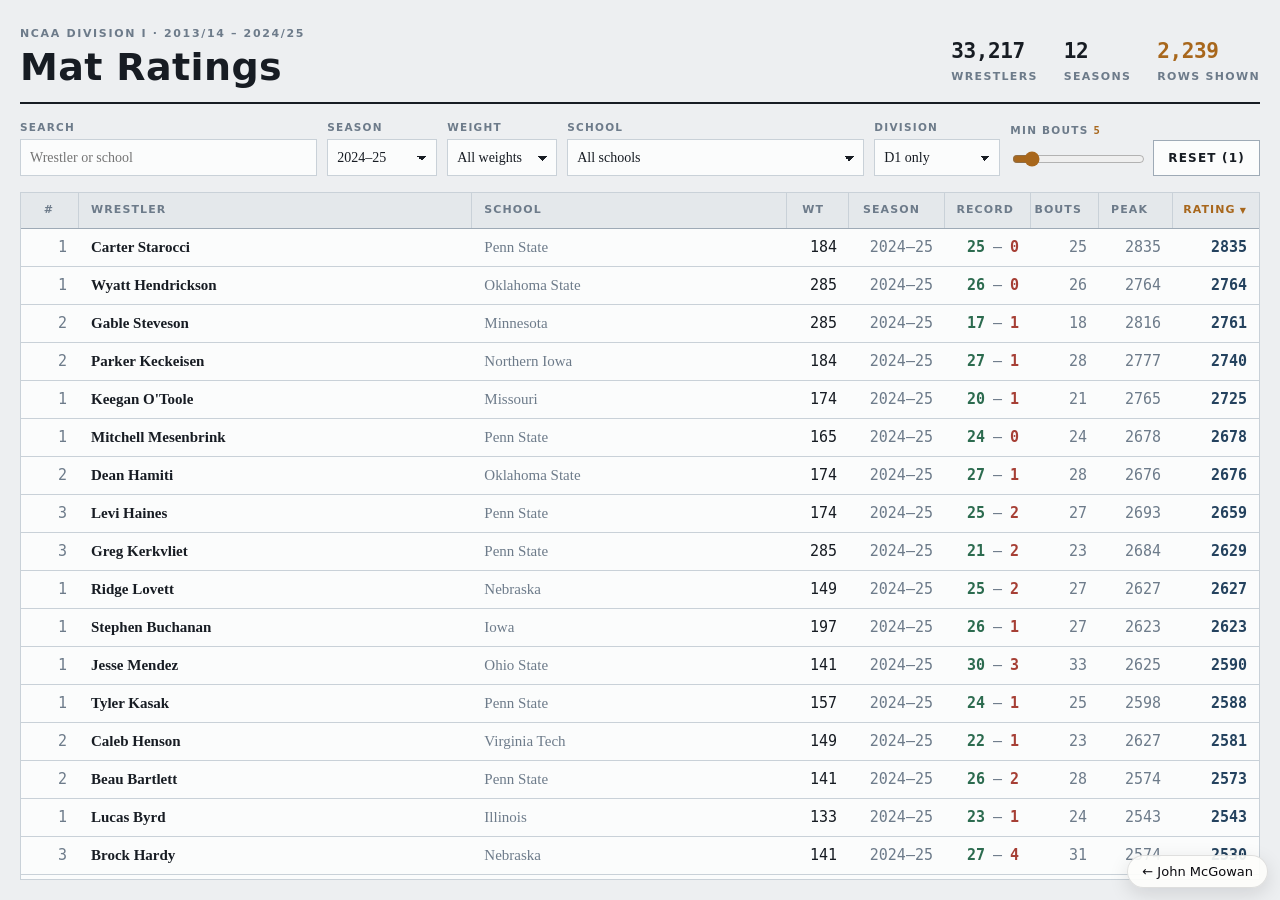
<file: wrestlelo/index.html>
<!doctype html>
<html lang="en">
  <head>
    <meta charset="UTF-8" />
    <meta name="viewport" content="width=device-width, initial-scale=1.0" />
    <title>wrestlELO · Mat Ratings</title>
    <meta name="description" content="Elo ratings for every NCAA Division I wrestler, 2013/14 to 2024/25. By John McGowan.">
    <script type="module" crossorigin src="./assets/index-fGCgnvLp.js"></script>
    <link rel="stylesheet" crossorigin href="./assets/index-BM3R8mpZ.css">
  </head>
  <body>
    <a href="../#wrestlelo" style="position:fixed;z-index:50;right:12px;bottom:12px;font:500 13px/1 system-ui,sans-serif;color:#0b0b10;background:rgba(253,253,251,.92);border:1px solid rgba(11,11,16,.12);border-radius:999px;padding:9px 14px;text-decoration:none;box-shadow:0 6px 20px rgba(11,11,16,.12)">&larr; John McGowan</a>
    <div id="root"></div>
  </body>
</html>
</file>
<file: wrestlelo/assets/index-BM3R8mpZ.css>
:root{--ground:#EDEFF1;--surface:#FBFCFC;--surface-2:#E4E8EB;--raised:#FFFFFF;--ink:#171C23;--ink-2:#414D5B;--ink-3:#6D7B8A;--rule:#C9D1D8;--rule-strong:#9EAAB6;--mat:#24425E;--accent:#A8671C;--accent-soft:#F2E6D3;--win:#2C6B4F;--loss:#A63F35;--focus:#24425E;--scrim:rgba(23,28,35,.34);--shadow:0 18px 44px rgba(23,28,35,.18);--display:"Avenir Next Condensed","HelveticaNeue-CondensedBold","Arial Narrow", ui-sans-serif,system-ui,sans-serif;--body:Charter,"Bitstream Charter","Sitka Text",Cambria,Georgia,serif;--data:ui-monospace,"SF Mono",SFMono-Regular,Menlo,Consolas,monospace}@media (prefers-color-scheme:dark){:root:not([data-theme=light]){--ground:#12161C;--surface:#1A2029;--surface-2:#232B36;--raised:#202832;--ink:#E8ECF0;--ink-2:#B3BEC9;--ink-3:#7E8B99;--rule:#2E3845;--rule-strong:#47535F;--mat:#8FB4D6;--accent:#D79B4E;--accent-soft:#33291A;--win:#6FBE95;--loss:#E08379;--focus:#8FB4D6;--scrim:rgba(0,0,0,.6);--shadow:0 18px 44px rgba(0,0,0,.5)}}:root[data-theme=dark]{--ground:#12161C;--surface:#1A2029;--surface-2:#232B36;--raised:#202832;--ink:#E8ECF0;--ink-2:#B3BEC9;--ink-3:#7E8B99;--rule:#2E3845;--rule-strong:#47535F;--mat:#8FB4D6;--accent:#D79B4E;--accent-soft:#33291A;--win:#6FBE95;--loss:#E08379;--focus:#8FB4D6;--scrim:rgba(0,0,0,.6);--shadow:0 18px 44px rgba(0,0,0,.5)}*{box-sizing:border-box}html,body,#root{height:100%}body{margin:0;background:var(--ground);color:var(--ink);font-family:var(--body);font-size:15px;line-height:1.5;-webkit-font-smoothing:antialiased}button,input,select{font:inherit;color:inherit}:focus-visible{outline:2px solid var(--focus);outline-offset:2px}.num{font-family:var(--data);font-variant-numeric:tabular-nums}.dim{color:var(--ink-3)}.r{text-align:right;justify-content:flex-end}code{font-family:var(--data);font-size:.9em;background:var(--surface-2);padding:1px 5px}.app{height:100%;display:flex;flex-direction:column;max-width:1320px;margin:0 auto;padding:0 20px 20px}.state{padding:64px 24px;font-family:var(--body)}.state h1{font-family:var(--display);font-size:40px;margin:0 0 10px}.err{color:var(--loss)}.masthead{display:flex;flex-wrap:wrap;gap:20px;align-items:flex-end;justify-content:space-between;padding:26px 0 16px;border-bottom:2px solid var(--ink)}.eyebrow{font-family:var(--display);font-size:11px;font-weight:700;letter-spacing:.15em;text-transform:uppercase;color:var(--ink-3);display:block;margin-bottom:5px}.masthead h1{font-family:var(--display);font-size:38px;font-weight:700;margin:0;letter-spacing:.01em;line-height:1}.totals{display:flex;gap:26px;margin:0}.totals div{display:flex;flex-direction:column-reverse;gap:2px}.totals dt{font-family:var(--display);font-size:11px;font-weight:700;letter-spacing:.12em;text-transform:uppercase;color:var(--ink-3)}.totals dd{margin:0;font-family:var(--data);font-variant-numeric:tabular-nums;font-size:21px;font-weight:600;letter-spacing:-.02em}.totals .hl{color:var(--accent)}.filters{display:flex;flex-wrap:wrap;gap:10px;align-items:flex-end;padding:16px 0}.f{display:flex;flex-direction:column;gap:4px;min-width:110px}.f.grow{flex:1 1 180px}.f>span{font-family:var(--display);font-size:10.5px;font-weight:700;letter-spacing:.12em;text-transform:uppercase;color:var(--ink-3)}.f>span b{font-family:var(--data);color:var(--accent);letter-spacing:0}.f input[type=search],.f select{background:var(--surface);border:1px solid var(--rule);padding:7px 9px;font-size:14px;border-radius:0;width:100%}.f select{-webkit-appearance:none;-moz-appearance:none;appearance:none;padding-right:26px;background-image:linear-gradient(45deg,transparent 50%,currentColor 50%),linear-gradient(135deg,currentColor 50%,transparent 50%);background-position:calc(100% - 14px) 52%,calc(100% - 9px) 52%;background-size:5px 5px,5px 5px;background-repeat:no-repeat}.f input[type=range]{width:100%;accent-color:var(--accent);height:30px}.reset{background:var(--surface);border:1px solid var(--rule-strong);padding:8px 14px;font-family:var(--display);font-size:12px;font-weight:700;letter-spacing:.1em;text-transform:uppercase;cursor:pointer}.reset:hover:not(:disabled){background:var(--accent-soft);border-color:var(--accent)}.reset:disabled{opacity:.4;cursor:default}.table{flex:1;min-height:0;display:flex;flex-direction:column;border:1px solid var(--rule);background:var(--surface)}.thead{display:grid;background:var(--surface-2);border-bottom:1px solid var(--rule-strong)}.th{display:flex;align-items:center;gap:4px;padding:9px 12px;background:none;border:0;border-right:1px solid var(--rule);cursor:pointer;text-align:left;font-family:var(--display);font-size:11px;font-weight:700;letter-spacing:.1em;text-transform:uppercase;color:var(--ink-3)}.th:last-child{border-right:none}.th.r{justify-content:flex-end}.th:hover{color:var(--ink)}.th.on{color:var(--accent)}.caret{font-size:8px;width:8px}.tbody{flex:1;overflow-y:auto;overflow-x:hidden}.tr{display:grid;width:100%;align-items:center;background:none;border:0;border-bottom:1px solid var(--rule);cursor:pointer;text-align:left;padding:0}.tr:hover{background:var(--accent-soft)}.td{padding:0 12px;display:flex;align-items:center;gap:7px;overflow:hidden;white-space:nowrap;text-overflow:ellipsis}.td.name{font-weight:600}.rating{font-weight:700;color:var(--mat)}.w{color:var(--win)}.l{color:var(--loss)}.sep{color:var(--ink-3);font-style:normal;padding:0 1px}.pill{font-family:var(--display);font-size:9.5px;font-weight:700;letter-spacing:.09em;text-transform:uppercase;font-style:normal;color:var(--accent);border:1px solid var(--accent);padding:0 4px;line-height:1.5}.empty{padding:36px 16px;color:var(--ink-3);text-align:center}.scrim{position:fixed;top:0;right:0;bottom:0;left:0;background:var(--scrim);display:flex;justify-content:flex-end;z-index:20}.panel{width:min(560px,100%);background:var(--raised);border-left:1px solid var(--rule-strong);box-shadow:var(--shadow);overflow-y:auto;padding:22px 24px 34px;display:flex;flex-direction:column;gap:20px}@media (prefers-reduced-motion:no-preference){.panel{animation:slide .18s ease-out}@keyframes slide{0%{transform:translate(18px);opacity:.4}to{transform:none;opacity:1}}}.panel-head{display:flex;justify-content:space-between;align-items:flex-start;gap:14px}.panel-head h2{font-family:var(--display);font-size:27px;margin:0;letter-spacing:.01em}.panel-head p{margin:3px 0 0;display:flex;align-items:center;gap:8px;flex-wrap:wrap}.close{background:none;border:1px solid var(--rule);width:30px;height:30px;font-size:19px;line-height:1;cursor:pointer;color:var(--ink-3);flex:none}.close:hover{color:var(--ink);border-color:var(--rule-strong)}.panel-totals{gap:22px;padding-bottom:4px;border-bottom:1px solid var(--rule)}.panel-totals dd{font-size:19px}.chart{margin:0}.chart figcaption{font-family:var(--display);font-size:10.5px;font-weight:700;letter-spacing:.12em;text-transform:uppercase;color:var(--ink-3);margin-bottom:6px}.chart svg{width:100%;height:auto;display:block}.grid{stroke:var(--rule);stroke-width:1}.ytick,.xtick{font-family:var(--data);font-size:9.5px;fill:var(--ink-3)}.line{stroke:var(--mat);stroke-width:2;stroke-linejoin:round;stroke-linecap:round}.stem{stroke:var(--accent);stroke-width:1.5;opacity:.6}.dot{fill:var(--mat)}.peak{fill:var(--accent)}.legend{display:flex;align-items:center;gap:6px;margin:6px 0 0;font-size:12px;color:var(--ink-3)}.key{width:9px;height:9px;border-radius:50%;display:inline-block}.dot-key{background:var(--mat)}.peak-key{background:var(--accent);margin-left:12px}.career{display:flex;flex-direction:column;border:1px solid var(--rule)}.crow{display:grid;grid-template-columns:78px 1fr 44px 74px 56px 58px;gap:8px;padding:7px 12px;border-bottom:1px solid var(--rule);align-items:center;font-size:14px}.crow:last-child{border-bottom:none}.crow span{overflow:hidden;white-space:nowrap;text-overflow:ellipsis}.chead{background:var(--surface-2);font-family:var(--display);font-size:10.5px;font-weight:700;letter-spacing:.1em;text-transform:uppercase;color:var(--ink-3)}@media (max-width:760px){.masthead{align-items:flex-start}.totals{gap:18px}.thead,.tr{font-size:13.5px}}.pill.alt{color:var(--ink-3);border-color:var(--rule-strong)}.sec{font-family:var(--display);font-size:11px;font-weight:700;letter-spacing:.12em;text-transform:uppercase;color:var(--ink-3);margin:0 0 8px;display:flex;gap:10px;align-items:baseline;flex-wrap:wrap}.sec .hint{font-family:var(--body);font-size:12px;font-weight:400;letter-spacing:0;text-transform:none;color:var(--ink-3);opacity:.85}.small{font-size:13.5px}.matches{display:flex;flex-direction:column;gap:0}.match{display:grid;grid-template-columns:26px 1fr;gap:11px;align-items:start;padding:9px 12px;border:1px solid var(--rule);border-bottom:none;background:var(--surface)}.match:last-child{border-bottom:1px solid var(--rule)}.match .wl{margin-top:2px}.m-main{min-width:0;display:flex;flex-direction:column;gap:2px}.m-top{margin:0;display:flex;gap:9px;align-items:baseline;flex-wrap:wrap;font-size:14.5px}.m-sub{margin:0;font-size:12.5px}.m-tags{margin:3px 0 0;display:flex;gap:5px;flex-wrap:wrap}.tag{font-family:var(--display);font-size:9.5px;font-weight:700;letter-spacing:.09em;text-transform:uppercase;font-style:normal;color:var(--accent);background:var(--accent-soft);border:1px solid var(--accent);padding:1px 5px;line-height:1.5}
</file>
